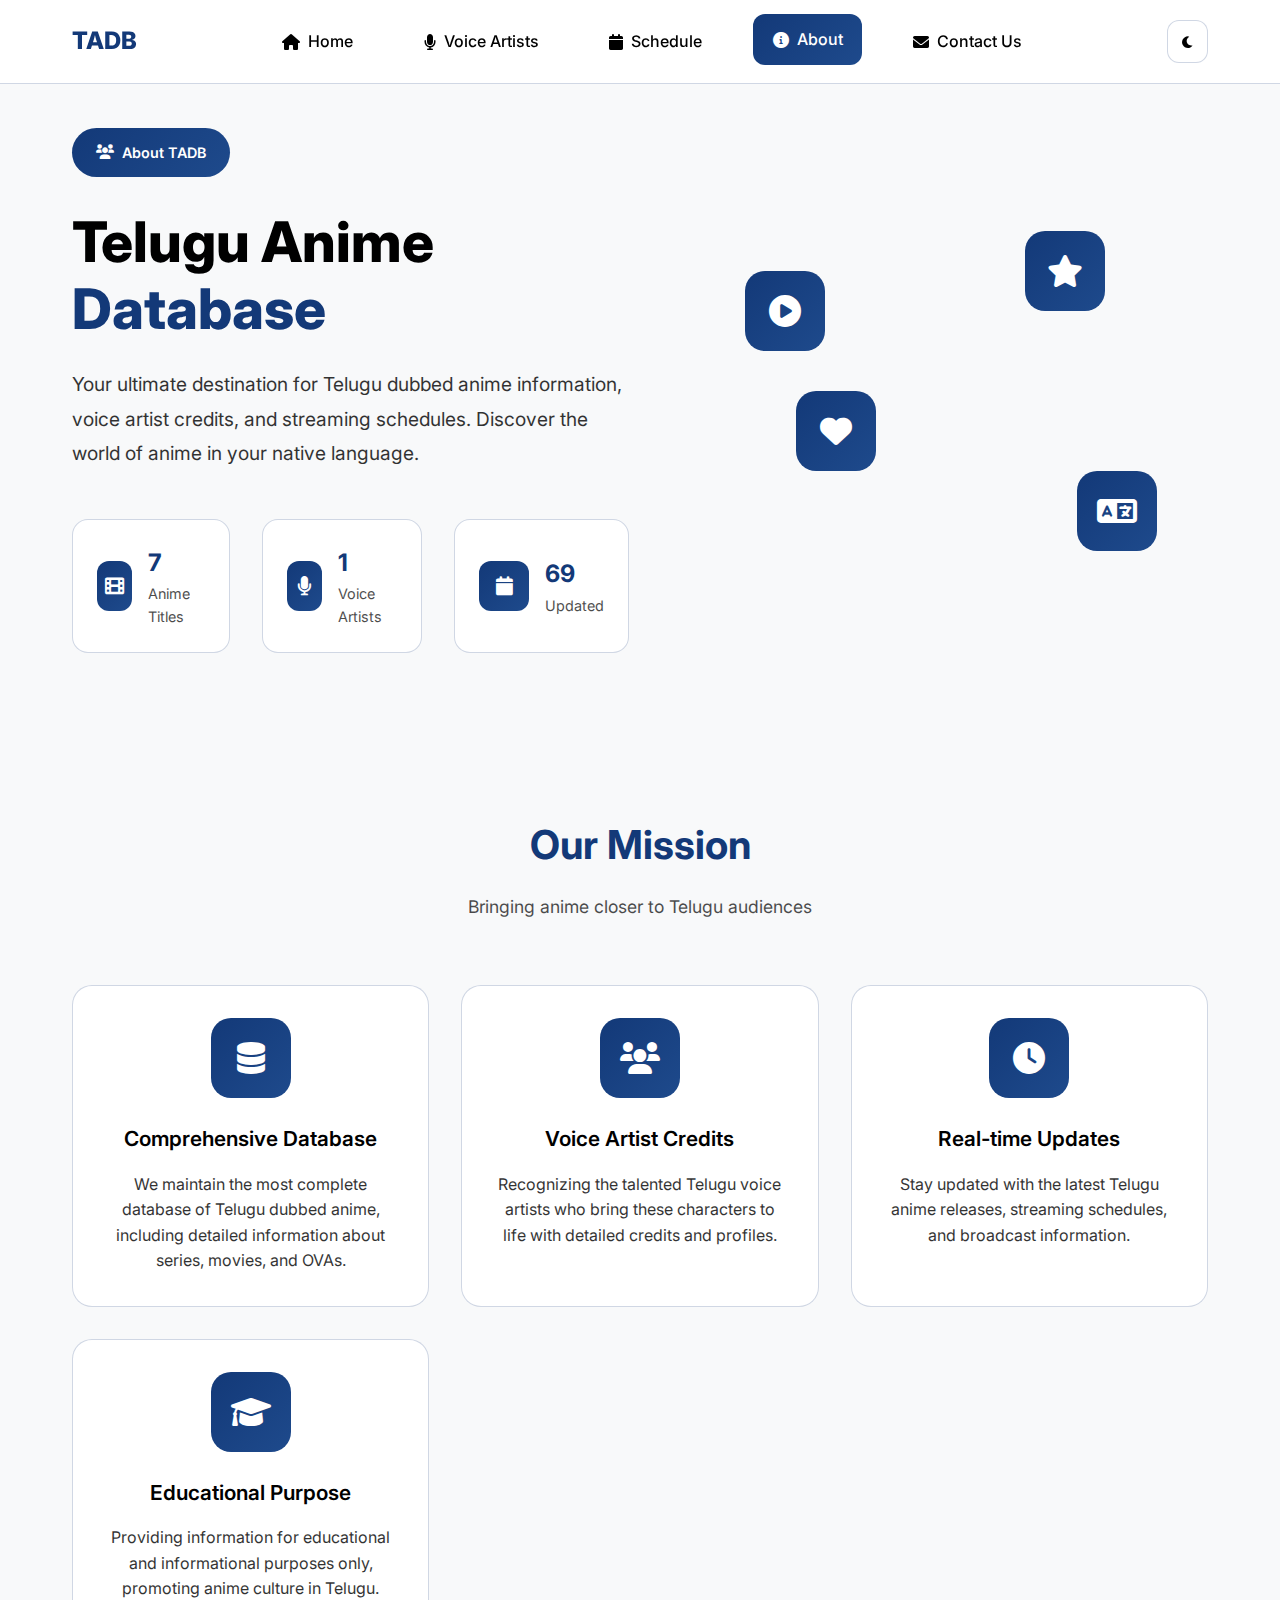
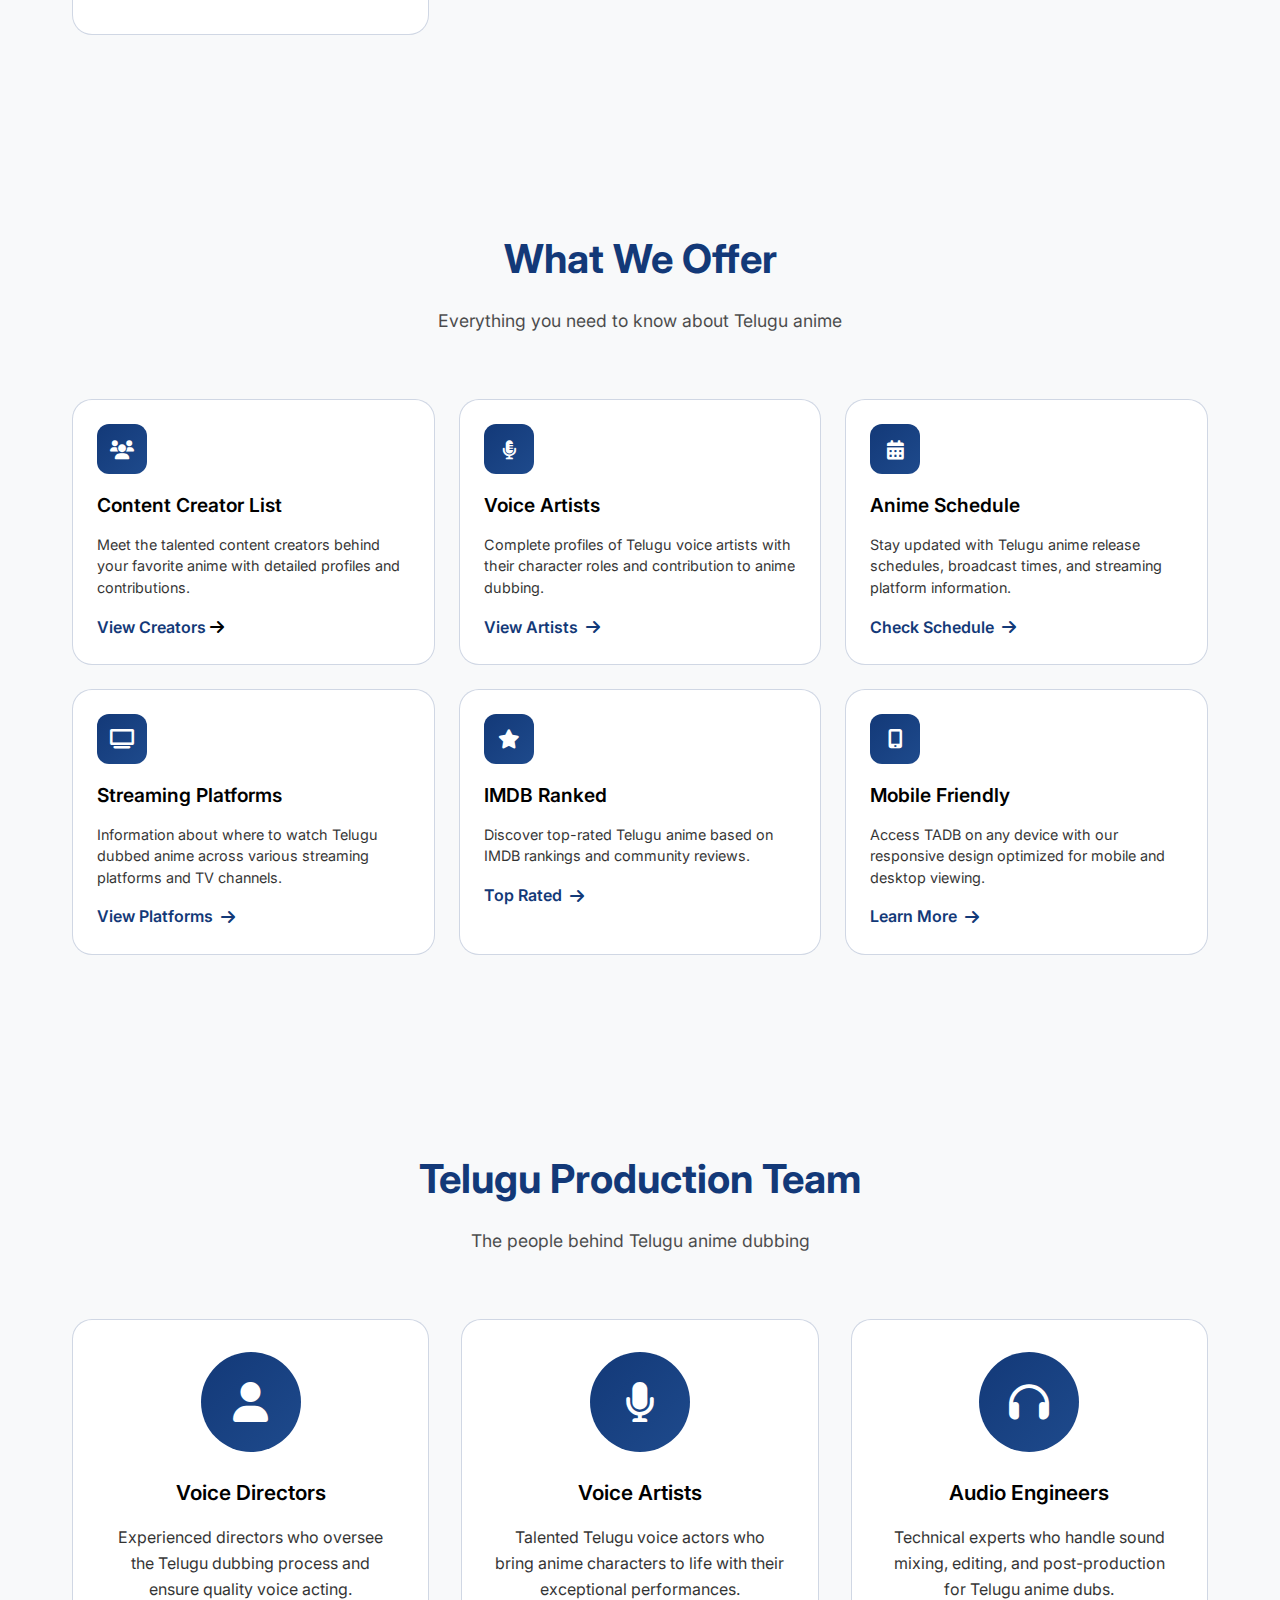
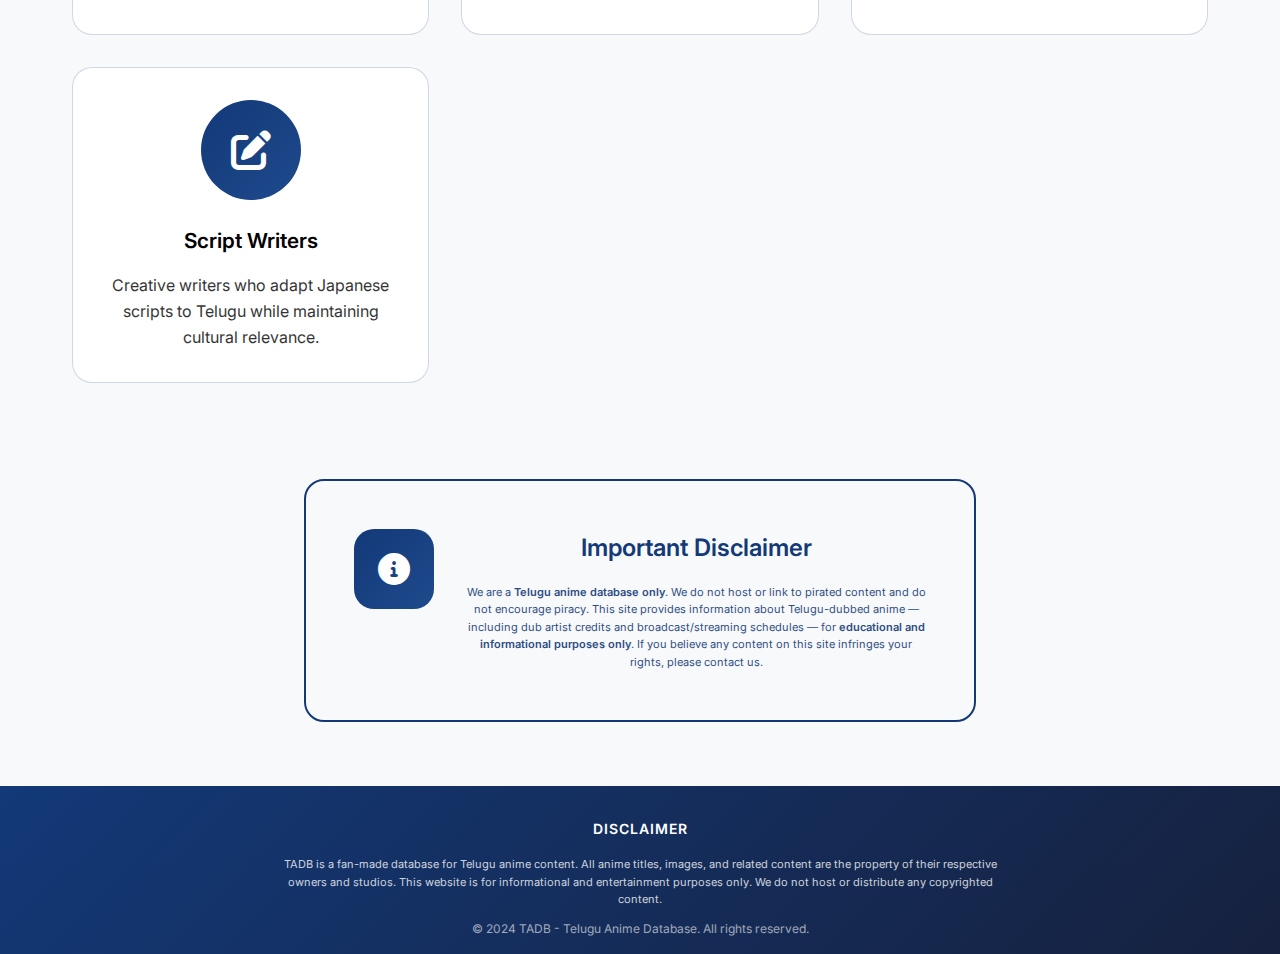
<file: about-us.html>
<!DOCTYPE html>
<html lang="en">

<head>
    <meta charset="UTF-8">
    <meta name="viewport" content="width=device-width, initial-scale=1.0">
    <title>About Us - TADB - Telugu Anime Database</title>
    <link rel="stylesheet" href="about-us-styles.css">
    <link href="https://cdnjs.cloudflare.com/ajax/libs/font-awesome/6.0.0/css/all.min.css" rel="stylesheet">
    <link rel="preconnect" href="https://fonts.googleapis.com">
    <link rel="preconnect" href="https://fonts.gstatic.com" crossorigin>
    <link href="https://fonts.googleapis.com/css2?family=Inter:wght@300;400;500;600;700;800&display=swap" rel="stylesheet">
    <style>
        /* Font loading optimization */
        @font-face {
            font-family: 'Inter';
            font-display: swap;
        }
    </style>
</head>

<body>
    <!-- Navigation -->
    <nav class="navbar">
        <div class="nav-container">
            <div class="nav-left">
                <button class="menu-toggle" id="menuToggle">
                    <i class="fas fa-bars"></i>
                </button>
                <a href="index.html" class="logo">TADB</a>
            </div>

            <div class="nav-center desktop-nav">
                <a href="index.html" class="nav-link">
                    <i class="fas fa-home nav-icon"></i>
                    <span>Home</span>
                </a>
                <a href="voice-artists-real.html" class="nav-link">
                    <i class="fas fa-microphone nav-icon"></i>
                    <span>Voice Artists</span>
                </a>
                <a href="anime-schedule.html" class="nav-link">
                    <i class="fas fa-calendar nav-icon"></i>
                    <span>Schedule</span>
                </a>
                <a href="about-us.html" class="nav-link active">
                    <i class="fas fa-info-circle nav-icon"></i>
                    <span>About</span>
                </a>
                <a href="contact-us.html" class="nav-link">
                    <i class="fas fa-envelope nav-icon"></i>
                    <span>Contact Us</span>
                </a>
            </div>

            <div class="nav-right">
                <button class="theme-toggle" id="themeToggle">
                    <i class="fas fa-moon"></i>
                </button>
            </div>
        </div>

        <!-- Mobile Menu -->
        <div class="mobile-menu" id="mobileMenu">
            <a href="index.html" class="mobile-nav-link">
                <i class="fas fa-home mobile-nav-icon"></i>
                <span>Home</span>
            </a>
            <a href="voice-artists-real.html" class="mobile-nav-link">
                <i class="fas fa-microphone mobile-nav-icon"></i>
                <span>Voice Artists</span>
            </a>
            <a href="anime-schedule.html" class="mobile-nav-link">
                <i class="fas fa-calendar mobile-nav-icon"></i>
                <span>Schedule</span>
            </a>
            <a href="about-us.html" class="mobile-nav-link active">
                <i class="fas fa-info-circle mobile-nav-icon"></i>
                <span>About</span>
            </a>
            <a href="contact-us.html" class="mobile-nav-link">
                <i class="fas fa-envelope mobile-nav-icon"></i>
                <span>Contact Us</span>
            </a>
        </div>
    </nav>

    <!-- Hero Section -->
    <section class="about-hero">
        <div class="hero-container">
            <div class="hero-content">
                <div class="hero-badge">
                    <i class="fas fa-users"></i>
                    <span>About TADB</span>
                </div>
                <h1 class="hero-title">
                    Telugu Anime
                    <span class="hero-highlight">Database</span>
                </h1>
                <p class="hero-description">
                    Your ultimate destination for Telugu dubbed anime information, voice artist credits, 
                    and streaming schedules. Discover the world of anime in your native language.
                </p>
                <div class="hero-stats">
                    <div class="stat-card">
                        <div class="stat-icon">
                            <i class="fas fa-film"></i>
                        </div>
                        <div class="stat-info">
                            <span class="stat-number" id="totalPosts">25</span>
                            <span class="stat-label">Anime Titles</span>
                        </div>
                    </div>
                    <div class="stat-card">
                        <div class="stat-icon">
                            <i class="fas fa-microphone"></i>
                        </div>
                        <div class="stat-info">
                            <span class="stat-number" id="totalArtists">5</span>
                            <span class="stat-label">Voice Artists</span>
                        </div>
                    </div>
                    <div class="stat-card">
                        <div class="stat-icon">
                            <i class="fas fa-calendar"></i>
                        </div>
                        <div class="stat-info">
                            <span class="stat-number">24/7</span>
                            <span class="stat-label">Updated</span>
                        </div>
                    </div>
                </div>
            </div>
            <div class="hero-visual">
                <div class="floating-elements">
                    <div class="float-element element-1">
                        <i class="fas fa-play-circle"></i>
                    </div>
                    <div class="float-element element-2">
                        <i class="fas fa-star"></i>
                    </div>
                    <div class="float-element element-3">
                        <i class="fas fa-heart"></i>
                    </div>
                    <div class="float-element element-4">
                        <i class="fas fa-language"></i>
                    </div>
                </div>
            </div>
        </div>
    </section>

    <!-- Mission Section -->
    <section class="mission-section">
        <div class="container">
            <div class="section-header">
                <h2 class="section-title">Our Mission</h2>
                <p class="section-subtitle">Bringing anime closer to Telugu audiences</p>
            </div>
            <div class="mission-grid">
                <div class="mission-card">
                    <div class="mission-icon">
                        <i class="fas fa-database"></i>
                    </div>
                    <h3>Comprehensive Database</h3>
                    <p>We maintain the most complete database of Telugu dubbed anime, including detailed information about series, movies, and OVAs.</p>
                </div>
                <div class="mission-card">
                    <div class="mission-icon">
                        <i class="fas fa-users"></i>
                    </div>
                    <h3>Voice Artist Credits</h3>
                    <p>Recognizing the talented Telugu voice artists who bring these characters to life with detailed credits and profiles.</p>
                </div>
                <div class="mission-card">
                    <div class="mission-icon">
                        <i class="fas fa-clock"></i>
                    </div>
                    <h3>Real-time Updates</h3>
                    <p>Stay updated with the latest Telugu anime releases, streaming schedules, and broadcast information.</p>
                </div>
                <div class="mission-card">
                    <div class="mission-icon">
                        <i class="fas fa-graduation-cap"></i>
                    </div>
                    <h3>Educational Purpose</h3>
                    <p>Providing information for educational and informational purposes only, promoting anime culture in Telugu.</p>
                </div>
            </div>
        </div>
    </section>

    <!-- Features Section -->
    <section class="features-section">
        <div class="container">
            <div class="section-header">
                <h2 class="section-title">What We Offer</h2>
                <p class="section-subtitle">Everything you need to know about Telugu anime</p>
            </div>
            <div class="features-grid">
                <div class="feature-item">
                    <div class="feature-content">
                        <div class="feature-icon">
                            <i class="fas fa-users"></i>
                        </div>
                        <h3>Content Creator List</h3>
                        <p>Meet the talented content creators behind your favorite anime with detailed profiles and contributions.</p>
                        <a href="content-creators.html" class="feature-link">
                            <span>View Creators</a><span>
                            <i class="fas fa-arrow-right"></i>
                        </a>
                    </div>
                </div>
                <div class="feature-item">
                    <div class="feature-content">
                        <div class="feature-icon">
                            <i class="fas fa-microphone-alt"></i>
                        </div>
                        <h3>Voice Artists</h3>
                        <p>Complete profiles of Telugu voice artists with their character roles and contribution to anime dubbing.</p>
                        <a href="voice-artists-real.html" class="feature-link">
                            <span>View Artists</span>
                            <i class="fas fa-arrow-right"></i>
                        </a>
                    </div>
                </div>
                <div class="feature-item">
                    <div class="feature-content">
                        <div class="feature-icon">
                            <i class="fas fa-calendar-alt"></i>
                        </div>
                        <h3>Anime Schedule</h3>
                        <p>Stay updated with Telugu anime release schedules, broadcast times, and streaming platform information.</p>
                        <a href="anime-schedule.html" class="feature-link">
                            <span>Check Schedule</span>
                            <i class="fas fa-arrow-right"></i>
                        </a>
                    </div>
                </div>
                <div class="feature-item">
                    <div class="feature-content">
                        <div class="feature-icon">
                            <i class="fas fa-tv"></i>
                        </div>
                        <h3>Streaming Platforms</h3>
                        <p>Information about where to watch Telugu dubbed anime across various streaming platforms and TV channels.</p>
                        <a href="#" class="feature-link">
                            <span>View Platforms</span>
                            <i class="fas fa-arrow-right"></i>
                        </a>
                    </div>
                </div>
                <div class="feature-item">
                    <div class="feature-content">
                        <div class="feature-icon">
                            <i class="fas fa-star"></i>
                        </div>
                        <h3>IMDB Ranked</h3>
                        <p>Discover top-rated Telugu anime based on IMDB rankings and community reviews.</p>
                        <a href="#" class="feature-link">
                            <span>Top Rated</span>
                            <i class="fas fa-arrow-right"></i>
                        </a>
                    </div>
                </div>
                <div class="feature-item">
                    <div class="feature-content">
                        <div class="feature-icon">
                            <i class="fas fa-mobile-alt"></i>
                        </div>
                        <h3>Mobile Friendly</h3>
                        <p>Access TADB on any device with our responsive design optimized for mobile and desktop viewing.</p>
                        <a href="#" class="feature-link">
                            <span>Learn More</span>
                            <i class="fas fa-arrow-right"></i>
                        </a>
                    </div>
                </div>
            </div>
        </div>
    </section>

    <!-- Team Section -->
    <section class="team-section">
        <div class="container">
            <div class="section-header">
                <h2 class="section-title">Telugu Production Team</h2>
                <p class="section-subtitle">The people behind Telugu anime dubbing</p>
            </div>
            <div class="team-grid">
                <div class="team-card">
                    <div class="team-avatar">
                        <i class="fas fa-user"></i>
                    </div>
                    <div class="team-info">
                        <h3>Voice Directors</h3>
                        <p>Experienced directors who oversee the Telugu dubbing process and ensure quality voice acting.</p>
                    </div>
                </div>
                <div class="team-card">
                    <div class="team-avatar">
                        <i class="fas fa-microphone"></i>
                    </div>
                    <div class="team-info">
                        <h3>Voice Artists</h3>
                        <p>Talented Telugu voice actors who bring anime characters to life with their exceptional performances.</p>
                    </div>
                </div>
                <div class="team-card">
                    <div class="team-avatar">
                        <i class="fas fa-headphones"></i>
                    </div>
                    <div class="team-info">
                        <h3>Audio Engineers</h3>
                        <p>Technical experts who handle sound mixing, editing, and post-production for Telugu anime dubs.</p>
                    </div>
                </div>
                <div class="team-card">
                    <div class="team-avatar">
                        <i class="fas fa-edit"></i>
                    </div>
                    <div class="team-info">
                        <h3>Script Writers</h3>
                        <p>Creative writers who adapt Japanese scripts to Telugu while maintaining cultural relevance.</p>
                    </div>
                </div>
            </div>
        </div>
    </section>

    <!-- Disclaimer Section -->
    <section class="disclaimer-section">
        <div class="container">
            <div class="disclaimer-card">
                <div class="disclaimer-icon">
                    <i class="fas fa-info-circle"></i>
                </div>
                <div class="disclaimer-content">
                    <h3>Important Disclaimer</h3>
                    <p>
                        We are a <span class="highlight">Telugu anime database only</span>. We do not host or link to 
                        pirated content and do not encourage piracy. This site provides information about Telugu-dubbed anime 
                        — including dub artist credits and broadcast/streaming schedules — for 
                        <span class="highlight">educational and informational purposes only</span>. 
                        If you believe any content on this site infringes your rights, please contact us.
                    </p>
                </div>
            </div>
        </div>
    </section>

    <!-- Footer -->
    <footer class="footer">
        <div class="disclaimer-section">
            <h4>Disclaimer</h4>
            <p>TADB is a fan-made database for Telugu anime content. All anime titles, images, and related content are
                the property of their respective owners and studios. This website is for informational and entertainment
                purposes only. We do not host or distribute any copyrighted content.</p>
        </div>
        <div class="footer-bottom">
            <p>&copy; 2024 TADB - Telugu Anime Database. All rights reserved.</p>
        </div>
    </footer>

    <script src="theme-manager.js"></script>
    <script src="about-us-script.js"></script>
</body>

</html>
</file>
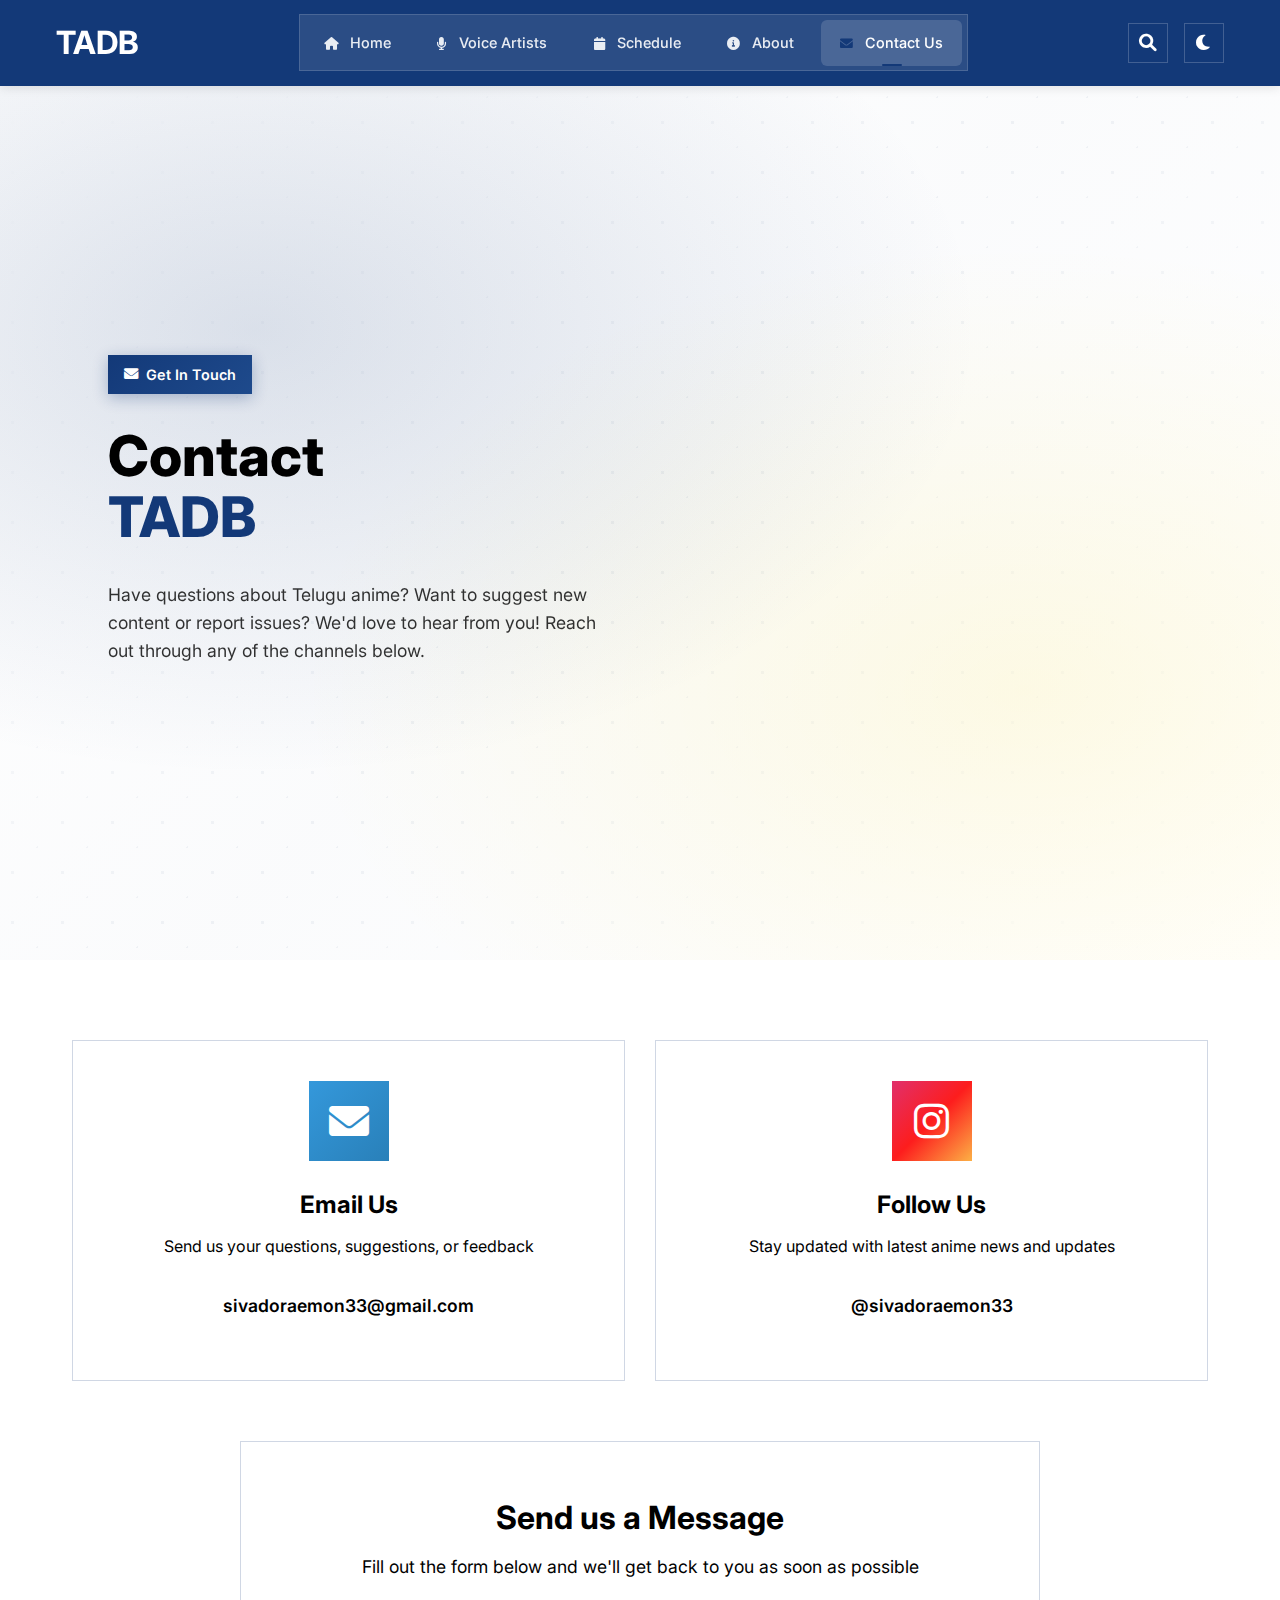
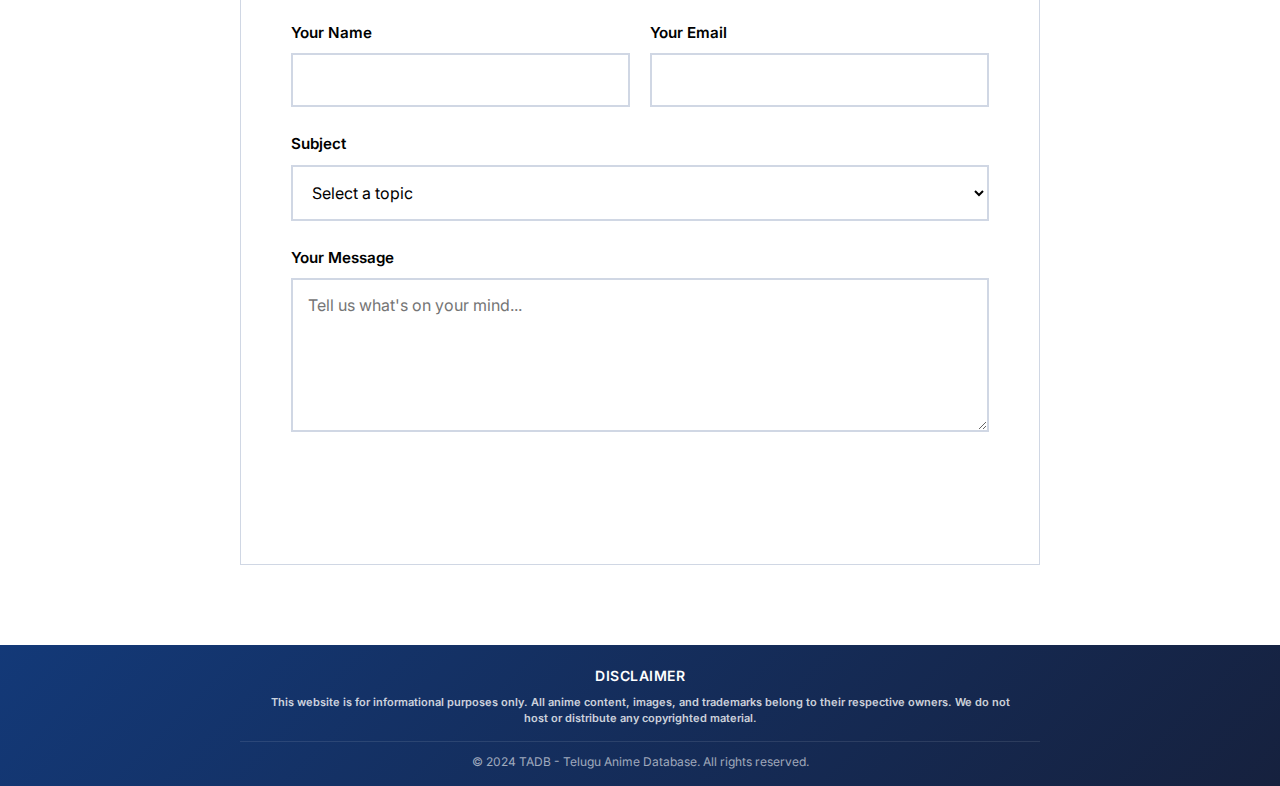
<file: contact-us.html>
<!DOCTYPE html>
<html lang="en">

<head>
    <meta charset="UTF-8">
    <meta name="viewport" content="width=device-width, initial-scale=1.0">
    <title>Contact Us - TADB</title>
    <link rel="preconnect" href="https://fonts.googleapis.com">
    <link rel="preconnect" href="https://fonts.gstatic.com" crossorigin>
    <link href="https://fonts.googleapis.com/css2?family=Inter:wght@300;400;500;600;700;800&display=swap" rel="stylesheet">
    <link rel="stylesheet" href="contact-us-styles.css">
    <link href="https://cdnjs.cloudflare.com/ajax/libs/font-awesome/6.0.0/css/all.min.css" rel="stylesheet">
</head>

<body>
    <!-- Navigation -->
    <nav class="navbar">
        <div class="nav-container">
            <div class="nav-left">
                <button class="menu-toggle" id="menuToggle">
                    <i class="fas fa-bars"></i>
                </button>
                <a href="index.html" class="logo">TADB</a>
            </div>

            <div class="nav-center desktop-nav">
                <a href="index.html" class="nav-link">
                    <i class="fas fa-home nav-icon"></i>
                    <span>Home</span>
                </a>
                <a href="voice-artists-real.html" class="nav-link">
                    <i class="fas fa-microphone nav-icon"></i>
                    <span>Voice Artists</span>
                </a>
                <a href="anime-schedule.html" class="nav-link">
                    <i class="fas fa-calendar nav-icon"></i>
                    <span>Schedule</span>
                </a>
                <a href="about-us.html" class="nav-link">
                    <i class="fas fa-info-circle nav-icon"></i>
                    <span>About</span>
                </a>
                <a href="contact-us.html" class="nav-link active">
                    <i class="fas fa-envelope nav-icon"></i>
                    <span>Contact Us</span>
                </a>
            </div>

            <div class="nav-right">
                <button class="search-toggle" id="searchToggle">
                    <i class="fas fa-search"></i>
                </button>
                <button class="theme-toggle" id="themeToggle">
                    <i class="fas fa-moon"></i>
                </button>
            </div>
        </div>

        <!-- Mobile Menu -->
        <div class="mobile-menu" id="mobileMenu">
            <a href="index.html" class="mobile-nav-link">
                <i class="fas fa-home mobile-nav-icon"></i>
                <span>Home</span>
            </a>
            <a href="voice-artists-real.html" class="mobile-nav-link">
                <i class="fas fa-microphone mobile-nav-icon"></i>
                <span>Voice Artists</span>
            </a>
            <a href="anime-schedule.html" class="mobile-nav-link">
                <i class="fas fa-calendar mobile-nav-icon"></i>
                <span>Schedule</span>
            </a>
            <a href="about-us.html" class="mobile-nav-link">
                <i class="fas fa-info-circle mobile-nav-icon"></i>
                <span>About</span>
            </a>
            <a href="contact-us.html" class="mobile-nav-link active">
                <i class="fas fa-envelope mobile-nav-icon"></i>
                <span>Contact Us</span>
            </a>
        </div>

        <!-- Search Box -->
        <div class="search-box" id="searchBox">
            <div class="search-container">
                <input type="text" placeholder="Search..." class="search-input">
                <i class="fas fa-search search-icon"></i>
                <button class="search-btn">
                    <i class="fas fa-search"></i>
                </button>
            </div>
        </div>
    </nav>

    <!-- Hero Section -->
    <section class="hero">
        <div class="hero-background">
            <div class="hero-pattern"></div>
            <div class="hero-gradient"></div>
        </div>
        <div class="hero-container">
            <div class="hero-content">
                <div class="hero-badge">
                    <i class="fas fa-envelope"></i>
                    <span>Get In Touch</span>
                </div>
                <h1 class="hero-title">
                    Contact
                    <span class="hero-highlight">TADB</span>
                </h1>
                <p class="hero-description">
                    Have questions about Telugu anime? Want to suggest new content or report issues? 
                    We'd love to hear from you! Reach out through any of the channels below.
                </p>
            </div>
        </div>
    </section>

    <!-- Contact Section -->
    <section class="contact-section">
        <div class="contact-container">
            <div class="contact-grid">
                <!-- Contact Cards -->
                <div class="contact-card email-card">
                    <div class="contact-icon">
                        <i class="fas fa-envelope"></i>
                    </div>
                    <div class="contact-info">
                        <h3>Email Us</h3>
                        <p>Send us your questions, suggestions, or feedback</p>
                        <a href="mailto:sivadoraemon33@gmail.com" class="contact-link">
                            sivadoraemon33@gmail.com
                        </a>
                    </div>
                </div>

                <div class="contact-card instagram-card">
                    <div class="contact-icon">
                        <i class="fab fa-instagram"></i>
                    </div>
                    <div class="contact-info">
                        <h3>Follow Us</h3>
                        <p>Stay updated with latest anime news and updates</p>
                        <a href="https://instagram.com/sivadoraemon33" target="_blank" class="contact-link">
                            @sivadoraemon33
                        </a>
                    </div>
                </div>
            </div>

            <!-- Contact Form -->
            <div class="contact-form-section">
                <div class="form-header">
                    <h2>Send us a Message</h2>
                    <p>Fill out the form below and we'll get back to you as soon as possible</p>
                </div>
                
                <form class="contact-form" id="contactForm">
                    <div class="form-row">
                        <div class="form-group">
                            <label for="name">Your Name</label>
                            <input type="text" id="name" name="name" required>
                        </div>
                        <div class="form-group">
                            <label for="email">Your Email</label>
                            <input type="email" id="email" name="email" required>
                        </div>
                    </div>
                    
                    <div class="form-group">
                        <label for="subject">Subject</label>
                        <select id="subject" name="subject" required>
                            <option value="">Select a topic</option>
                            <option value="general">General Inquiry</option>
                            <option value="suggestion">Content Suggestion</option>
                            <option value="bug">Report a Bug</option>
                            <option value="feedback">Feedback</option>
                            <option value="other">Other</option>
                        </select>
                    </div>
                    
                    <div class="form-group">
                        <label for="message">Your Message</label>
                        <textarea id="message" name="message" rows="6" required placeholder="Tell us what's on your mind..."></textarea>
                    </div>
                    
                    <button type="submit" class="submit-btn">
                        <i class="fas fa-paper-plane"></i>
                        Send Message
                    </button>
                </form>
            </div>
        </div>
    </section>

    <!-- Footer -->
    <footer class="footer">
        <div class="disclaimer-section">
            <h4>Disclaimer</h4>
            <p>This website is for informational purposes only. All anime content, images, and trademarks belong to their respective owners. We do not host or distribute any copyrighted material.</p>
        </div>
        <div class="footer-bottom">
            <p>&copy; 2024 TADB - Telugu Anime Database. All rights reserved.</p>
        </div>
    </footer>

    <script src="theme-manager.js"></script>
    <script src="contact-us-script.js"></script>
</body>

</html>
</file>
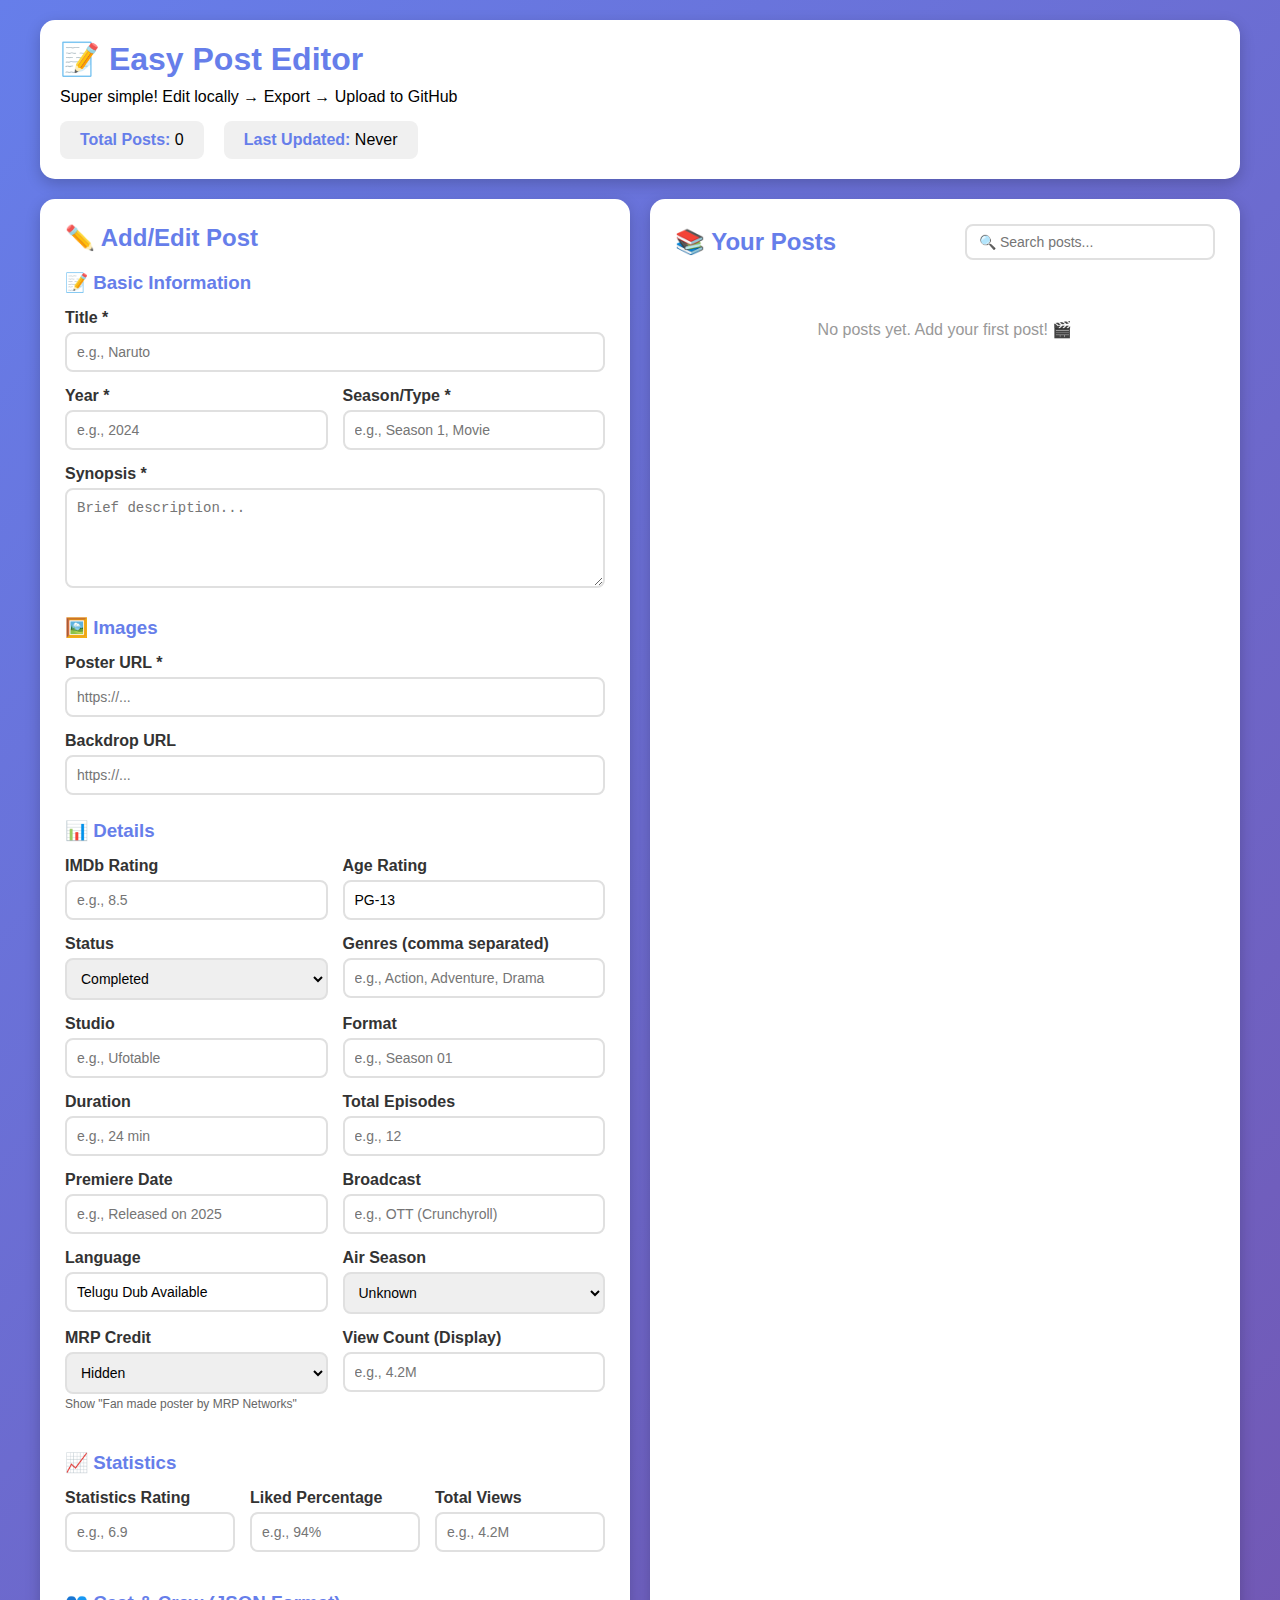
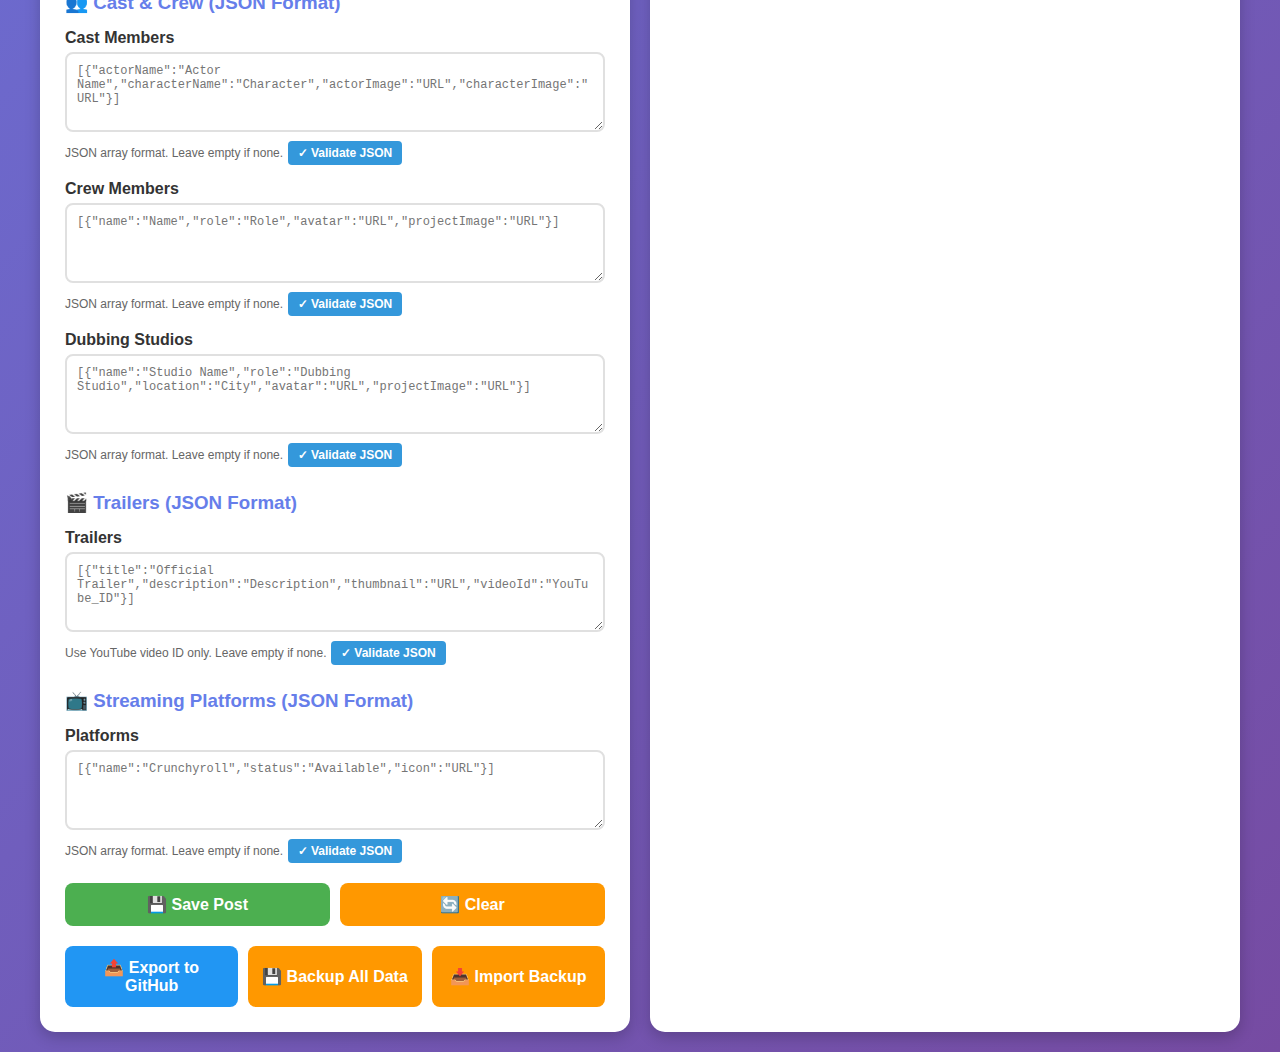
<file: easy-post-editor.html>
<!DOCTYPE html>
<html lang="en">
<head>
    <meta charset="UTF-8">
    <meta name="viewport" content="width=device-width, initial-scale=1.0">
    <title>📝 Easy Post Editor</title>
    <style>
        * {
            margin: 0;
            padding: 0;
            box-sizing: border-box;
        }

        body {
            font-family: 'Segoe UI', Tahoma, Geneva, Verdana, sans-serif;
            background: linear-gradient(135deg, #667eea 0%, #764ba2 100%);
            min-height: 100vh;
            padding: 20px;
        }

        .container {
            max-width: 1200px;
            margin: 0 auto;
        }

        .header {
            background: white;
            padding: 20px;
            border-radius: 15px;
            margin-bottom: 20px;
            box-shadow: 0 5px 15px rgba(0,0,0,0.2);
        }

        .header h1 {
            color: #667eea;
            margin-bottom: 10px;
        }

        .stats {
            display: flex;
            gap: 20px;
            margin-top: 15px;
        }

        .stat-box {
            background: #f0f0f0;
            padding: 10px 20px;
            border-radius: 8px;
        }

        .stat-box strong {
            color: #667eea;
        }

        .main-content {
            display: grid;
            grid-template-columns: 1fr 1fr;
            gap: 20px;
        }

        .editor-section, .posts-section {
            background: white;
            padding: 25px;
            border-radius: 15px;
            box-shadow: 0 5px 15px rgba(0,0,0,0.2);
        }

        h2 {
            color: #667eea;
            margin-bottom: 20px;
            display: flex;
            align-items: center;
            gap: 10px;
        }

        .form-group {
            margin-bottom: 15px;
        }

        label {
            display: block;
            margin-bottom: 5px;
            color: #333;
            font-weight: 600;
        }

        input, textarea, select {
            width: 100%;
            padding: 10px;
            border: 2px solid #e0e0e0;
            border-radius: 8px;
            font-size: 14px;
            transition: border 0.3s;
        }

        input:focus, textarea:focus, select:focus {
            outline: none;
            border-color: #667eea;
        }

        textarea {
            resize: vertical;
            min-height: 80px;
        }

        .button-group {
            display: flex;
            gap: 10px;
            margin-top: 20px;
        }

        button {
            flex: 1;
            padding: 12px;
            border: none;
            border-radius: 8px;
            font-size: 16px;
            font-weight: 600;
            cursor: pointer;
            transition: transform 0.2s, box-shadow 0.2s;
        }

        button:hover {
            transform: translateY(-2px);
            box-shadow: 0 5px 15px rgba(0,0,0,0.2);
        }

        .btn-save {
            background: #4CAF50;
            color: white;
        }

        .btn-export {
            background: #2196F3;
            color: white;
        }

        .btn-clear {
            background: #ff9800;
            color: white;
        }

        .post-item {
            background: #f9f9f9;
            padding: 15px;
            border-radius: 8px;
            margin-bottom: 15px;
            border-left: 4px solid #667eea;
        }

        .post-header {
            display: flex;
            justify-content: space-between;
            align-items: start;
            margin-bottom: 10px;
        }

        .post-title {
            font-weight: 600;
            color: #333;
            font-size: 16px;
        }

        .post-actions {
            display: flex;
            gap: 5px;
        }

        .btn-small {
            padding: 5px 10px;
            font-size: 12px;
            border-radius: 5px;
            border: none;
            cursor: pointer;
        }

        .btn-edit {
            background: #2196F3;
            color: white;
        }

        .btn-delete {
            background: #f44336;
            color: white;
        }

        .post-info {
            font-size: 13px;
            color: #666;
            margin-top: 5px;
        }

        .empty-state {
            text-align: center;
            padding: 40px;
            color: #999;
        }

        .success-message {
            background: #4CAF50;
            color: white;
            padding: 15px;
            border-radius: 8px;
            margin-bottom: 20px;
            display: none;
        }

        @media (max-width: 768px) {
            .main-content {
                grid-template-columns: 1fr;
            }
        }
    </style>
</head>
<body>
    <div class="container">
        <!-- Header -->
        <div class="header">
            <h1>📝 Easy Post Editor</h1>
            <p>Super simple! Edit locally → Export → Upload to GitHub</p>
            <div class="stats">
                <div class="stat-box">
                    <strong>Total Posts:</strong> <span id="totalPosts">0</span>
                </div>
                <div class="stat-box">
                    <strong>Last Updated:</strong> <span id="lastUpdated">Never</span>
                </div>
            </div>
        </div>

        <!-- Success Message -->
        <div class="success-message" id="successMessage"></div>

        <!-- Main Content -->
        <div class="main-content">
            <!-- Editor Section -->
            <div class="editor-section">
                <h2>✏️ Add/Edit Post</h2>
                
                <form id="postForm">
                    <input type="hidden" id="editingId">
                    
                    <!-- Basic Info -->
                    <h3 style="color: #667eea; margin-bottom: 15px;">📝 Basic Information</h3>
                    
                    <div class="form-group">
                        <label>Title *</label>
                        <input type="text" id="title" required placeholder="e.g., Naruto">
                    </div>

                    <div style="display: grid; grid-template-columns: 1fr 1fr; gap: 15px;">
                        <div class="form-group">
                            <label>Year *</label>
                            <input type="text" id="year" required placeholder="e.g., 2024">
                        </div>
                        
                        <div class="form-group">
                            <label>Season/Type *</label>
                            <input type="text" id="season" required placeholder="e.g., Season 1, Movie">
                        </div>
                    </div>

                    <div class="form-group">
                        <label>Synopsis *</label>
                        <textarea id="synopsis" required placeholder="Brief description..." style="min-height: 100px;"></textarea>
                    </div>

                    <!-- Images -->
                    <h3 style="color: #667eea; margin: 25px 0 15px;">🖼️ Images</h3>
                    
                    <div class="form-group">
                        <label>Poster URL *</label>
                        <input type="url" id="poster" required placeholder="https://...">
                    </div>

                    <div class="form-group">
                        <label>Backdrop URL</label>
                        <input type="url" id="backdrop" placeholder="https://...">
                    </div>

                    <!-- Details -->
                    <h3 style="color: #667eea; margin: 25px 0 15px;">📊 Details</h3>
                    
                    <div style="display: grid; grid-template-columns: 1fr 1fr; gap: 15px;">
                        <div class="form-group">
                            <label>IMDb Rating</label>
                            <input type="text" id="rating" placeholder="e.g., 8.5">
                        </div>
                        
                        <div class="form-group">
                            <label>Age Rating</label>
                            <input type="text" id="ageRating" placeholder="e.g., PG-13" value="PG-13">
                        </div>
                    </div>

                    <div style="display: grid; grid-template-columns: 1fr 1fr; gap: 15px;">
                        <div class="form-group">
                            <label>Status</label>
                            <select id="status">
                                <option value="Completed">Completed</option>
                                <option value="Ongoing">Ongoing</option>
                                <option value="Upcoming">Upcoming</option>
                                <option value="Cancelled">Cancelled</option>
                            </select>
                        </div>
                        
                        <div class="form-group">
                            <label>Genres (comma separated)</label>
                            <input type="text" id="genres" placeholder="e.g., Action, Adventure, Drama">
                        </div>
                    </div>

                    <div style="display: grid; grid-template-columns: 1fr 1fr; gap: 15px;">
                        <div class="form-group">
                            <label>Studio</label>
                            <input type="text" id="studio" placeholder="e.g., Ufotable">
                        </div>
                        
                        <div class="form-group">
                            <label>Format</label>
                            <input type="text" id="format" placeholder="e.g., Season 01">
                        </div>
                    </div>

                    <div style="display: grid; grid-template-columns: 1fr 1fr; gap: 15px;">
                        <div class="form-group">
                            <label>Duration</label>
                            <input type="text" id="duration" placeholder="e.g., 24 min">
                        </div>
                        
                        <div class="form-group">
                            <label>Total Episodes</label>
                            <input type="text" id="totalEpisodes" placeholder="e.g., 12">
                        </div>
                    </div>

                    <div style="display: grid; grid-template-columns: 1fr 1fr; gap: 15px;">
                        <div class="form-group">
                            <label>Premiere Date</label>
                            <input type="text" id="premiereDate" placeholder="e.g., Released on 2025">
                        </div>
                        
                        <div class="form-group">
                            <label>Broadcast</label>
                            <input type="text" id="broadcast" placeholder="e.g., OTT (Crunchyroll)">
                        </div>
                    </div>

                    <div style="display: grid; grid-template-columns: 1fr 1fr; gap: 15px;">
                        <div class="form-group">
                            <label>Language</label>
                            <input type="text" id="language" placeholder="e.g., Telugu Dub Available" value="Telugu Dub Available">
                        </div>
                        
                        <div class="form-group">
                            <label>Air Season</label>
                            <select id="airSeason">
                                <option value="Winter">Winter</option>
                                <option value="Spring">Spring</option>
                                <option value="Summer">Summer</option>
                                <option value="Fall">Fall</option>
                                <option value="Unknown" selected>Unknown</option>
                            </select>
                        </div>
                    </div>

                    <div style="display: grid; grid-template-columns: 1fr 1fr; gap: 15px;">
                        <div class="form-group">
                            <label>MRP Credit</label>
                            <select id="mrp">
                                <option value="none" selected>Hidden</option>
                                <option value="Visible">Visible</option>
                            </select>
                            <small style="color: #666; font-size: 12px;">Show "Fan made poster by MRP Networks"</small>
                        </div>
                        
                        <div class="form-group">
                            <label>View Count (Display)</label>
                            <input type="text" id="viewCount" placeholder="e.g., 4.2M">
                        </div>
                    </div>

                    <!-- Statistics -->
                    <h3 style="color: #667eea; margin: 25px 0 15px;">📈 Statistics</h3>
                    
                    <div style="display: grid; grid-template-columns: 1fr 1fr 1fr; gap: 15px;">
                        <div class="form-group">
                            <label>Statistics Rating</label>
                            <input type="text" id="statRating" placeholder="e.g., 6.9">
                        </div>
                        
                        <div class="form-group">
                            <label>Liked Percentage</label>
                            <input type="text" id="likedPercentage" placeholder="e.g., 94%">
                        </div>
                        
                        <div class="form-group">
                            <label>Total Views</label>
                            <input type="text" id="totalViews" placeholder="e.g., 4.2M">
                        </div>
                    </div>

                    <!-- Cast & Crew -->
                    <h3 style="color: #667eea; margin: 25px 0 15px;">👥 Cast & Crew (JSON Format)</h3>
                    
                    <div class="form-group">
                        <label>Cast Members</label>
                        <textarea id="castData" placeholder='[{"actorName":"Actor Name","characterName":"Character","actorImage":"URL","characterImage":"URL"}]' style="min-height: 80px; font-family: monospace; font-size: 12px;"></textarea>
                        <small style="color: #666; font-size: 12px;">JSON array format. Leave empty if none.</small>
                        <button type="button" onclick="validateJSON('castData')" style="margin-top: 5px; padding: 5px 10px; background: #3498db; color: white; border: none; border-radius: 4px; cursor: pointer; font-size: 12px;">✓ Validate JSON</button>
                    </div>

                    <div class="form-group">
                        <label>Crew Members</label>
                        <textarea id="crewData" placeholder='[{"name":"Name","role":"Role","avatar":"URL","projectImage":"URL"}]' style="min-height: 80px; font-family: monospace; font-size: 12px;"></textarea>
                        <small style="color: #666; font-size: 12px;">JSON array format. Leave empty if none.</small>
                        <button type="button" onclick="validateJSON('crewData')" style="margin-top: 5px; padding: 5px 10px; background: #3498db; color: white; border: none; border-radius: 4px; cursor: pointer; font-size: 12px;">✓ Validate JSON</button>
                    </div>

                    <div class="form-group">
                        <label>Dubbing Studios</label>
                        <textarea id="dubbingStudiosData" placeholder='[{"name":"Studio Name","role":"Dubbing Studio","location":"City","avatar":"URL","projectImage":"URL"}]' style="min-height: 80px; font-family: monospace; font-size: 12px;"></textarea>
                        <small style="color: #666; font-size: 12px;">JSON array format. Leave empty if none.</small>
                        <button type="button" onclick="validateJSON('dubbingStudiosData')" style="margin-top: 5px; padding: 5px 10px; background: #3498db; color: white; border: none; border-radius: 4px; cursor: pointer; font-size: 12px;">✓ Validate JSON</button>
                    </div>

                    <!-- Trailers -->
                    <h3 style="color: #667eea; margin: 25px 0 15px;">🎬 Trailers (JSON Format)</h3>
                    
                    <div class="form-group">
                        <label>Trailers</label>
                        <textarea id="trailersData" placeholder='[{"title":"Official Trailer","description":"Description","thumbnail":"URL","videoId":"YouTube_ID"}]' style="min-height: 80px; font-family: monospace; font-size: 12px;"></textarea>
                        <small style="color: #666; font-size: 12px;">Use YouTube video ID only. Leave empty if none.</small>
                        <button type="button" onclick="validateJSON('trailersData')" style="margin-top: 5px; padding: 5px 10px; background: #3498db; color: white; border: none; border-radius: 4px; cursor: pointer; font-size: 12px;">✓ Validate JSON</button>
                    </div>

                    <!-- Platforms -->
                    <h3 style="color: #667eea; margin: 25px 0 15px;">📺 Streaming Platforms (JSON Format)</h3>
                    
                    <div class="form-group">
                        <label>Platforms</label>
                        <textarea id="platformsData" placeholder='[{"name":"Crunchyroll","status":"Available","icon":"URL"}]' style="min-height: 80px; font-family: monospace; font-size: 12px;"></textarea>
                        <small style="color: #666; font-size: 12px;">JSON array format. Leave empty if none.</small>
                        <button type="button" onclick="validateJSON('platformsData')" style="margin-top: 5px; padding: 5px 10px; background: #3498db; color: white; border: none; border-radius: 4px; cursor: pointer; font-size: 12px;">✓ Validate JSON</button>
                    </div>

                    <div class="button-group">
                        <button type="submit" class="btn-save">💾 Save Post</button>
                        <button type="button" class="btn-clear" onclick="clearForm()">🔄 Clear</button>
                    </div>
                </form>

                <div class="button-group" style="margin-top: 20px;">
                    <button class="btn-export" onclick="exportPosts()">📤 Export to GitHub</button>
                    <button class="btn-clear" onclick="exportBackup()">💾 Backup All Data</button>
                    <button class="btn-clear" onclick="document.getElementById('importFile').click()">📥 Import Backup</button>
                </div>
                <input type="file" id="importFile" accept=".json" style="display: none;" onchange="importBackup(event)">
            </div>

            <!-- Posts List Section -->
            <div class="posts-section">
                <div style="display: flex; justify-content: space-between; align-items: center; margin-bottom: 20px; gap: 15px; flex-wrap: wrap;">
                    <h2 style="margin: 0;">📚 Your Posts</h2>
                    <input type="text" id="searchPosts" placeholder="🔍 Search posts..." style="padding: 8px 12px; border: 2px solid #e0e0e0; border-radius: 8px; width: 250px;">
                </div>
                <div id="postsCount" style="color: #666; font-size: 14px; margin-bottom: 15px;"></div>
                <div id="postsList"></div>
            </div>
        </div>
    </div>

    <script src="easy-posts-manager.js"></script>
    <script>
        // Load posts on page load
        window.addEventListener('DOMContentLoaded', () => {
            loadPosts();
            updateStats();
            
            // Setup search
            document.getElementById('searchPosts').addEventListener('input', (e) => {
                loadPosts(e.target.value);
            });
        });

        // Handle form submission
        document.getElementById('postForm').addEventListener('submit', (e) => {
            e.preventDefault();
            savePost();
        });

        function savePost() {
            const editingId = document.getElementById('editingId').value;
            
            // Helper function to parse JSON safely
            const parseJSON = (str) => {
                if (!str || str.trim() === '') return null;
                try {
                    return JSON.parse(str);
                } catch (e) {
                    return null;
                }
            };
            
            const post = {
                title: document.getElementById('title').value,
                year: document.getElementById('year').value,
                season: document.getElementById('season').value,
                synopsis: document.getElementById('synopsis').value,
                poster: document.getElementById('poster').value,
                backdrop: document.getElementById('backdrop').value || '',
                rating: document.getElementById('rating').value || '',
                ageRating: document.getElementById('ageRating').value || 'PG-13',
                status: document.getElementById('status').value || 'Completed',
                genres: document.getElementById('genres').value || '',
                studio: document.getElementById('studio').value || '',
                format: document.getElementById('format').value || '',
                duration: document.getElementById('duration').value || '',
                totalEpisodes: document.getElementById('totalEpisodes').value || '',
                premiereDate: document.getElementById('premiereDate').value || '',
                broadcast: document.getElementById('broadcast').value || '',
                language: document.getElementById('language').value || 'Telugu Dub Available',
                airSeason: document.getElementById('airSeason').value || 'Unknown',
                mrp: document.getElementById('mrp').value || 'none',
                viewCount: document.getElementById('viewCount').value || ''
            };

            // Add statistics if provided
            const statRating = document.getElementById('statRating').value;
            const likedPercentage = document.getElementById('likedPercentage').value;
            const totalViews = document.getElementById('totalViews').value;
            
            if (statRating || likedPercentage || totalViews) {
                post.statistics = {
                    rating: statRating || '',
                    likedPercentage: likedPercentage || '',
                    totalViews: totalViews || ''
                };
            }

            // Add cast, crew, dubbing studios, trailers, platforms
            const castData = parseJSON(document.getElementById('castData').value);
            const crewData = parseJSON(document.getElementById('crewData').value);
            const dubbingStudiosData = parseJSON(document.getElementById('dubbingStudiosData').value);
            const trailersData = parseJSON(document.getElementById('trailersData').value);
            const platformsData = parseJSON(document.getElementById('platformsData').value);
            
            if (castData) post.cast = castData;
            if (crewData) post.crew = crewData;
            if (dubbingStudiosData) post.dubbingStudios = dubbingStudiosData;
            if (trailersData) post.trailers = trailersData;
            if (platformsData) post.platforms = platformsData;

            if (editingId && editingId.trim() !== '') {
                // Update existing post
                console.log('Updating post with ID:', editingId);
                postsManager.updatePost(editingId, post);
                showMessage('✅ Post updated successfully!');
            } else {
                // Add new post
                console.log('Adding new post');
                postsManager.addPost(post);
                showMessage('✅ Post added successfully!');
            }

            clearForm();
            loadPosts();
            updateStats();
        }

        function loadPosts(searchQuery = '') {
            let posts = postsManager.getAllPosts();
            const container = document.getElementById('postsList');
            const countEl = document.getElementById('postsCount');
            
            const totalPosts = posts.length;

            if (totalPosts === 0) {
                container.innerHTML = '<div class="empty-state">No posts yet. Add your first post! 🎬</div>';
                countEl.textContent = '';
                return;
            }

            // Filter by search
            if (searchQuery.trim()) {
                const query = searchQuery.toLowerCase();
                posts = posts.filter(post => 
                    post.title.toLowerCase().includes(query) ||
                    (post.genres && post.genres.toLowerCase().includes(query)) ||
                    (post.year && post.year.toString().includes(query))
                );
            }

            // Update count
            if (searchQuery.trim()) {
                countEl.textContent = `Showing ${posts.length} of ${totalPosts} posts`;
            } else {
                countEl.textContent = `Total: ${totalPosts} posts`;
            }

            if (posts.length === 0) {
                container.innerHTML = '<div class="empty-state">🔍 No posts found matching your search.</div>';
                return;
            }

            container.innerHTML = posts.map(post => `
                <div class="post-item">
                    <div class="post-header">
                        <div class="post-title">${post.title}</div>
                        <div class="post-actions">
                            <button class="btn-small btn-edit" onclick="editPost('${post.id}')">✏️ Edit</button>
                            <button class="btn-small btn-delete" onclick="deletePost('${post.id}')">🗑️</button>
                        </div>
                    </div>
                    <div class="post-info">
                        ${post.year} • ${post.season} • ${post.genres || 'No genres'} ${post.rating ? '• ⭐ ' + post.rating : ''}
                    </div>
                </div>
            `).join('');
        }

        function editPost(id) {
            const posts = postsManager.getAllPosts();
            const post = posts.find(p => p.id === id);
            
            if (post) {
                // Set editing ID
                document.getElementById('editingId').value = post.id;
                
                // Update form title to show editing mode
                const editorSection = document.querySelector('.editor-section h2');
                editorSection.innerHTML = '✏️ Editing Post: ' + post.title;
                editorSection.style.color = '#f39c12';
                
                // Fill form
                document.getElementById('title').value = post.title || '';
                document.getElementById('year').value = post.year || '';
                document.getElementById('season').value = post.season || '';
                document.getElementById('synopsis').value = post.synopsis || '';
                document.getElementById('poster').value = post.poster || '';
                document.getElementById('backdrop').value = post.backdrop || '';
                document.getElementById('rating').value = post.rating || '';
                document.getElementById('ageRating').value = post.ageRating || 'PG-13';
                document.getElementById('status').value = post.status || 'Completed';
                document.getElementById('genres').value = post.genres || '';
                document.getElementById('studio').value = post.studio || '';
                document.getElementById('format').value = post.format || '';
                document.getElementById('duration').value = post.duration || '';
                document.getElementById('totalEpisodes').value = post.totalEpisodes || '';
                document.getElementById('premiereDate').value = post.premiereDate || '';
                document.getElementById('broadcast').value = post.broadcast || '';
                document.getElementById('language').value = post.language || 'Telugu Dub Available';
                document.getElementById('airSeason').value = post.airSeason || 'Unknown';
                document.getElementById('mrp').value = post.mrp || 'none';
                document.getElementById('viewCount').value = post.viewCount || '';
                
                // Statistics
                if (post.statistics) {
                    document.getElementById('statRating').value = post.statistics.rating || '';
                    document.getElementById('likedPercentage').value = post.statistics.likedPercentage || '';
                    document.getElementById('totalViews').value = post.statistics.totalViews || '';
                } else {
                    document.getElementById('statRating').value = '';
                    document.getElementById('likedPercentage').value = '';
                    document.getElementById('totalViews').value = '';
                }
                
                // Cast, crew, dubbing studios, trailers, platforms
                document.getElementById('castData').value = post.cast ? JSON.stringify(post.cast, null, 2) : '';
                document.getElementById('crewData').value = post.crew ? JSON.stringify(post.crew, null, 2) : '';
                document.getElementById('dubbingStudiosData').value = post.dubbingStudios ? JSON.stringify(post.dubbingStudios, null, 2) : '';
                document.getElementById('trailersData').value = post.trailers ? JSON.stringify(post.trailers, null, 2) : '';
                document.getElementById('platformsData').value = post.platforms ? JSON.stringify(post.platforms, null, 2) : '';
                
                window.scrollTo({ top: 0, behavior: 'smooth' });
                showMessage('✏️ Editing: ' + post.title);
            }
        }

        function deletePost(id) {
            if (confirm('Delete this post?')) {
                postsManager.deletePost(id);
                showMessage('🗑️ Post deleted!');
                loadPosts();
                updateStats();
            }
        }

        function clearForm() {
            document.getElementById('postForm').reset();
            document.getElementById('editingId').value = '';
            
            // Reset form title
            const editorSection = document.querySelector('.editor-section h2');
            editorSection.innerHTML = '✏️ Add/Edit Post';
            editorSection.style.color = '#667eea';
            
            // Clear all textareas
            document.getElementById('castData').value = '';
            document.getElementById('crewData').value = '';
            document.getElementById('dubbingStudiosData').value = '';
            document.getElementById('trailersData').value = '';
            document.getElementById('platformsData').value = '';
        }

        function exportPosts() {
            const count = postsManager.exportToFile();
            showMessage(`📤 Exported ${count} posts! Now upload posts-data.js to GitHub!`);
        }

        function exportBackup() {
            const posts = postsManager.getAllPosts();
            const backup = {
                exportDate: new Date().toISOString(),
                totalPosts: posts.length,
                posts: posts
            };
            
            const blob = new Blob([JSON.stringify(backup, null, 2)], { type: 'application/json' });
            const url = URL.createObjectURL(blob);
            const a = document.createElement('a');
            a.href = url;
            a.download = `posts-backup-${new Date().toISOString().split('T')[0]}.json`;
            a.click();
            URL.revokeObjectURL(url);
            
            showMessage(`💾 Backup created with ${posts.length} posts!`);
        }

        function importBackup(event) {
            const file = event.target.files[0];
            if (!file) return;
            
            const reader = new FileReader();
            reader.onload = (e) => {
                try {
                    const backup = JSON.parse(e.target.result);
                    const posts = backup.posts || backup; // Support both formats
                    
                    if (!Array.isArray(posts)) {
                        showMessage('❌ Invalid backup file format!');
                        return;
                    }
                    
                    // Confirm before importing
                    if (confirm(`Import ${posts.length} posts? This will replace all existing posts!`)) {
                        localStorage.setItem('anime_posts', JSON.stringify(posts));
                        loadPosts();
                        updateStats();
                        showMessage(`✅ Imported ${posts.length} posts successfully!`);
                    }
                } catch (error) {
                    showMessage('❌ Error reading backup file: ' + error.message);
                }
            };
            reader.readAsText(file);
            
            // Reset file input
            event.target.value = '';
        }

        function updateStats() {
            const stats = postsManager.getStats();
            document.getElementById('totalPosts').textContent = stats.total;
            document.getElementById('lastUpdated').textContent = 
                stats.lastUpdated === 'No posts yet' ? 'Never' : new Date(stats.lastUpdated).toLocaleString();
        }

        function showMessage(text) {
            const msg = document.getElementById('successMessage');
            msg.textContent = text;
            msg.style.display = 'block';
            setTimeout(() => {
                msg.style.display = 'none';
            }, 3000);
        }

        // JSON Validation
        function validateJSON(fieldId) {
            const field = document.getElementById(fieldId);
            const value = field.value.trim();
            
            if (!value) {
                showMessage('✅ Empty field is valid!');
                return;
            }
            
            try {
                const parsed = JSON.parse(value);
                // Format it nicely
                field.value = JSON.stringify(parsed, null, 2);
                showMessage('✅ JSON is valid and formatted!');
            } catch (e) {
                showMessage('❌ Invalid JSON: ' + e.message);
            }
        }
    </script>
</body>
</html>
</file>
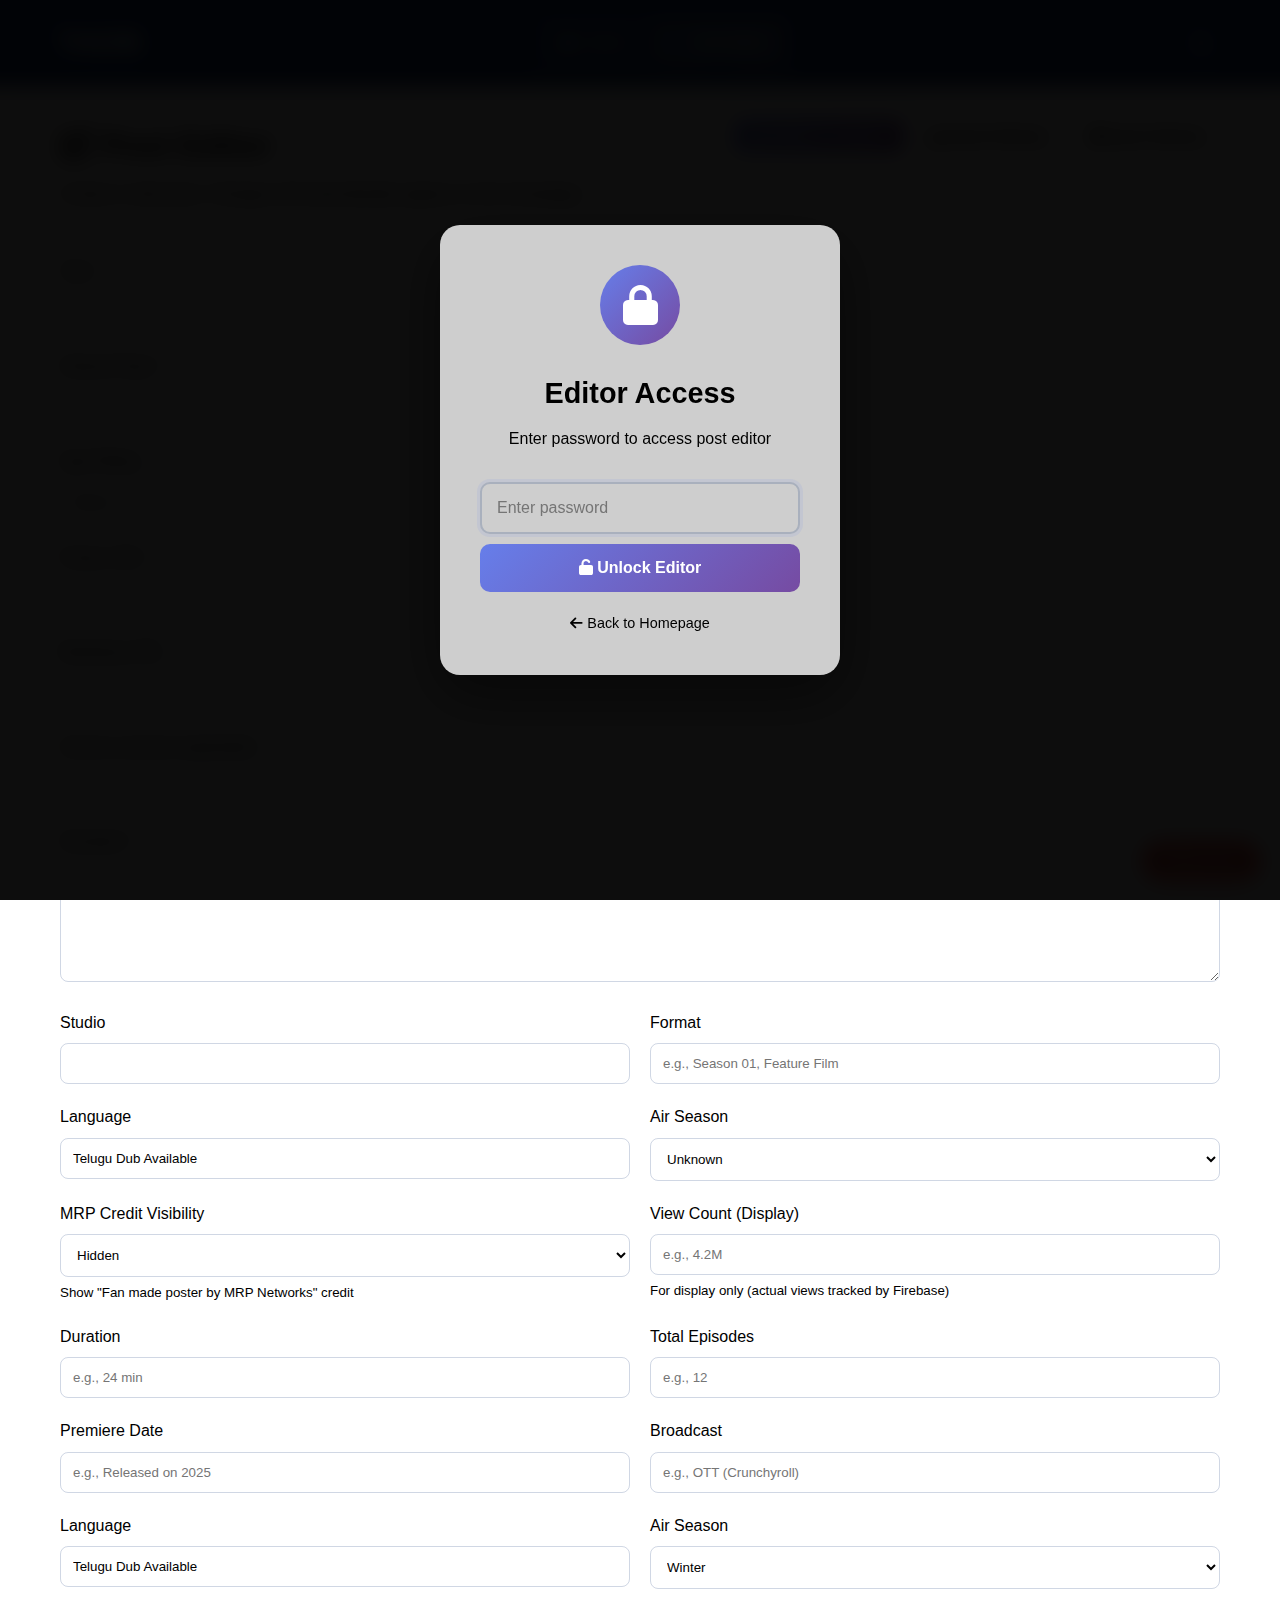
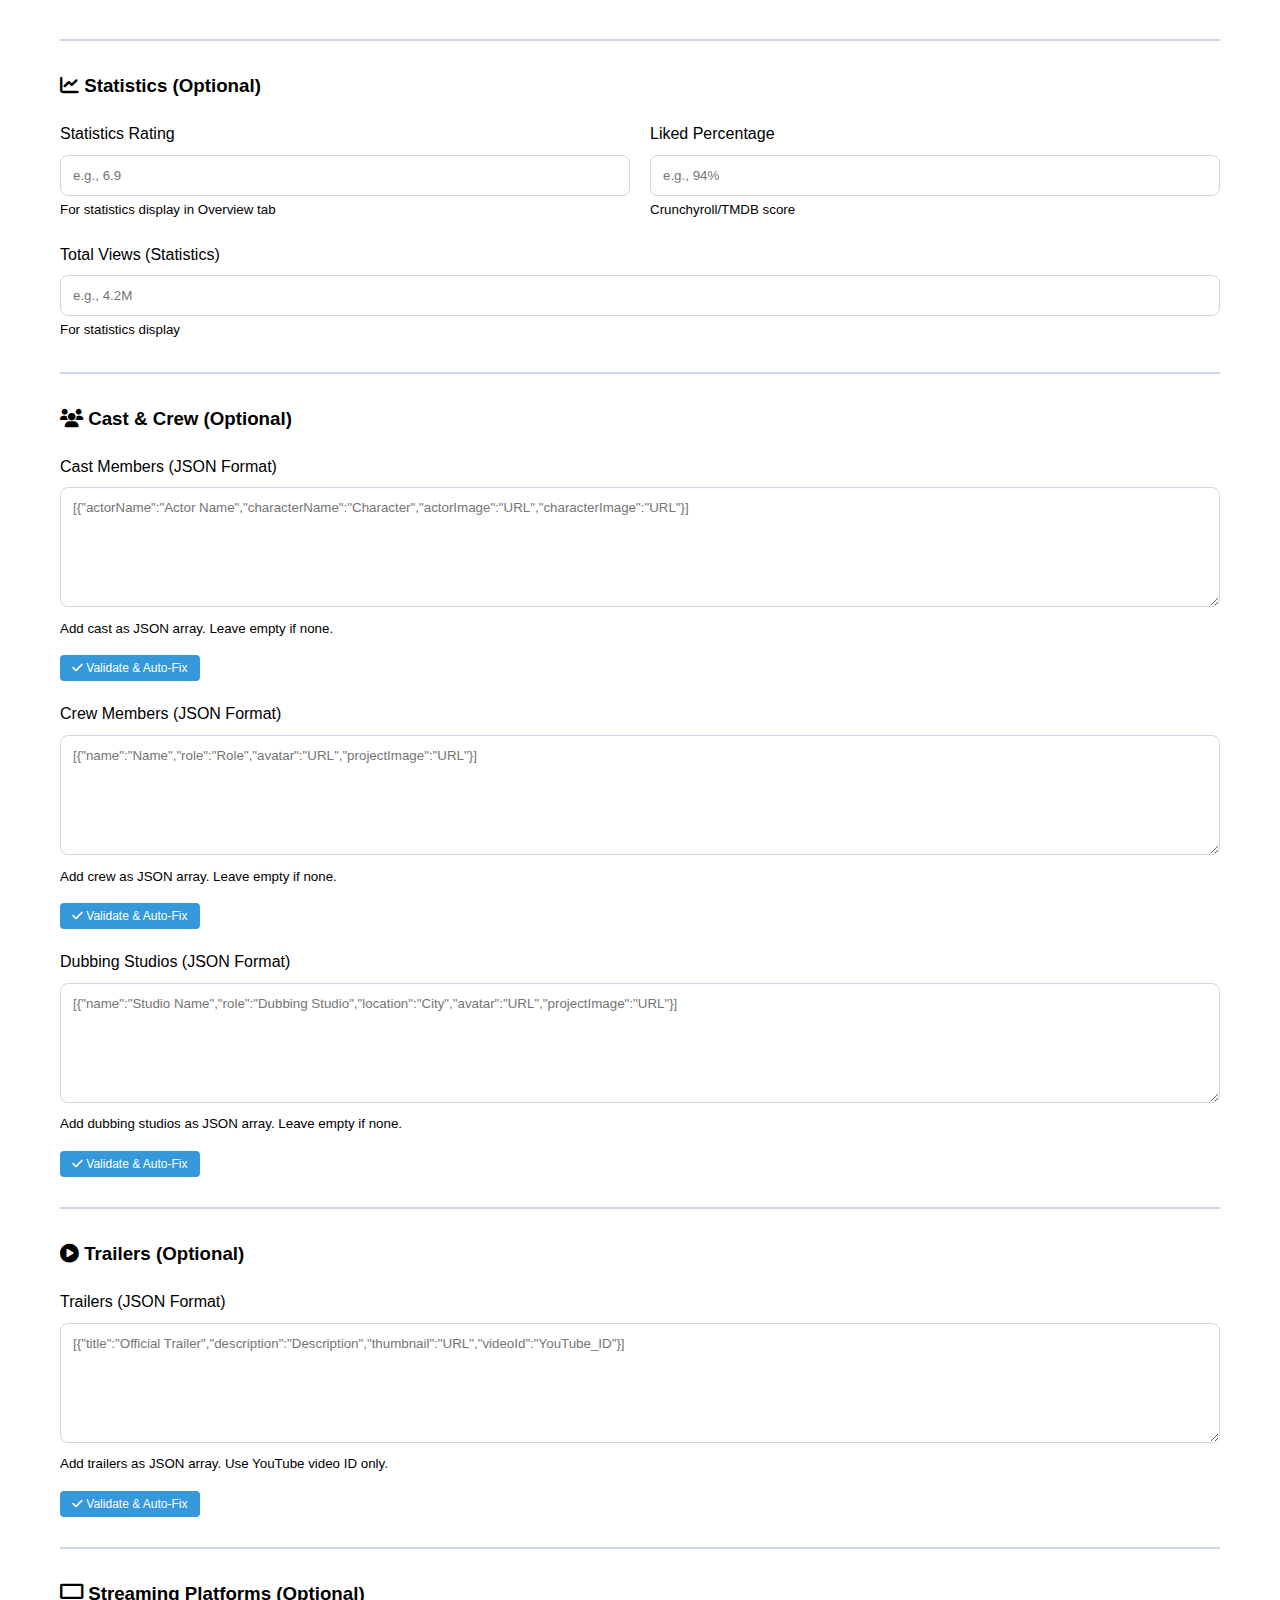
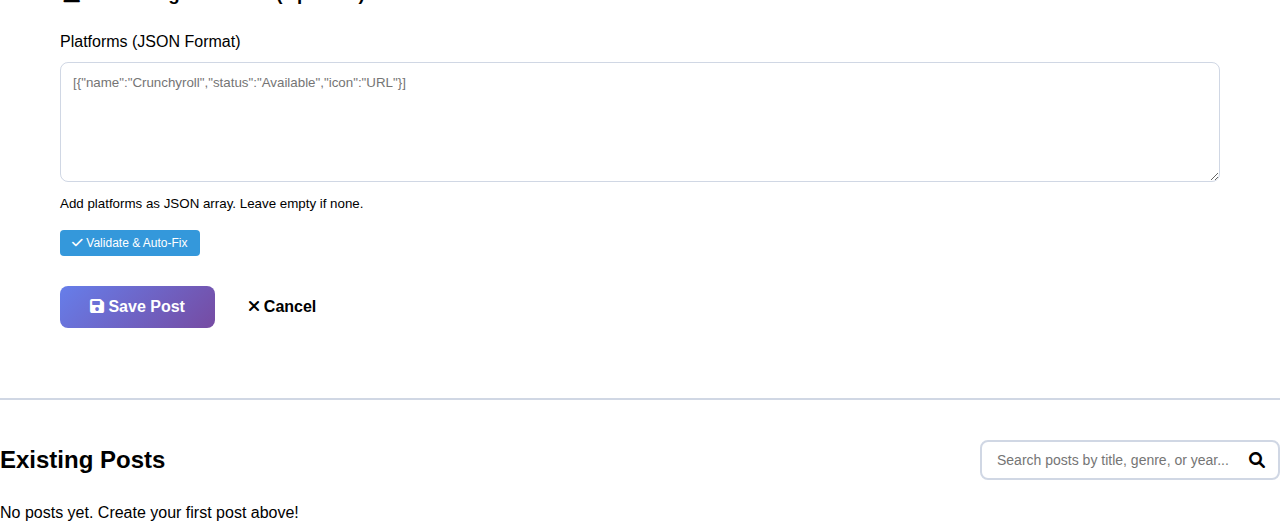
<file: post-editor.html>
<!DOCTYPE html>
<html lang="en">
<head>
    <meta charset="UTF-8">
    <meta name="viewport" content="width=device-width, initial-scale=1.0">
    <title>Post Editor - TADB</title>
    <link rel="stylesheet" href="styles.css">
    <link href="https://cdnjs.cloudflare.com/ajax/libs/font-awesome/6.0.0/css/all.min.css" rel="stylesheet">
    <style>
        .editor-container {
            max-width: 1200px;
            margin: 100px auto 50px;
            padding: 20px;
            background: var(--card-bg);
            border-radius: 12px;
        }
        
        .editor-header {
            margin-bottom: 30px;
            padding-bottom: 20px;
            border-bottom: 2px solid var(--border-color);
        }
        
        .editor-header h1 {
            color: var(--text-primary);
            margin-bottom: 10px;
        }
        
        .editor-header p {
            color: var(--text-muted);
        }
        
        .form-group {
            margin-bottom: 20px;
        }
        
        .form-group label {
            display: block;
            margin-bottom: 8px;
            color: var(--text-primary);
            font-weight: 500;
        }
        
        .form-group input,
        .form-group textarea,
        .form-group select {
            width: 100%;
            padding: 12px;
            background: var(--bg-primary);
            border: 1px solid var(--border-color);
            border-radius: 8px;
            color: var(--text-primary);
            font-family: inherit;
        }
        
        .form-group textarea {
            min-height: 120px;
            resize: vertical;
        }
        
        .form-row {
            display: grid;
            grid-template-columns: repeat(auto-fit, minmax(250px, 1fr));
            gap: 20px;
        }
        
        .btn-group {
            display: flex;
            gap: 15px;
            margin-top: 30px;
        }
        
        .btn {
            padding: 12px 30px;
            border: none;
            border-radius: 8px;
            font-size: 16px;
            font-weight: 600;
            cursor: pointer;
            transition: all 0.3s ease;
        }
        
        .btn-primary {
            background: linear-gradient(135deg, #667eea 0%, #764ba2 100%);
            color: white;
        }
        
        .btn-primary:hover {
            transform: translateY(-2px);
            box-shadow: 0 10px 20px rgba(102, 126, 234, 0.3);
        }
        
        .btn-secondary {
            background: var(--bg-secondary);
            color: var(--text-primary);
        }
        
        .btn-danger {
            background: #e74c3c;
            color: white;
        }
        
        .posts-list {
            margin-top: 40px;
            padding-top: 40px;
            border-top: 2px solid var(--border-color);
        }
        
        .post-item {
            display: flex;
            align-items: center;
            gap: 20px;
            padding: 15px;
            background: var(--bg-secondary);
            border-radius: 8px;
            margin-bottom: 15px;
        }
        
        .post-item img {
            width: 80px;
            height: 120px;
            object-fit: cover;
            border-radius: 6px;
        }
        
        .post-item-info {
            flex: 1;
        }
        
        .post-item-info h3 {
            color: var(--text-primary);
            margin-bottom: 5px;
        }
        
        .post-item-info p {
            color: var(--text-muted);
            font-size: 14px;
        }
        
        .post-item-actions {
            display: flex;
            gap: 10px;
        }
        
        .btn-small {
            padding: 8px 16px;
            font-size: 14px;
        }
        
        .success-message {
            padding: 15px;
            background: #27ae60;
            color: white;
            border-radius: 8px;
            margin-bottom: 20px;
            display: none;
        }
        
        .success-message.show {
            display: block;
        }
        
        .error-message {
            padding: 15px;
            background: #e74c3c;
            color: white;
            border-radius: 8px;
            margin-bottom: 20px;
            display: none;
        }
        
        .error-message.show {
            display: block;
        }
        
        .warning-message {
            padding: 15px;
            background: #f39c12;
            color: white;
            border-radius: 8px;
            margin-bottom: 20px;
            display: none;
        }
        
        .warning-message.show {
            display: block;
        }
        
        .json-validator {
            margin-top: 10px;
        }
        
        .validate-btn {
            padding: 6px 12px;
            background: #3498db;
            color: white;
            border: none;
            border-radius: 4px;
            cursor: pointer;
            font-size: 12px;
            margin-top: 5px;
        }
        
        .validate-btn:hover {
            background: #2980b9;
        }
        
        .json-status {
            display: inline-block;
            margin-left: 10px;
            font-size: 12px;
            padding: 4px 8px;
            border-radius: 4px;
        }
        
        .json-status.valid {
            background: #27ae60;
            color: white;
        }
        
        .json-status.invalid {
            background: #e74c3c;
            color: white;
        }
        
        .json-status.fixed {
            background: #f39c12;
            color: white;
        }
        
        /* Posts Search Styles */
        .posts-search-header {
            display: flex;
            justify-content: space-between;
            align-items: center;
            margin-bottom: 20px;
            gap: 20px;
        }
        
        .posts-search-header h2 {
            margin: 0;
        }
        
        .posts-search-box {
            position: relative;
            width: 300px;
        }
        
        .posts-search-box input {
            width: 100%;
            padding: 10px 40px 10px 15px;
            border: 2px solid var(--border-color);
            border-radius: 8px;
            background: var(--bg-primary);
            color: var(--text-primary);
            font-size: 14px;
            transition: all 0.3s ease;
        }
        
        .posts-search-box input:focus {
            outline: none;
            border-color: var(--accent-primary);
            box-shadow: 0 0 0 3px rgba(102, 126, 234, 0.1);
        }
        
        .posts-search-box i {
            position: absolute;
            right: 15px;
            top: 50%;
            transform: translateY(-50%);
            color: var(--text-muted);
        }
        
        /* Responsive */
        @media (max-width: 768px) {
            .posts-search-header {
                flex-direction: column;
                align-items: flex-start;
            }
            
            .posts-search-box {
                width: 100%;
            }
        }
    </style>
</head>
<body>
    <!-- Navigation -->
    <nav class="navbar">
        <div class="nav-container">
            <div class="nav-left">
                <a href="index.html" class="logo">TADB</a>
            </div>
            <div class="nav-center desktop-nav">
                <a href="index.html" class="nav-link">
                    <i class="fas fa-home nav-icon"></i>
                    <span>Home</span>
                </a>
                <a href="post-editor.html" class="nav-link active">
                    <i class="fas fa-edit nav-icon"></i>
                    <span>Post Editor</span>
                </a>
            </div>
            <div class="nav-right">
                <button class="theme-toggle" id="themeToggle">
                    <i class="fas fa-moon"></i>
                </button>
            </div>
        </div>
    </nav>

    <div class="editor-container">
        <div class="editor-header">
            <div style="display: flex; justify-content: space-between; align-items: start; gap: 20px; flex-wrap: wrap;">
                <div>
                    <h1><i class="fas fa-edit"></i> Post Editor</h1>
                    <p>Create or edit posts. Changes will automatically appear on the homepage.</p>
                </div>
                <div style="display: flex; gap: 10px; flex-wrap: wrap;">
                    <button onclick="publishToGitHub()" class="btn btn-primary btn-small" style="white-space: nowrap;">
                        <i class="fas fa-upload"></i> Publish to GitHub
                    </button>
                    <button onclick="exportAllData()" class="btn btn-secondary btn-small" style="white-space: nowrap;">
                        <i class="fas fa-download"></i> Export Backup
                    </button>
                    <button onclick="document.getElementById('importFile').click()" class="btn btn-secondary btn-small" style="white-space: nowrap;">
                        <i class="fas fa-file-import"></i> Import Backup
                    </button>
                    <input type="file" id="importFile" accept=".json" style="display: none;" onchange="importAllData(event)">
                </div>
            </div>
        </div>

        <div class="success-message" id="successMessage">
            <i class="fas fa-check-circle"></i> Post saved successfully!
        </div>

        <div class="error-message" id="errorMessage">
            <i class="fas fa-exclamation-circle"></i> <span id="errorText"></span>
        </div>

        <div class="warning-message" id="warningMessage">
            <i class="fas fa-exclamation-triangle"></i> <span id="warningText"></span>
        </div>

        <form id="postForm">
            <input type="hidden" id="postId" name="id">
            
            <div class="form-row">
                <div class="form-group">
                    <label for="title">Title *</label>
                    <input type="text" id="title" name="title" required>
                </div>
                
                <div class="form-group">
                    <label for="year">Year *</label>
                    <input type="text" id="year" name="year" required>
                </div>
            </div>

            <div class="form-row">
                <div class="form-group">
                    <label for="season">Season/Type *</label>
                    <input type="text" id="season" name="season" placeholder="e.g., Season 1, Movie" required>
                </div>
                
                <div class="form-group">
                    <label for="rating">IMDb Rating</label>
                    <input type="text" id="rating" name="rating" placeholder="e.g., 8.5">
                </div>
            </div>

            <div class="form-row">
                <div class="form-group">
                    <label for="ageRating">Age Rating</label>
                    <input type="text" id="ageRating" name="ageRating" placeholder="e.g., PG-13, PG-18" value="PG-13">
                </div>
                
                <div class="form-group">
                    <label for="status">Status</label>
                    <select id="status" name="status">
                        <option value="Completed">Completed</option>
                        <option value="Ongoing">Ongoing</option>
                        <option value="Upcoming">Upcoming</option>
                        <option value="Cancelled">Cancelled</option>
                    </select>
                </div>
            </div>

            <div class="form-group">
                <label for="poster">Poster URL *</label>
                <input type="url" id="poster" name="poster" required>
            </div>

            <div class="form-group">
                <label for="backdrop">Backdrop URL</label>
                <input type="url" id="backdrop" name="backdrop">
            </div>

            <div class="form-group">
                <label for="genres">Genres (comma separated)</label>
                <input type="text" id="genres" name="genres" placeholder="e.g., Action, Adventure, Drama">
            </div>

            <div class="form-group">
                <label for="synopsis">Synopsis *</label>
                <textarea id="synopsis" name="synopsis" required></textarea>
            </div>

            <div class="form-row">
                <div class="form-group">
                    <label for="studio">Studio</label>
                    <input type="text" id="studio" name="studio">
                </div>
                
                <div class="form-group">
                    <label for="format">Format</label>
                    <input type="text" id="format" name="format" placeholder="e.g., Season 01, Feature Film">
                </div>
            </div>

            <div class="form-row">
                <div class="form-group">
                    <label for="language">Language</label>
                    <input type="text" id="language" name="language" placeholder="e.g., Telugu Dub Available" value="Telugu Dub Available">
                </div>
                
                <div class="form-group">
                    <label for="airSeason">Air Season</label>
                    <select id="airSeason" name="airSeason">
                        <option value="Winter">Winter</option>
                        <option value="Spring">Spring</option>
                        <option value="Summer">Summer</option>
                        <option value="Fall">Fall</option>
                        <option value="Unknown" selected>Unknown</option>
                    </select>
                </div>
            </div>

            <div class="form-row">
                <div class="form-group">
                    <label for="mrp">MRP Credit Visibility</label>
                    <select id="mrp" name="mrp">
                        <option value="none" selected>Hidden</option>
                        <option value="Visible">Visible</option>
                    </select>
                    <small style="color: var(--text-muted); display: block; margin-top: 5px;">Show "Fan made poster by MRP Networks" credit</small>
                </div>
                
                <div class="form-group">
                    <label for="viewCount">View Count (Display)</label>
                    <input type="text" id="viewCount" name="viewCount" placeholder="e.g., 4.2M">
                    <small style="color: var(--text-muted); display: block; margin-top: 5px;">For display only (actual views tracked by Firebase)</small>
                </div>
            </div>

            <div class="form-row">
                <div class="form-group">
                    <label for="duration">Duration</label>
                    <input type="text" id="duration" name="duration" placeholder="e.g., 24 min">
                </div>
                
                <div class="form-group">
                    <label for="totalEpisodes">Total Episodes</label>
                    <input type="text" id="totalEpisodes" name="totalEpisodes" placeholder="e.g., 12">
                </div>
            </div>

            <div class="form-row">
                <div class="form-group">
                    <label for="premiereDate">Premiere Date</label>
                    <input type="text" id="premiereDate" name="premiereDate" placeholder="e.g., Released on 2025">
                </div>
                
                <div class="form-group">
                    <label for="broadcast">Broadcast</label>
                    <input type="text" id="broadcast" name="broadcast" placeholder="e.g., OTT (Crunchyroll)">
                </div>
            </div>

            <div class="form-row">
                <div class="form-group">
                    <label for="language">Language</label>
                    <input type="text" id="language" name="language" placeholder="e.g., Telugu Dub Available" value="Telugu Dub Available">
                </div>
                
                <div class="form-group">
                    <label for="airSeason">Air Season</label>
                    <select id="airSeason" name="airSeason">
                        <option value="Winter">Winter</option>
                        <option value="Spring">Spring</option>
                        <option value="Summer">Summer</option>
                        <option value="Fall">Fall</option>
                        <option value="Unknown">Unknown</option>
                    </select>
                </div>
            </div>

            <hr style="margin: 30px 0; border: 1px solid var(--border-color);">
            <h3 style="color: var(--text-primary); margin-bottom: 20px;">
                <i class="fas fa-chart-line"></i> Statistics (Optional)
            </h3>

            <div class="form-row">
                <div class="form-group">
                    <label for="statRating">Statistics Rating</label>
                    <input type="text" id="statRating" name="statRating" placeholder="e.g., 6.9">
                    <small style="color: var(--text-muted);">For statistics display in Overview tab</small>
                </div>
                
                <div class="form-group">
                    <label for="likedPercentage">Liked Percentage</label>
                    <input type="text" id="likedPercentage" name="likedPercentage" placeholder="e.g., 94%">
                    <small style="color: var(--text-muted);">Crunchyroll/TMDB score</small>
                </div>
            </div>

            <div class="form-group">
                <label for="totalViews">Total Views (Statistics)</label>
                <input type="text" id="totalViews" name="totalViews" placeholder="e.g., 4.2M">
                <small style="color: var(--text-muted);">For statistics display</small>
            </div>

            <hr style="margin: 30px 0; border: 1px solid var(--border-color);">
            <h3 style="color: var(--text-primary); margin-bottom: 20px;">
                <i class="fas fa-users"></i> Cast & Crew (Optional)
            </h3>

            <div class="form-group">
                <label for="castData">Cast Members (JSON Format)</label>
                <textarea id="castData" name="castData" placeholder='[{"actorName":"Actor Name","characterName":"Character","actorImage":"URL","characterImage":"URL"}]'></textarea>
                <small style="color: var(--text-muted);">Add cast as JSON array. Leave empty if none.</small>
                <div class="json-validator">
                    <button type="button" class="validate-btn" onclick="validateJSON('castData', 'Cast')">
                        <i class="fas fa-check"></i> Validate & Auto-Fix
                    </button>
                    <span id="castStatus" class="json-status" style="display: none;"></span>
                </div>
            </div>

            <div class="form-group">
                <label for="crewData">Crew Members (JSON Format)</label>
                <textarea id="crewData" name="crewData" placeholder='[{"name":"Name","role":"Role","avatar":"URL","projectImage":"URL"}]'></textarea>
                <small style="color: var(--text-muted);">Add crew as JSON array. Leave empty if none.</small>
                <div class="json-validator">
                    <button type="button" class="validate-btn" onclick="validateJSON('crewData', 'Crew')">
                        <i class="fas fa-check"></i> Validate & Auto-Fix
                    </button>
                    <span id="crewStatus" class="json-status" style="display: none;"></span>
                </div>
            </div>

            <div class="form-group">
                <label for="dubbingStudiosData">Dubbing Studios (JSON Format)</label>
                <textarea id="dubbingStudiosData" name="dubbingStudiosData" placeholder='[{"name":"Studio Name","role":"Dubbing Studio","location":"City","avatar":"URL","projectImage":"URL"}]'></textarea>
                <small style="color: var(--text-muted);">Add dubbing studios as JSON array. Leave empty if none.</small>
                <div class="json-validator">
                    <button type="button" class="validate-btn" onclick="validateJSON('dubbingStudiosData', 'Dubbing Studios')">
                        <i class="fas fa-check"></i> Validate & Auto-Fix
                    </button>
                    <span id="dubbingStudiosStatus" class="json-status" style="display: none;"></span>
                </div>
            </div>

            <hr style="margin: 30px 0; border: 1px solid var(--border-color);">
            <h3 style="color: var(--text-primary); margin-bottom: 20px;">
                <i class="fas fa-play-circle"></i> Trailers (Optional)
            </h3>

            <div class="form-group">
                <label for="trailersData">Trailers (JSON Format)</label>
                <textarea id="trailersData" name="trailersData" placeholder='[{"title":"Official Trailer","description":"Description","thumbnail":"URL","videoId":"YouTube_ID"}]'></textarea>
                <small style="color: var(--text-muted);">Add trailers as JSON array. Use YouTube video ID only.</small>
                <div class="json-validator">
                    <button type="button" class="validate-btn" onclick="validateJSON('trailersData', 'Trailers')">
                        <i class="fas fa-check"></i> Validate & Auto-Fix
                    </button>
                    <span id="trailersStatus" class="json-status" style="display: none;"></span>
                </div>
            </div>

            <hr style="margin: 30px 0; border: 1px solid var(--border-color);">
            <h3 style="color: var(--text-primary); margin-bottom: 20px;">
                <i class="fas fa-tv"></i> Streaming Platforms (Optional)
            </h3>

            <div class="form-group">
                <label for="platformsData">Platforms (JSON Format)</label>
                <textarea id="platformsData" name="platformsData" placeholder='[{"name":"Crunchyroll","status":"Available","icon":"URL"}]'></textarea>
                <small style="color: var(--text-muted);">Add platforms as JSON array. Leave empty if none.</small>
                <div class="json-validator">
                    <button type="button" class="validate-btn" onclick="validateJSON('platformsData', 'Platforms')">
                        <i class="fas fa-check"></i> Validate & Auto-Fix
                    </button>
                    <span id="platformsStatus" class="json-status" style="display: none;"></span>
                </div>
            </div>

            <div class="btn-group"></div>
                <button type="submit" class="btn btn-primary">
                    <i class="fas fa-save"></i> Save Post
                </button>
                <button type="button" class="btn btn-secondary" onclick="resetForm()">
                    <i class="fas fa-times"></i> Cancel
                </button>
            </div>
        </form>

        <div class="posts-list">
            <div class="posts-search-header">
                <h2>Existing Posts</h2>
                <div class="posts-search-box">
                    <input type="text" id="postsSearchInput" placeholder="Search posts by title, genre, or year...">
                    <i class="fas fa-search"></i>
                </div>
            </div>
            <div id="postsListCount" style="color: var(--text-muted); font-size: 14px; margin-bottom: 15px;"></div>
            <div id="postsList"></div>
        </div>
    </div>

    <script src="data-backup.js"></script>
    <script src="posts-data.js"></script>
    <script src="simple-manager.js"></script></script>
    <script src="theme-manager.js"></script>
    <script>
        // Load and display existing posts
        async function loadPostsList(searchQuery = '') {
            const postsList = document.getElementById('postsList');
            const postsListCount = document.getElementById('postsListCount');
            
            // Get posts from Firebase (async)
            let posts = await window.postsManager.getAllPosts();
            
            if (!posts || posts.length === 0) {
                postsList.innerHTML = '<p style="color: var(--text-muted);">No posts yet. Create your first post above!</p>';
                postsListCount.textContent = '';
                return;
            }
            
            // Filter posts by search query
            if (searchQuery.trim() !== '') {
                const query = searchQuery.toLowerCase();
                posts = posts.filter(post => 
                    post.title.toLowerCase().includes(query) ||
                    (post.genres && post.genres.toLowerCase().includes(query)) ||
                    post.year.toString().includes(query)
                );
            }
            
            // Update count
            const totalPosts = (await window.postsManager.getAllPosts()).length;
            if (searchQuery.trim() !== '') {
                postsListCount.textContent = `Showing ${posts.length} of ${totalPosts} posts`;
            } else {
                postsListCount.textContent = `Total: ${totalPosts} posts`;
            }
            
            // Display posts or no results message
            if (posts.length === 0) {
                postsList.innerHTML = '<p style="color: var(--text-muted);"><i class="fas fa-search"></i> No posts found matching your search.</p>';
                return;
            }
            
            postsList.innerHTML = posts.map(post => `
                <div class="post-item">
                    <img src="${post.poster}" alt="${post.title}" onerror="this.style.display='none'">
                    <div class="post-item-info">
                        <h3>${post.title}</h3>
                        <p>${post.year} • ${post.season} • ${post.genres || 'No genres'}</p>
                    </div>
                    <div class="post-item-actions">
                        <button class="btn btn-secondary btn-small" onclick="editPost(${post.id})">
                            <i class="fas fa-edit"></i> Edit
                        </button>
                        <button class="btn btn-danger btn-small" onclick="deletePost(${post.id})">
                            <i class="fas fa-trash"></i> Delete
                        </button>
                    </div>
                </div>
            `).join('');
        }
        
        // Setup search functionality
        function setupPostsSearch() {
            const searchInput = document.getElementById('postsSearchInput');
            if (searchInput) {
                searchInput.addEventListener('input', (e) => {
                    loadPostsList(e.target.value);
                });
            }
        }

        // Edit post
        async function editPost(id) {
            const post = await window.postsManager.getPostById(id);
            if (!post) return;
            
            document.getElementById('postId').value = post.id;
            document.getElementById('title').value = post.title;
            document.getElementById('year').value = post.year;
            document.getElementById('season').value = post.season;
            document.getElementById('rating').value = post.rating || '';
            document.getElementById('poster').value = post.poster;
            document.getElementById('backdrop').value = post.backdrop || '';
            document.getElementById('genres').value = post.genres || '';
            document.getElementById('synopsis').value = post.synopsis || '';
            document.getElementById('studio').value = post.studio || '';
            document.getElementById('format').value = post.format || '';
            document.getElementById('duration').value = post.duration || '';
            document.getElementById('totalEpisodes').value = post.totalEpisodes || '';
            document.getElementById('ageRating').value = post.ageRating || '';
            document.getElementById('status').value = post.status || 'Completed';
            document.getElementById('premiereDate').value = post.premiereDate || '';
            document.getElementById('broadcast').value = post.broadcast || '';
            document.getElementById('language').value = post.language || 'Telugu Dub Available';
            document.getElementById('airSeason').value = post.airSeason || 'Unknown';
            document.getElementById('mrp').value = post.mrp || 'none';
            document.getElementById('viewCount').value = post.viewCount || '';
            
            // Statistics
            if (post.statistics) {
                document.getElementById('statRating').value = post.statistics.rating || '';
                document.getElementById('likedPercentage').value = post.statistics.likedPercentage || '';
                document.getElementById('totalViews').value = post.statistics.totalViews || '';
            }
            
            // Load cast, crew, dubbing studios, trailers, platforms
            document.getElementById('castData').value = post.cast ? JSON.stringify(post.cast, null, 2) : '';
            document.getElementById('crewData').value = post.crew ? JSON.stringify(post.crew, null, 2) : '';
            document.getElementById('dubbingStudiosData').value = post.dubbingStudios ? JSON.stringify(post.dubbingStudios, null, 2) : '';
            document.getElementById('trailersData').value = post.trailers ? JSON.stringify(post.trailers, null, 2) : '';
            document.getElementById('platformsData').value = post.platforms ? JSON.stringify(post.platforms, null, 2) : '';
            
            window.scrollTo({ top: 0, behavior: 'smooth' });
        }

        // Delete post
        async function deletePost(id) {
            if (confirm('Are you sure you want to delete this post?')) {
                await window.postsManager.deletePost(id);
                await loadPostsList();
                showSuccessMessage('Post deleted successfully!');
            }
        }

        // Reset form
        function resetForm() {
            document.getElementById('postForm').reset();
            document.getElementById('postId').value = '';
        }

        // Show success message
        function showSuccessMessage(message) {
            const successMsg = document.getElementById('successMessage');
            successMsg.innerHTML = '<i class="fas fa-check-circle"></i> ' + message;
            successMsg.classList.add('show');
            setTimeout(() => {
                successMsg.classList.remove('show');
            }, 3000);
        }

        // Show error message
        function showErrorMessage(message) {
            const errorMsg = document.getElementById('errorMessage');
            const errorText = document.getElementById('errorText');
            errorText.textContent = message;
            errorMsg.classList.add('show');
            setTimeout(() => {
                errorMsg.classList.remove('show');
            }, 5000);
        }

        // Show warning message
        function showWarningMessage(message) {
            const warningMsg = document.getElementById('warningMessage');
            const warningText = document.getElementById('warningText');
            warningText.textContent = message;
            warningMsg.classList.add('show');
            setTimeout(() => {
                warningMsg.classList.remove('show');
            }, 5000);
        }

        // Validate JSON button handler
        function validateJSON(fieldId, fieldName) {
            const field = document.getElementById(fieldId);
            const statusSpan = document.getElementById(fieldId.replace('Data', 'Status'));
            const jsonString = field.value.trim();
            
            if (!jsonString) {
                statusSpan.style.display = 'none';
                return;
            }
            
            try {
                // Try parsing original
                JSON.parse(jsonString);
                statusSpan.textContent = '✓ Valid JSON';
                statusSpan.className = 'json-status valid';
                statusSpan.style.display = 'inline-block';
                showSuccessMessage(`${fieldName} JSON is valid!`);
            } catch (e) {
                // Try auto-fix
                try {
                    const fixed = autoFixJSON(jsonString);
                    const parsed = JSON.parse(fixed);
                    
                    // Update field with fixed JSON
                    field.value = JSON.stringify(parsed, null, 2);
                    
                    statusSpan.textContent = '✓ Auto-Fixed';
                    statusSpan.className = 'json-status fixed';
                    statusSpan.style.display = 'inline-block';
                    showWarningMessage(`${fieldName} JSON was auto-fixed! Please review.`);
                } catch (e2) {
                    statusSpan.textContent = '✗ Invalid';
                    statusSpan.className = 'json-status invalid';
                    statusSpan.style.display = 'inline-block';
                    showErrorMessage(`${fieldName} JSON Error: ${e2.message}`);
                }
            }
        }

        // JSON Auto-Fix Function
        function autoFixJSON(jsonString) {
            if (!jsonString || jsonString.trim() === '') return '';
            
            let fixed = jsonString.trim();
            
            // Fix single quotes to double quotes
            fixed = fixed.replace(/'/g, '"');
            
            // Fix missing quotes around keys
            fixed = fixed.replace(/(\{|,)\s*([a-zA-Z_][a-zA-Z0-9_]*)\s*:/g, '$1"$2":');
            
            // Remove trailing commas before closing brackets
            fixed = fixed.replace(/,(\s*[\]}])/g, '$1');
            
            // Add missing commas between objects
            fixed = fixed.replace(/\}(\s*)\{/g, '},$1{');
            
            // Fix common typos
            fixed = fixed.replace(/actorname/gi, 'actorName');
            fixed = fixed.replace(/charactername/gi, 'characterName');
            fixed = fixed.replace(/actorimage/gi, 'actorImage');
            fixed = fixed.replace(/characterimage/gi, 'characterImage');
            fixed = fixed.replace(/projectimage/gi, 'projectImage');
            fixed = fixed.replace(/videoid/gi, 'videoId');
            
            return fixed;
        }

        // Validate and Parse JSON with Auto-Fix
        function parseJSONWithFix(jsonString, fieldName) {
            if (!jsonString || jsonString.trim() === '') return [];
            
            try {
                // Try parsing original
                return JSON.parse(jsonString);
            } catch (e) {
                console.warn(`Invalid ${fieldName} JSON, attempting auto-fix...`);
                
                try {
                    // Try auto-fix
                    const fixed = autoFixJSON(jsonString);
                    const parsed = JSON.parse(fixed);
                    
                    // Show success message
                    showWarningMessage(`${fieldName} JSON was auto-fixed! Please review the data.`);
                    
                    return parsed;
                } catch (e2) {
                    // Show error with details
                    showErrorMessage(`${fieldName} JSON Error: ${e2.message}. Please check the format.`);
                    return [];
                }
            }
        }

        // Handle form submission
        document.getElementById('postForm').addEventListener('submit', async function(e) {
            e.preventDefault();
            
            const formData = new FormData(e.target);
            
            // Parse JSON fields with auto-fix
            const cast = parseJSONWithFix(formData.get('castData').trim(), 'Cast');
            const crew = parseJSONWithFix(formData.get('crewData').trim(), 'Crew');
            const dubbingStudios = parseJSONWithFix(formData.get('dubbingStudiosData').trim(), 'Dubbing Studios');
            const trailers = parseJSONWithFix(formData.get('trailersData').trim(), 'Trailers');
            const platforms = parseJSONWithFix(formData.get('platformsData').trim(), 'Platforms');
            
            const postData = {
                id: formData.get('id') ? parseInt(formData.get('id')) : undefined,
                title: formData.get('title'),
                year: formData.get('year'),
                season: formData.get('season'),
                rating: formData.get('rating'),
                ageRating: formData.get('ageRating') || 'PG-13',
                poster: formData.get('poster'),
                backdrop: formData.get('backdrop'),
                genres: formData.get('genres'),
                synopsis: formData.get('synopsis'),
                studio: formData.get('studio'),
                format: formData.get('format'),
                duration: formData.get('duration'),
                totalEpisodes: formData.get('totalEpisodes'),
                premiereDate: formData.get('premiereDate') || `Released on ${formData.get('year')}`,
                status: formData.get('status') || 'Completed',
                broadcast: formData.get('broadcast') || 'OTT',
                language: formData.get('language') || 'Telugu Dub Available',
                airSeason: formData.get('airSeason') || 'Unknown',
                mrp: formData.get('mrp') || 'none',
                viewCount: formData.get('viewCount') || '0',
                categories: formData.get('genres') ? formData.get('genres').split(',').map(g => g.trim()) : [],
                labels: ["Telugu Dub"],
                statistics: {
                    rating: formData.get('statRating') || formData.get('rating') || "N/A",
                    likedPercentage: formData.get('likedPercentage') || "N/A",
                    totalViews: formData.get('totalViews') || "0"
                },
                cast: cast,
                crew: crew,
                dubbingStudios: dubbingStudios,
                trailers: trailers,
                platforms: platforms
            };
            
            await window.postsManager.savePost(postData);
            showSuccessMessage(postData.id ? 'Post updated successfully!' : 'Post created successfully!');
            resetForm();
            await loadPostsList();
        });

        // Initialize
        loadPostsList();
        setupPostsSearch();
        
        // Publish to GitHub (Generate posts-data.js)
        function publishToGitHub() {
            const count = window.postsManager.generatePostsDataFile();
            
            showSuccessMessage(`✅ Generated posts-data.js with ${count} posts!`);
            
            setTimeout(() => {
                alert(`📁 File Downloaded: posts-data.js\n\n✅ ${count} posts included\n\nNext Steps:\n1. Replace old posts-data.js with this file\n2. Upload to GitHub:\n   - Go to github.com/your-repo\n   - Upload posts-data.js\n   - Commit changes\n\n🎉 Everyone will see your posts!`);
            }, 500);
        }
        
        // Export/Import Functions (for backup)
        function exportAllData() {
            const exportData = {
                posts: localStorage.getItem('tadb_posts'),
                scheduleData: localStorage.getItem('tadb_schedule'),
                contentCreators: localStorage.getItem('tadb_creators'),
                voiceArtists: localStorage.getItem('tadb_voice_artists'),
                exportDate: new Date().toISOString(),
                version: '1.0'
            };
            
            const dataStr = JSON.stringify(exportData, null, 2);
            const dataBlob = new Blob([dataStr], { type: 'application/json' });
            const url = URL.createObjectURL(dataBlob);
            const link = document.createElement('a');
            link.href = url;
            link.download = `tadb-backup-${new Date().toISOString().split('T')[0]}.json`;
            document.body.appendChild(link);
            link.click();
            document.body.removeChild(link);
            URL.revokeObjectURL(url);
            
            showSuccessMessage('Backup exported successfully!');
        }
        
        function importAllData(event) {
            const file = event.target.files[0];
            if (!file) return;
            
            const reader = new FileReader();
            reader.onload = function(e) {
                try {
                    const importData = JSON.parse(e.target.result);
                    
                    // Import all data
                    if (importData.posts) localStorage.setItem('tadb_posts', importData.posts);
                    if (importData.scheduleData) localStorage.setItem('tadb_schedule', importData.scheduleData);
                    if (importData.contentCreators) localStorage.setItem('tadb_creators', importData.contentCreators);
                    if (importData.voiceArtists) localStorage.setItem('tadb_voice_artists', importData.voiceArtists);
                    
                    showSuccessMessage('Data imported successfully! Reloading page...');
                    setTimeout(() => location.reload(), 1500);
                } catch (error) {
                    showErrorMessage('Failed to import data. Please check the file format.');
                    console.error('Import error:', error);
                }
            };
            reader.readAsText(file);
        }
    </script>

    <!-- Password Protection -->
    <div id="passwordModal" style="position: fixed; top: 0; left: 0; right: 0; bottom: 0; background: rgba(0, 0, 0, 0.95); display: flex; align-items: center; justify-content: center; z-index: 10000; backdrop-filter: blur(10px);">
        <div style="background: var(--card-bg); padding: 40px; border-radius: 20px; max-width: 400px; width: 90%; text-align: center; box-shadow: 0 20px 60px rgba(0, 0, 0, 0.5); animation: modalFadeIn 0.3s ease;">
            <div style="width: 80px; height: 80px; margin: 0 auto 25px; background: linear-gradient(135deg, #667eea 0%, #764ba2 100%); border-radius: 50%; display: flex; align-items: center; justify-content: center; font-size: 2.5rem; color: white;">
                <i class="fas fa-lock"></i>
            </div>
            <h2 style="color: var(--text-primary); margin-bottom: 10px; font-size: 1.8rem;">Editor Access</h2>
            <p style="color: var(--text-muted); margin-bottom: 30px;">Enter password to access post editor</p>
            <input type="password" id="passwordInput" placeholder="Enter password" style="width: 100%; padding: 15px; border: 2px solid var(--border-color); border-radius: 10px; background: var(--bg-primary); color: var(--text-primary); font-size: 1rem; margin-bottom: 10px; transition: all 0.3s ease;" onkeypress="if(event.key === 'Enter') checkPassword()"/>
            <div id="errorMessage" style="color: #e74c3c; margin-bottom: 20px; font-size: 0.9rem; min-height: 20px; display: none;"><i class="fas fa-exclamation-circle"></i> Incorrect password!</div>
            <button onclick="checkPassword()" style="width: 100%; padding: 15px; background: linear-gradient(135deg, #667eea 0%, #764ba2 100%); color: white; border: none; border-radius: 10px; font-size: 1rem; font-weight: 600; cursor: pointer; transition: all 0.3s ease;" onmouseover="this.style.transform='scale(1.05)'" onmouseout="this.style.transform='scale(1)'"><i class="fas fa-unlock"></i> Unlock Editor</button>
            <a href="index.html" style="display: block; margin-top: 20px; color: var(--text-muted); text-decoration: none; font-size: 0.9rem;"><i class="fas fa-arrow-left"></i> Back to Homepage</a>
        </div>
    </div>

    <style>
        @keyframes modalFadeIn { from { opacity: 0; transform: scale(0.9); } to { opacity: 1; transform: scale(1); } }
        @keyframes modalFadeOut { from { opacity: 1; transform: scale(1); } to { opacity: 0; transform: scale(0.9); } }
        #passwordInput:focus { outline: none; border-color: #667eea; box-shadow: 0 0 0 3px rgba(102, 126, 234, 0.1); }
        .shake { animation: shake 0.5s; }
        @keyframes shake { 0%, 100% { transform: translateX(0); } 10%, 30%, 50%, 70%, 90% { transform: translateX(-10px); } 20%, 40%, 60%, 80% { transform: translateX(10px); } }
    </style>

    <script src="auth-hash.js"></script>
    <script>
        async function checkPassword() {
            const input = document.getElementById('passwordInput');
            const errorMsg = document.getElementById('errorMessage');
            const modal = document.getElementById('passwordModal');
            const isValid = await window.AuthHash.verifyPassword(input.value);
            if (isValid) {
                window.AuthHash.setSession();
                modal.style.animation = 'modalFadeOut 0.3s ease';
                setTimeout(() => { modal.style.display = 'none'; document.body.style.overflow = 'auto'; }, 300);
            } else {
                errorMsg.style.display = 'block';
                input.value = '';
                input.style.borderColor = '#e74c3c';
                const modalContent = modal.querySelector('div > div');
                modalContent.classList.add('shake');
                setTimeout(() => { modalContent.classList.remove('shake'); input.style.borderColor = 'var(--border-color)'; }, 500);
                setTimeout(() => { errorMsg.style.display = 'none'; }, 3000);
            }
        }
        window.addEventListener('DOMContentLoaded', function() {
            if (window.AuthHash.isSessionValid()) {
                document.getElementById('passwordModal').style.display = 'none';
                document.body.style.overflow = 'auto';
            } else {
                document.body.style.overflow = 'hidden';
                document.getElementById('passwordInput').focus();
            }
        });
        function logout() { window.AuthHash.logout(); }
    </script>
</body>
</html>
</file>
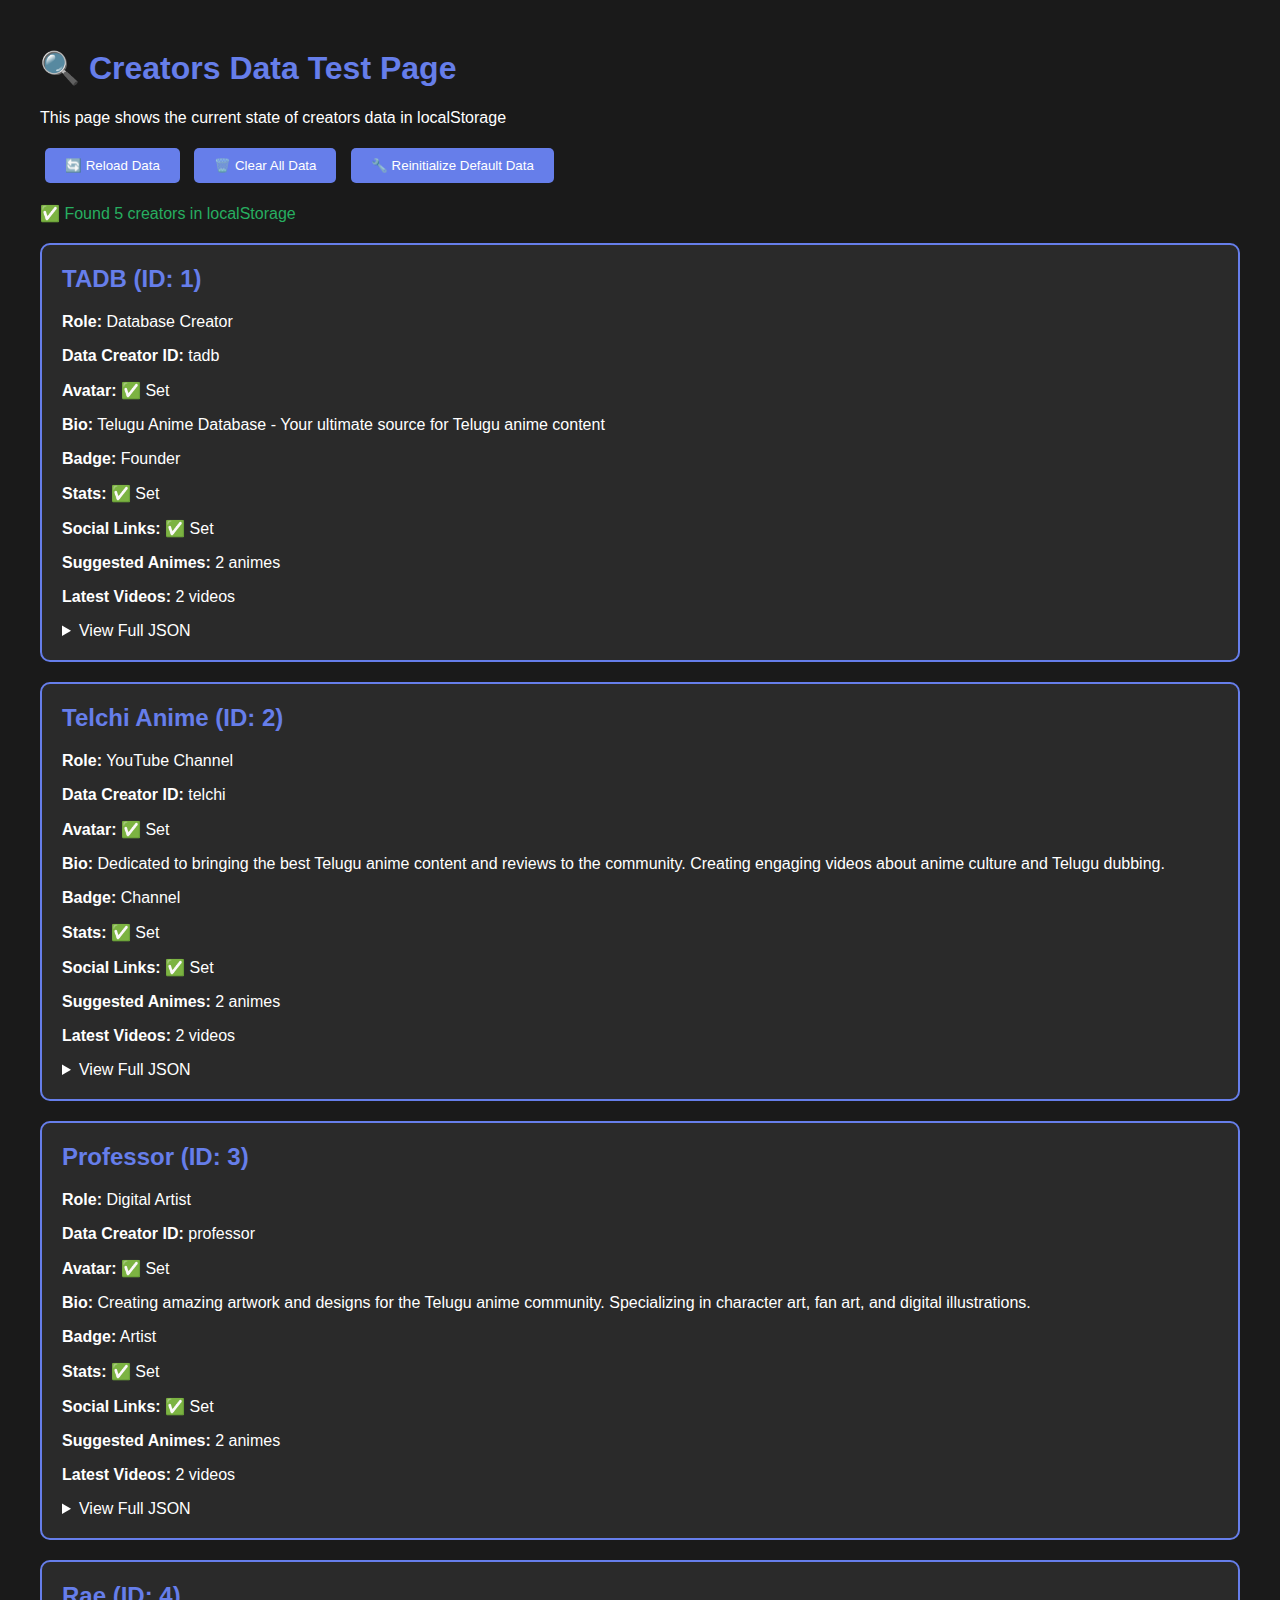
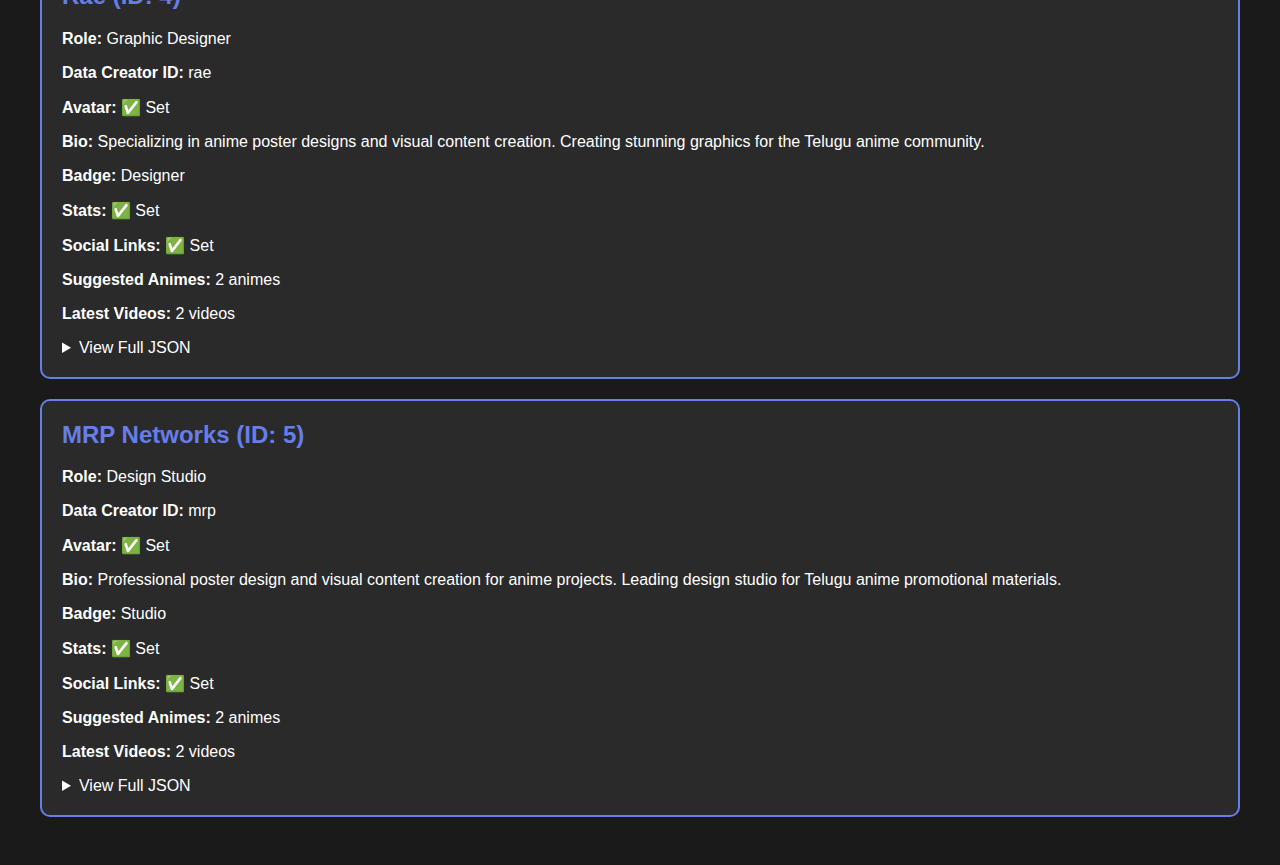
<file: test-creators-data.html>
<!DOCTYPE html>
<html lang="en">
<head>
    <meta charset="UTF-8">
    <meta name="viewport" content="width=device-width, initial-scale=1.0">
    <title>Test Creators Data</title>
    <style>
        body {
            font-family: Arial, sans-serif;
            padding: 20px;
            background: #1a1a1a;
            color: #fff;
        }
        .container {
            max-width: 1200px;
            margin: 0 auto;
        }
        h1 {
            color: #667eea;
        }
        .creator-card {
            background: #2a2a2a;
            padding: 20px;
            margin: 20px 0;
            border-radius: 10px;
            border: 2px solid #667eea;
        }
        .creator-card h2 {
            color: #667eea;
            margin-top: 0;
        }
        pre {
            background: #1a1a1a;
            padding: 15px;
            border-radius: 5px;
            overflow-x: auto;
        }
        .btn {
            background: #667eea;
            color: white;
            border: none;
            padding: 10px 20px;
            border-radius: 5px;
            cursor: pointer;
            margin: 5px;
        }
        .btn:hover {
            background: #764ba2;
        }
        .success {
            color: #27ae60;
        }
        .error {
            color: #e74c3c;
        }
    </style>
</head>
<body>
    <div class="container">
        <h1>🔍 Creators Data Test Page</h1>
        <p>This page shows the current state of creators data in localStorage</p>
        
        <div>
            <button class="btn" onclick="loadData()">🔄 Reload Data</button>
            <button class="btn" onclick="clearData()">🗑️ Clear All Data</button>
            <button class="btn" onclick="reinitialize()">🔧 Reinitialize Default Data</button>
        </div>
        
        <div id="status"></div>
        <div id="creatorsContainer"></div>
    </div>

    <script src="creators-manager.js"></script>
    <script>
        function loadData() {
            const statusDiv = document.getElementById('status');
            const container = document.getElementById('creatorsContainer');
            
            if (!window.creatorsManager) {
                statusDiv.innerHTML = '<p class="error">❌ creators-manager.js not loaded!</p>';
                return;
            }
            
            const creators = window.creatorsManager.getAllCreators();
            
            if (!creators || creators.length === 0) {
                statusDiv.innerHTML = '<p class="error">❌ No creators found in localStorage</p>';
                container.innerHTML = '';
                return;
            }
            
            statusDiv.innerHTML = `<p class="success">✅ Found ${creators.length} creators in localStorage</p>`;
            
            container.innerHTML = creators.map(creator => `
                <div class="creator-card">
                    <h2>${creator.name} (ID: ${creator.id})</h2>
                    <p><strong>Role:</strong> ${creator.role}</p>
                    <p><strong>Data Creator ID:</strong> ${creator.dataCreator || 'NOT SET'}</p>
                    <p><strong>Avatar:</strong> ${creator.avatar ? '✅ Set' : '❌ Not set'}</p>
                    <p><strong>Bio:</strong> ${creator.bio || 'Not set'}</p>
                    <p><strong>Badge:</strong> ${creator.badge || 'Not set'}</p>
                    <p><strong>Stats:</strong> ${creator.stats ? '✅ Set' : '❌ Not set'}</p>
                    <p><strong>Social Links:</strong> ${creator.social ? '✅ Set' : '❌ Not set'}</p>
                    <p><strong>Suggested Animes:</strong> ${creator.suggestedAnimes ? creator.suggestedAnimes.length + ' animes' : '❌ Not set'}</p>
                    <p><strong>Latest Videos:</strong> ${creator.latestVideos ? creator.latestVideos.length + ' videos' : '❌ Not set'}</p>
                    <details>
                        <summary>View Full JSON</summary>
                        <pre>${JSON.stringify(creator, null, 2)}</pre>
                    </details>
                </div>
            `).join('');
        }
        
        function clearData() {
            if (confirm('Are you sure you want to clear all creators data?')) {
                localStorage.removeItem('tadb_creators');
                loadData();
                alert('Data cleared! Refresh the page to reinitialize.');
            }
        }
        
        function reinitialize() {
            if (confirm('This will reset all creators to default data. Continue?')) {
                localStorage.removeItem('tadb_creators');
                window.creatorsManager.init();
                loadData();
                alert('Data reinitialized with defaults!');
            }
        }
        
        // Load data on page load
        window.addEventListener('DOMContentLoaded', loadData);
    </script>
</body>
</html>
</file>
<file: about-us-styles.css>
/* CSS Variables for Theme Colors */
:root {
    /* Dark Theme */
    --primary-color: #133978;
    --secondary-color: #000000;
    --accent-color: #FFD700;
    --text-color: #ffffff;
    --bg-color: #000000;
    --card-bg: #1a1a1a;
    --border-color: #333;
    --hover-color: #1e4a8c;
    --gradient-primary: linear-gradient(135deg, #133978, #1e4a8c);
    --gradient-accent: linear-gradient(135deg, #FFD700, #FFA500);
}

[data-theme="light"] {
    /* Light Theme */
    --primary-color: #133978;
    --secondary-color: #ffffff;
    --accent-color: #133978;
    --text-color: #000000;
    --bg-color: #ffffff;
    --card-bg: rgba(255, 255, 255, 0.9);
    --border-color: rgba(19, 57, 120, 0.2);
    --hover-color: #1e4a8c;
    --gradient-primary: linear-gradient(135deg, #133978, #1e4a8c);
    --gradient-accent: linear-gradient(135deg, #133978, #1e4a8c);
}

/* Reset and Base Styles */
* {
    margin: 0;
    padding: 0;
    box-sizing: border-box;
}

body {
    font-family: 'Inter', -apple-system, BlinkMacSystemFont, 'Segoe UI', Roboto, Oxygen, Ubuntu, Cantarell, sans-serif;
    background: var(--bg-color);
    color: var(--text-color);
    line-height: 1.6;
    overflow-x: hidden;
    transition: background-color 0.3s ease, color 0.3s ease;
}

* {
    transition: background-color 0.3s ease, color 0.3s ease, border-color 0.3s ease;
}

/* Ensure consistent font across all elements */
h1, h2, h3, h4, h5, h6, p, span, div, a, button, input {
    font-family: 'Inter', -apple-system, BlinkMacSystemFont, 'Segoe UI', Roboto, Oxygen, Ubuntu, Cantarell, sans-serif;
}

.container {
    max-width: 1200px;
    margin: 0 auto;
    padding: 0 2rem;
}

/* Navigation Styles */
.navbar {
    position: fixed;
    top: 0;
    left: 0;
    right: 0;
    background: var(--card-bg);
    backdrop-filter: blur(10px);
    border-bottom: 1px solid var(--border-color);
    z-index: 1000;
    transition: all 0.3s ease;
}

.nav-container {
    display: flex;
    align-items: center;
    justify-content: space-between;
    padding: 1rem 2rem;
    max-width: 1200px;
    margin: 0 auto;
}

.nav-left {
    display: flex;
    align-items: center;
    gap: 1rem;
}

.menu-toggle {
    display: none;
    background: none;
    border: none;
    color: var(--text-color);
    font-size: 1.2rem;
    cursor: pointer;
    padding: 0.5rem;
    border-radius: 8px;
    transition: all 0.3s ease;
}

.menu-toggle:hover {
    background: var(--border-color);
}

.logo {
    font-size: 1.5rem;
    font-weight: 800;
    color: var(--accent-color);
    text-decoration: none;
    cursor: pointer;
}

.logo:hover {
    color: var(--accent-color);
    text-decoration: none;
    opacity: 0.8;
}

.desktop-nav {
    display: flex;
    gap: 2rem;
}

.nav-link {
    display: flex;
    align-items: center;
    gap: 0.5rem;
    padding: 0.8rem 1.2rem;
    color: var(--text-color);
    text-decoration: none;
    border-radius: 12px;
    transition: all 0.3s ease;
    font-weight: 500;
    position: relative;
}

.nav-link:hover,
.nav-link.active {
    background: var(--gradient-primary);
    color: white;
    transform: translateY(-2px);
}

.nav-icon {
    font-size: 1rem;
}

.theme-toggle {
    background: var(--card-bg);
    border: 1px solid var(--border-color);
    color: var(--text-color);
    padding: 0.8rem;
    border-radius: 12px;
    cursor: pointer;
    transition: all 0.3s ease;
}

.theme-toggle:hover {
    background: var(--gradient-primary);
    color: white;
    transform: translateY(-2px);
}

.mobile-menu {
    display: none;
    position: absolute;
    top: 100%;
    left: 0;
    right: 0;
    background: var(--card-bg);
    border-bottom: 1px solid var(--border-color);
    padding: 1rem;
    transform: translateY(-100%);
    opacity: 0;
    transition: all 0.3s ease;
    z-index: 999;
    backdrop-filter: blur(10px);
}

.mobile-menu.show {
    display: block;
    transform: translateY(0);
    opacity: 1;
}

.mobile-nav-link {
    display: flex;
    align-items: center;
    gap: 1rem;
    padding: 1rem;
    color: var(--text-color);
    text-decoration: none;
    border-radius: 12px;
    transition: all 0.3s ease;
    margin-bottom: 0.5rem;
}

.mobile-nav-link:hover,
.mobile-nav-link.active {
    background: var(--gradient-primary);
    color: white;
}

/* Hero Section */
.about-hero {
    padding: 8rem 0 4rem;
    background: var(--bg-color);
    position: relative;
    overflow: hidden;
}

.hero-container {
    max-width: 1200px;
    margin: 0 auto;
    padding: 0 2rem;
    display: grid;
    grid-template-columns: 1fr 1fr;
    gap: 4rem;
    align-items: center;
}

.hero-content {
    animation: slideInLeft 0.8s ease-out;
}

.hero-badge {
    display: inline-flex;
    align-items: center;
    gap: 0.5rem;
    background: var(--gradient-accent);
    color: var(--bg-color);
    padding: 0.8rem 1.5rem;
    border-radius: 25px;
    font-size: 0.9rem;
    font-weight: 600;
    margin-bottom: 2rem;
    animation: fadeInUp 0.8s ease-out 0.2s both;
}

.hero-title {
    font-size: 3.5rem;
    font-weight: 800;
    line-height: 1.2;
    margin-bottom: 1.5rem;
    animation: fadeInUp 0.8s ease-out 0.4s both;
}

.hero-highlight {
    color: var(--accent-color);
}

.hero-description {
    font-size: 1.2rem;
    opacity: 0.8;
    margin-bottom: 3rem;
    line-height: 1.8;
    animation: fadeInUp 0.8s ease-out 0.6s both;
}

.hero-stats {
    display: flex;
    gap: 2rem;
    animation: fadeInUp 0.8s ease-out 0.8s both;
}

.stat-card {
    display: flex;
    align-items: center;
    gap: 1rem;
    background: var(--card-bg);
    padding: 1.5rem;
    border-radius: 16px;
    border: 1px solid var(--border-color);
    transition: all 0.3s ease;
}

.stat-card:hover {
    transform: translateY(-5px);
    border-color: var(--accent-color);
}

.stat-icon {
    width: 50px;
    height: 50px;
    background: var(--gradient-primary);
    border-radius: 12px;
    display: flex;
    align-items: center;
    justify-content: center;
    color: white;
    font-size: 1.2rem;
}

.stat-info {
    display: flex;
    flex-direction: column;
}

.stat-number {
    font-size: 1.5rem;
    font-weight: 700;
    color: var(--accent-color);
}

.stat-label {
    font-size: 0.9rem;
    opacity: 0.7;
}

.hero-visual {
    position: relative;
    height: 400px;
    animation: slideInRight 0.8s ease-out;
}

.floating-elements {
    position: relative;
    width: 100%;
    height: 100%;
}

.float-element {
    position: absolute;
    width: 80px;
    height: 80px;
    background: var(--gradient-primary);
    border-radius: 20px;
    display: flex;
    align-items: center;
    justify-content: center;
    color: white;
    font-size: 2rem;
    animation: float 3s ease-in-out infinite;
}

.element-1 {
    top: 20%;
    left: 10%;
    animation-delay: 0s;
}

.element-2 {
    top: 10%;
    right: 20%;
    animation-delay: 0.5s;
}

.element-3 {
    bottom: 30%;
    left: 20%;
    animation-delay: 1s;
}

.element-4 {
    bottom: 10%;
    right: 10%;
    animation-delay: 1.5s;
}

/* Section Styles */
.section-header {
    text-align: center;
    margin-bottom: 4rem;
}

.section-title {
    font-size: 2.5rem;
    font-weight: 700;
    margin-bottom: 1rem;
    color: var(--accent-color);
}

.section-subtitle {
    font-size: 1.1rem;
    opacity: 0.7;
    max-width: 600px;
    margin: 0 auto;
}

/* Mission Section */
.mission-section {
    padding: 6rem 0;
    background: var(--bg-color);
}

.mission-grid {
    display: grid;
    grid-template-columns: repeat(auto-fit, minmax(280px, 1fr));
    gap: 2rem;
}

.mission-card {
    background: var(--card-bg);
    padding: 2rem;
    border-radius: 20px;
    border: 1px solid var(--border-color);
    text-align: center;
    transition: all 0.3s ease;
    animation: fadeInUp 0.6s ease-out;
}

.mission-card:hover {
    transform: translateY(-10px);
    border-color: var(--accent-color);
}

.mission-icon {
    width: 80px;
    height: 80px;
    background: var(--gradient-primary);
    border-radius: 20px;
    display: flex;
    align-items: center;
    justify-content: center;
    color: white;
    font-size: 2rem;
    margin: 0 auto 1.5rem;
    transition: all 0.3s ease;
}

.mission-card:hover .mission-icon {
    transform: scale(1.1) rotate(5deg);
}

.mission-card h3 {
    font-size: 1.3rem;
    font-weight: 600;
    margin-bottom: 1rem;
    color: var(--text-color);
}

.mission-card p {
    opacity: 0.8;
    line-height: 1.6;
}

/* Features Section */
.features-section {
    padding: 6rem 0;
    background: var(--bg-color);
}

.features-grid {
    display: grid;
    grid-template-columns: repeat(auto-fit, minmax(280px, 1fr));
    gap: 1.5rem;
}

.feature-item {
    background: var(--card-bg);
    border-radius: 20px;
    border: 1px solid var(--border-color);
    overflow: hidden;
    transition: all 0.3s ease;
    animation: fadeInUp 0.6s ease-out;
}

.feature-item:hover {
    transform: translateY(-5px);
    border-color: var(--accent-color);
}

.feature-content {
    padding: 1.5rem;
}

.feature-icon {
    width: 50px;
    height: 50px;
    background: var(--gradient-primary);
    border-radius: 12px;
    display: flex;
    align-items: center;
    justify-content: center;
    color: white;
    font-size: 1.2rem;
    margin-bottom: 1rem;
    transition: all 0.3s ease;
}

.feature-item:hover .feature-icon {
    transform: scale(1.1) rotate(-5deg);
}

.feature-content h3 {
    font-size: 1.2rem;
    font-weight: 600;
    margin-bottom: 0.8rem;
    color: var(--text-color);
}

.feature-content p {
    opacity: 0.8;
    line-height: 1.5;
    margin-bottom: 1rem;
    font-size: 0.9rem;
}

.feature-link {
    display: inline-flex;
    align-items: center;
    gap: 0.5rem;
    color: var(--accent-color);
    text-decoration: none;
    font-weight: 600;
    transition: all 0.3s ease;
}

.feature-link:hover {
    gap: 1rem;
}

/* Team Section */
.team-section {
    padding: 6rem 0;
    background: var(--bg-color);
}

.team-grid {
    display: grid;
    grid-template-columns: repeat(auto-fit, minmax(280px, 1fr));
    gap: 2rem;
}

.team-card {
    background: var(--card-bg);
    padding: 2rem;
    border-radius: 20px;
    border: 1px solid var(--border-color);
    text-align: center;
    transition: all 0.3s ease;
    animation: fadeInUp 0.6s ease-out;
}

.team-card:hover {
    transform: translateY(-10px);
    border-color: var(--accent-color);
}

.team-avatar {
    width: 100px;
    height: 100px;
    background: var(--gradient-primary);
    border-radius: 50%;
    display: flex;
    align-items: center;
    justify-content: center;
    color: white;
    font-size: 2.5rem;
    margin: 0 auto 1.5rem;
    transition: all 0.3s ease;
}

.team-card:hover .team-avatar {
    transform: scale(1.1);
}

.team-info h3 {
    font-size: 1.3rem;
    font-weight: 600;
    margin-bottom: 1rem;
    color: var(--text-color);
}

.team-info p {
    opacity: 0.8;
    line-height: 1.6;
}

/* Disclaimer Section */
.disclaimer-section {
    padding: 4rem 0;
    background: transparent;
}

.disclaimer-card {
    background: transparent;
    border: 2px solid var(--accent-color);
    border-radius: 20px;
    padding: 3rem;
    display: flex;
    align-items: flex-start;
    gap: 2rem;
    animation: fadeInUp 0.6s ease-out;
}

.disclaimer-icon {
    width: 80px;
    height: 80px;
    background: var(--gradient-accent);
    border-radius: 20px;
    display: flex;
    align-items: center;
    justify-content: center;
    color: var(--bg-color);
    font-size: 2rem;
    flex-shrink: 0;
}

.disclaimer-content h3 {
    font-size: 1.5rem;
    font-weight: 600;
    margin-bottom: 1rem;
    color: var(--text-color);
}

.disclaimer-content p {
    line-height: 1.8;
    opacity: 0.9;
}

.highlight {
    color: var(--accent-color);
    font-weight: 600;
}

/* Footer */
.footer {
    background: linear-gradient(135deg, var(--primary-color) 0%, #16213e 100%);
    color: white;
    padding: 2rem 0 1rem;
    margin-top: 4rem;
}

.disclaimer-section {
    max-width: 800px;
    margin: 0 auto;
    padding: 0 2rem;
    text-align: center;
}

.disclaimer-section h4 {
    color: white;
    font-size: 14px;
    font-weight: 600;
    margin-bottom: 1rem;
    text-transform: uppercase;
    letter-spacing: 1px;
}

.disclaimer-section p {
    color: rgba(255, 255, 255, 0.8);
    font-size: 11px;
    line-height: 1.6;
    margin: 0;
}

.footer-bottom {
    text-align: center;
    padding: 10px 20px 0;
}

.footer-bottom p {
    color: rgba(255, 255, 255, 0.6);
    font-size: 12px;
    margin: 0;
}

/* Animations */
@keyframes fadeInUp {
    from {
        opacity: 0;
        transform: translateY(30px);
    }
    to {
        opacity: 1;
        transform: translateY(0);
    }
}

@keyframes slideInLeft {
    from {
        opacity: 0;
        transform: translateX(-50px);
    }
    to {
        opacity: 1;
        transform: translateX(0);
    }
}

@keyframes slideInRight {
    from {
        opacity: 0;
        transform: translateX(50px);
    }
    to {
        opacity: 1;
        transform: translateX(0);
    }
}

@keyframes float {
    0%, 100% {
        transform: translateY(0px);
    }
    50% {
        transform: translateY(-20px);
    }
}

/* Large Indian Phones - iPhone Pro Max, OnePlus Pro, Samsung Galaxy S-series (430px-768px) */
@media (min-width: 431px) and (max-width: 768px) {
    .hero-title {
        font-size: 2.5rem;
    }
    
    .hero-subtitle {
        font-size: 1.1rem;
    }
    
    .mission-card {
        padding: 1.5rem;
    }
    
    .feature-card {
        padding: 1.5rem;
    }
    
    .team-member {
        padding: 1.5rem;
    }
}

/* Responsive Design */
@media (max-width: 768px) {
    .menu-toggle {
        display: block !important;
    }
    
    .desktop-nav {
        display: none !important;
    }
    
    .mobile-menu {
        display: none;
    }
    
    .mobile-menu.show {
        display: block !important;
    }
    
    .hero-container {
        grid-template-columns: 1fr;
        gap: 2rem;
        text-align: center;
    }
    
    .hero-title {
        font-size: 2.5rem;
    }
    
    .hero-stats {
        flex-direction: column;
        gap: 1rem;
    }
    
    .stat-card {
        justify-content: center;
    }
    
    .hero-visual {
        height: 300px;
    }
    
    .float-element {
        width: 60px;
        height: 60px;
        font-size: 1.5rem;
    }
    
    .section-title {
        font-size: 2rem;
    }
    
    .mission-grid {
        grid-template-columns: repeat(2, 1fr);
        gap: 1rem;
    }
    
    .mission-card {
        border-radius: 12px;
        padding: 1rem;
    }
    
    .mission-icon {
        width: 50px;
        height: 50px;
        font-size: 1.2rem;
        border-radius: 12px;
        margin-bottom: 1rem;
    }
    
    .mission-card h3 {
        font-size: 1rem;
        margin-bottom: 0.5rem;
    }
    
    .mission-card p {
        font-size: 0.8rem;
        line-height: 1.4;
    }
    
    .features-grid {
        grid-template-columns: repeat(2, 1fr);
        gap: 1rem;
    }
    
    .feature-item {
        border-radius: 12px;
    }
    
    .feature-content {
        padding: 1rem;
    }
    
    .feature-icon {
        width: 35px;
        height: 35px;
        font-size: 1rem;
        border-radius: 8px;
        margin-bottom: 0.8rem;
    }
    
    .feature-content h3 {
        font-size: 1rem;
        margin-bottom: 0.5rem;
    }
    
    .feature-content p {
        font-size: 0.8rem;
        line-height: 1.4;
        margin-bottom: 0.8rem;
    }
    
    .feature-link {
        font-size: 0.8rem;
    }
    
    .team-grid {
        grid-template-columns: repeat(2, 1fr);
        gap: 1rem;
    }
    
    .team-card {
        border-radius: 12px;
        padding: 1rem;
    }
    
    .team-avatar {
        width: 60px;
        height: 60px;
        font-size: 1.5rem;
        margin-bottom: 1rem;
    }
    
    .team-info h3 {
        font-size: 1rem;
        margin-bottom: 0.5rem;
    }
    
    .team-info p {
        font-size: 0.8rem;
        line-height: 1.4;
    }
    
    .disclaimer-card {
        flex-direction: column;
        text-align: center;
        padding: 2rem;
    }
    
    .container {
        padding: 0 1rem;
    }
}

/* Indian Phone Optimizations */
/* Samsung Galaxy A-series, Vivo Y-series, Oppo A-series, Realme budget phones (360px-390px) */
@media (min-width: 360px) and (max-width: 390px) {
    .hero-title {
        font-size: 2.2rem;
    }
    
    .hero-subtitle {
        font-size: 0.95rem;
    }
    
    .mission-card {
        padding: 1rem;
    }
    
    .feature-card {
        padding: 1rem;
    }
    
    .team-member {
        padding: 1rem;
    }
}

/* iPhone 12/13/14, OnePlus Nord, Realme flagship phones (390px-430px) */
@media (min-width: 391px) and (max-width: 430px) {
    .hero-title {
        font-size: 2.3rem;
    }
    
    .hero-subtitle {
        font-size: 1rem;
    }
    
    .mission-card {
        padding: 1.2rem;
    }
    
    .feature-card {
        padding: 1.2rem;
    }
    
    .team-member {
        padding: 1.2rem;
    }
}

@media (max-width: 480px) {
    .hero-title {
        font-size: 2rem;
    }
    
    .hero-description {
        font-size: 1rem;
    }
    
    .section-title {
        font-size: 1.8rem;
    }
    
    .nav-container {
        padding: 1rem;
    }
    
    .menu-toggle {
        display: block !important;
        z-index: 1001;
    }
    
    .desktop-nav {
        display: none !important;
    }
    
    .mobile-menu {
        width: 100%;
        left: 0;
        right: 0;
    }
}

/* Light Mode Specific Adjustments */
[data-theme="light"] {
    --primary-color: #133978;
    --secondary-color: #ffffff;
    --accent-color: #133978;
    --text-color: #000000;
    --bg-color: #f8f9fa;
    --card-bg: rgba(255, 255, 255, 0.9);
    --border-color: rgba(19, 57, 120, 0.2);
    --hover-color: #1e4a8c;
    --gradient-primary: linear-gradient(135deg, #133978, #1e4a8c);
    --gradient-accent: linear-gradient(135deg, #133978, #1e4a8c);
}

[data-theme="light"] .navbar {
    background: rgba(255, 255, 255, 0.95);
    backdrop-filter: blur(10px);
}

[data-theme="light"] .hero-badge {
    background: var(--gradient-primary);
    color: white;
}

[data-theme="light"] .about-hero {
    background: var(--bg-color);
}

[data-theme="light"] .mission-section,
[data-theme="light"] .features-section,
[data-theme="light"] .team-section {
    background: var(--bg-color);
}

[data-theme="light"] .disclaimer-section {
    background: transparent;
}

[data-theme="light"] .disclaimer-card {
    background: transparent;
    border-color: var(--primary-color);
}

[data-theme="light"] .disclaimer-content h3 {
    color: #133978 !important;
}

[data-theme="light"] .disclaimer-content p {
    color: #133978 !important;
}

[data-theme="light"] .disclaimer-icon {
    background: var(--gradient-primary);
    color: white;
}

[data-theme="light"] .mobile-menu {
    background: rgba(255, 255, 255, 0.95);
    backdrop-filter: blur(10px);
}

[data-theme="light"] .stat-card,
[data-theme="light"] .mission-card,
[data-theme="light"] .feature-item,
[data-theme="light"] .team-card {
    background: var(--card-bg);
    border-color: var(--border-color);
}

[data-theme="light"] .stat-card:hover,
[data-theme="light"] .mission-card:hover,
[data-theme="light"] .feature-item:hover,
[data-theme="light"] .team-card:hover {
    border-color: var(--primary-color);
}

[data-theme="light"] .footer {
    background: linear-gradient(135deg, var(--primary-color) 0%, #16213e 100%);
}

[data-theme="light"] .hero-highlight {
    color: var(--primary-color);
    background: none;
    -webkit-background-clip: unset;
    -webkit-text-fill-color: unset;
    background-clip: unset;
}

[data-theme="light"] .section-title {
    color: var(--primary-color);
    background: none;
    -webkit-background-clip: unset;
    -webkit-text-fill-color: unset;
    background-clip: unset;
}

[data-theme="light"] .stat-number {
    color: var(--primary-color) !important;
}

[data-theme="light"] .feature-link {
    color: var(--primary-color) !important;
}

[data-theme="light"] .highlight {
    color: var(--primary-color) !important;
}

[data-theme="light"] .hero-title,
[data-theme="light"] .section-title,
[data-theme="light"] .hero-highlight {
    color: var(--text-color) !important;
}

[data-theme="light"] .hero-highlight {
    color: var(--primary-color) !important;
}

[data-theme="light"] .section-title {
    color: var(--primary-color) !important;
}

/* Ensure proper contrast in light mode */
[data-theme="light"] .nav-link:hover,
[data-theme="light"] .nav-link.active,
[data-theme="light"] .mobile-nav-link:hover,
[data-theme="light"] .mobile-nav-link.active {
    background: var(--gradient-primary);
    color: white;
}

[data-theme="light"] .theme-toggle:hover {
    background: var(--gradient-primary);
    color: white;
}/*
 Ultra Small Budget Phones (320px and below) */
@media (max-width: 320px) {
    .hero-title {
        font-size: 1.8rem;
    }
    
    .hero-subtitle {
        font-size: 0.85rem;
    }
    
    .mission-card {
        padding: 0.75rem;
        margin-bottom: 0.75rem;
    }
    
    .feature-card {
        padding: 0.75rem;
        margin-bottom: 0.75rem;
    }
    
    .team-member {
        padding: 0.75rem;
        margin-bottom: 0.75rem;
    }
    
    .mission-grid {
        gap: 0.75rem;
    }
    
    .features-grid {
        gap: 0.75rem;
    }
    
    .team-grid {
        gap: 0.75rem;
    }
    
    .section-title {
        font-size: 1.6rem;
    }
    
    .section-subtitle {
        font-size: 0.8rem;
    }
}
</file>
<file: contact-us-styles.css>
/* Import base styles */
@import url('styles.css');

/* Ensure consistent Inter font */
body, h1, h2, h3, h4, h5, h6, p, span, div, a, button, input, textarea, select, label {
    font-family: 'Inter', -apple-system, BlinkMacSystemFont, 'Segoe UI', Roboto, Oxygen, Ubuntu, Cantarell, sans-serif;
}

/* Contact Section */
.contact-section {
    background: var(--background-color);
    color: var(--text-color);
    padding: 80px 0;
    min-height: 100vh;
}

.contact-container {
    max-width: 1200px;
    margin: 0 auto;
    padding: 0 2rem;
}

/* Contact Grid */
.contact-grid {
    display: grid;
    grid-template-columns: repeat(auto-fit, minmax(300px, 1fr));
    gap: 30px;
    margin-bottom: 60px;
}

/* Contact Cards */
.contact-card {
    background: var(--card-bg);
    border: 1px solid var(--border-color);
    padding: 40px 30px;
    text-align: center;
    transition: all 0.3s ease;
    position: relative;
    overflow: hidden;
}

.contact-card::before {
    content: '';
    position: absolute;
    top: 0;
    left: -100%;
    width: 100%;
    height: 100%;
    background: linear-gradient(90deg, transparent, rgba(255, 255, 255, 0.1), transparent);
    transition: left 0.6s ease;
}

.contact-card:hover::before {
    left: 100%;
}

.contact-card:hover {
    transform: translateY(-8px);
    box-shadow: 0 20px 40px rgba(0, 0, 0, 0.2);
}

.contact-icon {
    width: 80px;
    height: 80px;
    margin: 0 auto 25px;
    display: flex;
    align-items: center;
    justify-content: center;
    font-size: 2.5rem;
    transition: all 0.3s ease;
}

.email-card .contact-icon {
    background: linear-gradient(135deg, #3498db, #2980b9);
    color: white;
}

.instagram-card .contact-icon {
    background: linear-gradient(135deg, #e1306c, #fd1d1d, #fcb045);
    color: white;
}

.contact-card:hover .contact-icon {
    transform: scale(1.1) rotate(5deg);
}

.contact-info h3 {
    font-size: 1.5rem;
    font-weight: 700;
    color: var(--text-primary);
    margin-bottom: 10px;
}

.contact-info p {
    color: var(--text-secondary);
    margin-bottom: 20px;
    line-height: 1.6;
}

.contact-link {
    display: inline-block;
    color: var(--accent-primary);
    text-decoration: none;
    font-weight: 600;
    font-size: 1.1rem;
    padding: 12px 24px;
    border: 2px solid var(--accent-primary);
    transition: all 0.3s ease;
    position: relative;
    overflow: hidden;
}

.contact-link::before {
    content: '';
    position: absolute;
    top: 0;
    left: -100%;
    width: 100%;
    height: 100%;
    background: var(--accent-primary);
    transition: left 0.3s ease;
    z-index: -1;
}

.contact-link:hover::before {
    left: 0;
}

.contact-link:hover {
    color: white;
    transform: translateY(-2px);
}

/* Contact Form Section */
.contact-form-section {
    background: var(--card-bg);
    border: 1px solid var(--border-color);
    padding: 50px;
    max-width: 800px;
    margin: 0 auto;
}

.form-header {
    text-align: center;
    margin-bottom: 40px;
}

.form-header h2 {
    font-size: 2rem;
    font-weight: 700;
    color: var(--text-primary);
    margin-bottom: 10px;
}

.form-header p {
    color: var(--text-secondary);
    font-size: 1.1rem;
}

/* Form Styles */
.contact-form {
    display: flex;
    flex-direction: column;
    gap: 25px;
}

.form-row {
    display: grid;
    grid-template-columns: 1fr 1fr;
    gap: 20px;
}

.form-group {
    display: flex;
    flex-direction: column;
}

.form-group label {
    font-weight: 600;
    color: var(--text-primary);
    margin-bottom: 8px;
    font-size: 0.95rem;
}

.form-group input,
.form-group select,
.form-group textarea {
    padding: 15px;
    border: 2px solid var(--border-color);
    background: var(--input-bg);
    color: var(--text-primary);
    font-size: 1rem;
    transition: all 0.3s ease;
    font-family: inherit;
}

.form-group input:focus,
.form-group select:focus,
.form-group textarea:focus {
    outline: none;
    border-color: var(--accent-primary);
    box-shadow: 0 0 0 3px rgba(19, 57, 120, 0.1);
}

.form-group textarea {
    resize: vertical;
    min-height: 120px;
}

.submit-btn {
    background: linear-gradient(135deg, var(--accent-primary), var(--accent-secondary));
    color: white;
    border: none;
    padding: 18px 40px;
    font-size: 1.1rem;
    font-weight: 700;
    cursor: pointer;
    transition: all 0.3s ease;
    display: flex;
    align-items: center;
    justify-content: center;
    gap: 10px;
    align-self: flex-start;
    position: relative;
    overflow: hidden;
}

.submit-btn::before {
    content: '';
    position: absolute;
    top: 0;
    left: -100%;
    width: 100%;
    height: 100%;
    background: linear-gradient(90deg, transparent, rgba(255, 255, 255, 0.2), transparent);
    transition: left 0.6s ease;
}

.submit-btn:hover::before {
    left: 100%;
}

.submit-btn:hover {
    transform: translateY(-3px);
    box-shadow: 0 10px 25px rgba(19, 57, 120, 0.3);
}

.submit-btn:active {
    transform: translateY(-1px);
}

/* Success Message */
.success-message {
    background: linear-gradient(135deg, #27ae60, #2ecc71);
    color: white;
    padding: 20px;
    text-align: center;
    font-weight: 600;
    display: none;
    animation: slideDown 0.5s ease;
}

.success-message.show {
    display: block;
}

@keyframes slideDown {
    from {
        opacity: 0;
        transform: translateY(-20px);
    }
    to {
        opacity: 1;
        transform: translateY(0);
    }
}

/* Mobile Responsive */
@media (max-width: 768px) {
    .contact-section {
        padding: 60px 0;
    }
    
    .contact-container {
        padding: 0 1rem;
    }
    
    .contact-grid {
        grid-template-columns: 1fr;
        gap: 20px;
        margin-bottom: 40px;
    }
    
    .contact-card {
        padding: 30px 20px;
    }
    
    .contact-icon {
        width: 60px;
        height: 60px;
        font-size: 2rem;
        margin-bottom: 20px;
    }
    
    .contact-info h3 {
        font-size: 1.3rem;
    }
    
    .contact-link {
        font-size: 1rem;
        padding: 10px 20px;
    }
    
    .contact-form-section {
        padding: 30px 20px;
    }
    
    .form-header h2 {
        font-size: 1.6rem;
    }
    
    .form-header p {
        font-size: 1rem;
    }
    
    .form-row {
        grid-template-columns: 1fr;
        gap: 15px;
    }
    
    .form-group input,
    .form-group select,
    .form-group textarea {
        padding: 12px;
    }
    
    .submit-btn {
        padding: 15px 30px;
        font-size: 1rem;
        align-self: stretch;
    }
}

@media (max-width: 480px) {
    .contact-section {
        padding: 40px 0;
    }
    
    .contact-container {
        padding: 0 0.8rem;
    }
    
    .contact-card {
        padding: 25px 15px;
    }
    
    .contact-icon {
        width: 50px;
        height: 50px;
        font-size: 1.8rem;
    }
    
    .contact-info h3 {
        font-size: 1.2rem;
    }
    
    .contact-form-section {
        padding: 25px 15px;
    }
    
    .form-header h2 {
        font-size: 1.4rem;
    }
    
    .submit-btn {
        padding: 12px 25px;
        font-size: 0.95rem;
    }
}
</file>
<file: styles.css>
/* CSS Variables for Theme Colors */
:root {
    /* Light Theme (Default) */
    --primary-color: #133978;
    --secondary-color: #ffffff;
    --accent-color: #133978;
    --text-color: #000000;
    --bg-color: #ffffff;
    --card-bg: rgba(255, 255, 255, 0.8);
    --border-color: rgba(19, 57, 120, 0.2);
    --hover-color: #1e4a8c;
    --nav-text: #ffffff;
    --nav-bg: #133978;
}

[data-theme="dark"] {
    /* Dark Theme */
    --primary-color: #133978;
    --secondary-color: #000000;
    --accent-color: #FFD700;
    --text-color: #ffffff;
    --bg-color: #000000;
    --card-bg: #1a1a1a;
    --border-color: #333;
    --hover-color: #1e4a8c;
    --nav-text: #ffffff;
    --nav-bg: #133978;
}

/* Light mode specific overrides */
html:not([data-theme="dark"]) .logo {
    color: var(--nav-text) !important;
}

html:not([data-theme="dark"]) .nav-container::after {
    color: var(--nav-text) !important;
}

[data-theme="light"] .logo {
    color: var(--nav-text) !important;
}

[data-theme="light"] .nav-container::after {
    color: var(--nav-text) !important;
}

[data-theme="dark"] .logo {
    color: var(--nav-text) !important;
}

[data-theme="dark"] .nav-container::after {
    color: var(--nav-text) !important;
}

/* Ensure logo is always white regardless of theme */
.navbar .logo {
    color: #ffffff !important;
}

.navbar .nav-container::after {
    color: #ffffff !important;
}

/* Light mode badge overrides - default light mode (no data-theme attribute) */
html:not([data-theme="dark"]) .season-badge {
    background: #000000 !important;
    color: #ffffff !important;
}

html:not([data-theme="dark"]) .year-badge {
    background: #133978 !important;
    color: #ffffff !important;
}

html:not([data-theme="dark"]) .season-badge.movie-badge {
    background: #000000 !important;
    color: #ffffff !important;
}

/* More specific selectors for movie cards in light mode */
html:not([data-theme="dark"]) .movie-card .season-badge {
    background: #000000 !important;
    color: #ffffff !important;
}

html:not([data-theme="dark"]) .movie-card .year-badge {
    background: #133978 !important;
    color: #ffffff !important;
}

html:not([data-theme="dark"]) .movie-card .season-badge.movie-badge {
    background: #000000 !important;
    color: #ffffff !important;
}

/* Additional overrides for movie meta in light mode */
html:not([data-theme="dark"]) .movie-meta .season-badge {
    background: #000000 !important;
    color: #ffffff !important;
}

html:not([data-theme="dark"]) .movie-meta .year-badge {
    background: #133978 !important;
    color: #ffffff !important;
}

html:not([data-theme="dark"]) .movie-meta .season-badge.movie-badge {
    background: #000000 !important;
    color: #ffffff !important;
}

/* Explicit light mode overrides (if data-theme="light" is ever set) */
[data-theme="light"] .season-badge {
    background: #000000 !important;
    color: #ffffff !important;
}

[data-theme="light"] .year-badge {
    background: #133978 !important;
    color: #ffffff !important;
}

[data-theme="light"] .season-badge.movie-badge {
    background: #000000 !important;
    color: #ffffff !important;
}

/* Dark mode hero section - enhanced visibility */
:root .hero-pattern {
    background-image: 
        radial-gradient(circle at 25% 25%, rgba(255, 215, 0, 0.5) 2px, transparent 2px),
        radial-gradient(circle at 75% 75%, rgba(19, 57, 120, 0.7) 1px, transparent 1px);
    opacity: 0.4;
}

:root .hero-gradient {
    background: linear-gradient(135deg, 
        var(--bg-color) 0%, 
        rgba(19, 57, 120, 0.12) 30%,
        rgba(255, 215, 0, 0.08) 50%, 
        rgba(19, 57, 120, 0.12) 70%,
        var(--bg-color) 100%);
}

/* Dark mode hero background enhancement */
:root .hero-background::before {
    content: '';
    position: absolute;
    top: 0;
    left: 0;
    right: 0;
    bottom: 0;
    background: 
        radial-gradient(ellipse at 20% 30%, rgba(19, 57, 120, 0.15) 0%, transparent 50%),
        radial-gradient(ellipse at 80% 70%, rgba(255, 215, 0, 0.1) 0%, transparent 50%);
    z-index: 1;
}

/* Light mode hero section */
[data-theme="light"] .hero-pattern {
    background-image: 
        radial-gradient(circle at 25% 25%, var(--primary-color) 2px, transparent 2px),
        radial-gradient(circle at 75% 75%, var(--primary-color) 1px, transparent 1px);
    opacity: 0.05;
}

[data-theme="light"] .hero-gradient {
    background: linear-gradient(135deg, 
        var(--bg-color) 0%, 
        rgba(19, 57, 120, 0.02) 50%, 
        var(--bg-color) 100%);
}

[data-theme="light"] .floating-card {
    box-shadow: 0 10px 30px rgba(19, 57, 120, 0.15);
}

[data-theme="light"] .decoration-circle {
    border-color: var(--primary-color);
    opacity: 0.08;
}

/* Light mode menu and search styling */
[data-theme="light"] .mobile-menu {
    background: linear-gradient(135deg, var(--primary-color), var(--hover-color));
    box-shadow: 0 8px 32px rgba(19, 57, 120, 0.3);
}

[data-theme="light"] .search-box {
    background: linear-gradient(135deg, rgba(255, 255, 255, 0.98), rgba(248, 250, 252, 0.95));
    box-shadow: 0 8px 32px rgba(19, 57, 120, 0.2);
}

[data-theme="light"] .search-input {
    background: rgba(255, 255, 255, 0.95);
    color: #333;
    border-color: rgba(19, 57, 120, 0.2);
}

[data-theme="light"] .search-input:focus {
    background: white;
    border-color: var(--primary-color);
    box-shadow: 0 8px 30px rgba(19, 57, 120, 0.25);
}

[data-theme="light"] .search-icon {
    color: var(--primary-color);
}

/* Light mode Browse Library button for large screens only */
@media (min-width: 769px) {
    [data-theme="light"] .hero-actions .cta-secondary {
        background: white !important;
        color: var(--primary-color) !important;
        border: 2px solid var(--primary-color) !important;
    }
    
    [data-theme="light"] .hero-actions .cta-secondary:hover {
        background: var(--primary-color) !important;
        color: white !important;
    }
}

/* Menu toggle animation */
.menu-toggle,
.search-toggle {
    transition: all 0.3s ease;
}

.menu-toggle:hover,
.search-toggle:hover {
    transform: scale(1.1);
}

.menu-toggle:active,
.search-toggle:active {
    transform: scale(0.95);
}

/* Navbar scroll effect */
.navbar.scrolled {
    background-color: rgba(19, 57, 120, 0.95);
    backdrop-filter: blur(10px);
    box-shadow: 0 4px 20px rgba(0, 0, 0, 0.2);
}

/* Mobile menu item animations */
.mobile-nav-link {
    opacity: 1;
    transform: translateX(0);
    transition: all 0.3s ease;
}

/* Search input focus ring */
.search-input:focus {
    outline: none;
    box-shadow: 0 0 0 3px rgba(19, 57, 120, 0.1), 0 8px 30px rgba(19, 57, 120, 0.2);
}

/* Mobile search box adjustments */
@media (max-width: 768px) {
    .search-box {
        padding: 0.8rem 1rem;
    }
    
    .search-container {
        max-width: 100%;
    }
    
    .search-input {
        padding: 0.8rem 1.2rem 0.8rem 2.5rem;
        font-size: 0.9rem;
    }
    
    .search-icon {
        left: 0.8rem;
        font-size: 1rem;
    }
    
    .search-btn {
        width: 2.5rem;
        height: 2.5rem;
        right: 0.4rem;
    }
}

@media (max-width: 480px) {
    .search-box {
        padding: 0.6rem 0.8rem;
    }
    
    .search-input {
        padding: 0.7rem 1rem 0.7rem 2.2rem;
        font-size: 0.85rem;
    }
    
    .search-icon {
        left: 0.7rem;
        font-size: 0.9rem;
    }
    
    .search-btn {
        width: 2.2rem;
        height: 2.2rem;
        right: 0.3rem;
    }
}

@media (max-width: 390px) {
    .search-box {
        padding: 0.5rem 0.6rem;
    }
    
    .search-input {
        padding: 0.6rem 0.8rem 0.6rem 2rem;
        font-size: 0.8rem;
    }
    
    .search-icon {
        left: 0.6rem;
        font-size: 0.8rem;
    }
    
    .search-btn {
        width: 2rem;
        height: 2rem;
        right: 0.2rem;
    }
}

/* Search Results */
.search-results {
    display: none;
    padding: 4rem 0 2rem 0;
    background: var(--bg-color);
    margin-top: 2rem;
    min-height: 400px;
}

.search-results.active {
    display: block !important;
    visibility: visible !important;
    opacity: 1 !important;
}

.search-results .movie-grid {
    display: grid !important;
    grid-template-columns: repeat(6, 1fr);
    gap: 1rem;
    margin-bottom: 3rem;
    justify-items: center;
    min-height: 200px;
}

#searchMovieGrid {
    display: grid !important;
    grid-template-columns: repeat(6, 1fr);
    gap: 1rem;
    margin-bottom: 3rem;
    justify-items: center;
}

/* Search Results Responsive */
@media (max-width: 768px) {
    .search-results {
        padding: 4rem 0 1.5rem 0;
        margin-top: 2rem;
    }
    
    .search-results .movie-grid {
        grid-template-columns: repeat(3, 1fr);
        gap: 0.5rem;
    }
    
    .search-results-header {
        flex-direction: column;
        text-align: center;
    }
    
    .search-results-info {
        text-align: center;
    }
    
    /* Make search results season calendar and content sections smaller */
    .search-results .season-grid {
        grid-template-columns: repeat(2, 1fr);
        gap: 1rem;
    }
    
    .search-results .content-grid {
        grid-template-columns: repeat(2, 1fr);
        gap: 1rem;
    }
    
    .search-results .season-card,
    .search-results .content-card {
        padding: 1.5rem 1rem;
    }
    
    .search-results .season-svg,
    .search-results .content-svg {
        width: 40px;
        height: 40px;
    }
}

@media (max-width: 480px) {
    .search-results {
        padding: 5rem 0 1rem 0;
        margin-top: 2.5rem;
    }
    
    .search-results .movie-grid {
        grid-template-columns: repeat(2, 1fr);
        gap: 0.4rem;
    }
    
    .search-results .season-card,
    .search-results .content-card {
        padding: 1.2rem 0.8rem;
    }
    
    .search-results .season-svg,
    .search-results .content-svg {
        width: 35px;
        height: 35px;
    }
    
    .search-results .season-card h3,
    .search-results .content-card h3 {
        font-size: 1rem;
    }
    
    .search-results .season-card p,
    .search-results .content-card p {
        font-size: 0.75rem;
    }
}

@media (max-width: 390px) {
    .search-results {
        padding: 6rem 0 0.8rem 0;
        margin-top: 3rem;
    }
    
    .search-results .movie-grid {
        gap: 0.3rem;
    }
    
    .search-results .season-card,
    .search-results .content-card {
        padding: 1rem 0.6rem;
    }
    
    .search-results .season-svg,
    .search-results .content-svg {
        width: 30px;
        height: 30px;
    }
    
    .search-results .season-card h3,
    .search-results .content-card h3 {
        font-size: 0.9rem;
    }
    
    .search-results .season-card p,
    .search-results .content-card p {
        font-size: 0.7rem;
    }
}

.search-results-header {
    display: flex;
    justify-content: space-between;
    align-items: center;
    margin-bottom: 2rem;
    flex-wrap: wrap;
    gap: 1rem;
}

.search-results-info {
    text-align: left;
}

.search-results-title {
    font-size: 1.5rem;
    color: var(--text-color);
    margin-bottom: 0.5rem;
}

.search-results-count {
    color: var(--text-color);
    opacity: 0.7;
    font-size: 0.9rem;
}

.clear-search-btn {
    background: linear-gradient(135deg, var(--primary-color), var(--hover-color));
    color: white;
    border: none;
    padding: 0.6rem 1.2rem;
    border-radius: 20px;
    font-size: 0.8rem;
    font-weight: 600;
    cursor: pointer;
    transition: all 0.3s ease;
    display: flex;
    align-items: center;
    gap: 0.4rem;
    box-shadow: 0 3px 10px rgba(19, 57, 120, 0.2);
}

.clear-search-btn:hover {
    transform: translateY(-2px);
    box-shadow: 0 5px 15px rgba(19, 57, 120, 0.3);
}

.clear-search-btn:active {
    transform: translateY(0px);
}

.no-results {
    text-align: center;
    padding: 3rem 0;
    color: var(--text-color);
    opacity: 0.7;
}

.no-results h3 {
    font-size: 1.2rem;
    margin-bottom: 0.5rem;
}

.no-results p {
    font-size: 0.9rem;
}

/* Hide sections during search */
.searching .hero,
.searching .featured-section,
.searching .season-calendar,
.searching .content-section,
.searching .disclaimer {
    display: none;
}

/* Backdrop blur support check */
@supports not (backdrop-filter: blur(10px)) {
    .mobile-menu {
        background: var(--primary-color);
    }
    
    .search-box {
        background: rgba(255, 255, 255, 0.98);
    }
}

* {
    margin: 0;
    padding: 0;
    box-sizing: border-box;
}

body {
    font-family: 'Inter', -apple-system, BlinkMacSystemFont, 'Segoe UI', Roboto, Oxygen, Ubuntu, Cantarell, sans-serif;
    background-color: var(--bg-color);
    color: var(--text-color);
    line-height: 1.6;
    transition: all 0.3s ease;
}

/* Ensure consistent font across all elements */
h1, h2, h3, h4, h5, h6, p, span, div, a, button, input {
    font-family: 'Inter', -apple-system, BlinkMacSystemFont, 'Segoe UI', Roboto, Oxygen, Ubuntu, Cantarell, sans-serif;
}

.container {
    max-width: 1200px;
    margin: 0 auto;
    padding: 0 20px;
}

/* Navigation */
.navbar {
    background-color: var(--nav-bg);
    padding: 0.8rem 0;
    position: fixed;
    top: 0;
    width: 100%;
    z-index: 1000;
    box-shadow: 0 2px 10px rgba(0,0,0,0.1);
    transition: all 0.3s ease;
}

.nav-container {
    max-width: 1200px;
    margin: 0 auto;
    padding: 0 1rem;
    display: flex;
    justify-content: space-between;
    align-items: center;
    height: 60px;
}

.nav-left {
    display: flex;
    align-items: center;
    gap: 1rem;
}

.nav-center {
    display: flex;
    gap: 0.5rem;
    align-items: center;
    background: rgba(255, 255, 255, 0.1);
    padding: 0.3rem;
    backdrop-filter: blur(10px);
    border: 1px solid rgba(255, 255, 255, 0.15);
}

.nav-right {
    display: flex;
    align-items: center;
    gap: 0.5rem;
}

.menu-toggle {
    display: none;
    background: none;
    border: 1px solid rgba(255, 255, 255, 0.2);
    color: white;
    font-size: 1.1rem;
    cursor: pointer;
    padding: 0.4rem;
    transition: all 0.3s ease;
    width: 40px;
    height: 40px;
    align-items: center;
    justify-content: center;
}

.menu-toggle:hover {
    background-color: rgba(255, 255, 255, 0.1);
    border-color: rgba(255, 255, 255, 0.3);
}

.logo {
    font-size: 2rem;
    font-weight: bold;
    color: var(--nav-text);
    transition: all 0.3s ease;
    text-decoration: none;
    cursor: pointer;
}

.logo:hover {
    color: var(--nav-text);
    text-decoration: none;
    opacity: 0.8;
}



.nav-link {
    color: rgba(255, 255, 255, 0.9);
    text-decoration: none;
    padding: 0.7rem 1.2rem;
    font-size: 0.9rem;
    font-weight: 500;
    position: relative;
    transition: all 0.2s ease;
    border-radius: 6px;
}

.nav-link:hover {
    color: white;
    background: rgba(255, 255, 255, 0.1);
}

.nav-link.active {
    color: white;
    background: rgba(255, 255, 255, 0.15);
}

.nav-link.active::after {
    content: '';
    position: absolute;
    bottom: 0;
    left: 50%;
    transform: translateX(-50%);
    width: 20px;
    height: 2px;
    background: var(--accent-color);
    border-radius: 1px;
}

.nav-icon {
    font-size: 0.8rem;
    margin-right: 0.5rem;
    transition: color 0.2s ease;
}

.nav-link:hover .nav-icon {
    color: var(--accent-color);
}

.nav-link.active .nav-icon {
    color: var(--accent-color);
}

.nav-right {
    display: flex;
    gap: 1rem;
    align-items: center;
}



.search-toggle,
.theme-toggle {
    background: none;
    border: 1px solid rgba(255, 255, 255, 0.2);
    color: white;
    font-size: 1.1rem;
    cursor: pointer;
    padding: 0.4rem;
    transition: all 0.3s ease;
    width: 40px;
    height: 40px;
    display: flex;
    align-items: center;
    justify-content: center;
}

.search-toggle:hover,
.theme-toggle:hover {
    background-color: rgba(255, 255, 255, 0.1);
    border-color: rgba(255, 255, 255, 0.3);
}

.mobile-menu {
    position: absolute;
    top: 100%;
    left: 0;
    right: 0;
    background: linear-gradient(135deg, var(--primary-color) 0%, rgba(19, 57, 120, 0.95) 100%);
    backdrop-filter: blur(20px);
    border: 1px solid rgba(255, 255, 255, 0.15);
    border-top: none;
    border-radius: 0 0 20px 20px;
    box-shadow: 0 8px 32px rgba(0, 0, 0, 0.4), 0 0 0 1px rgba(255, 255, 255, 0.05);
    opacity: 0;
    visibility: hidden;
    transform: translateY(-30px) scale(0.95);
    transition: all 0.5s cubic-bezier(0.25, 0.46, 0.45, 0.94);
    z-index: 1000;
    overflow: hidden;
}

.mobile-menu.show {
    opacity: 1;
    visibility: visible;
    transform: translateY(0) scale(1);
}

.mobile-nav-link {
    display: flex;
    align-items: center;
    color: rgba(255, 255, 255, 0.9);
    text-decoration: none;
    padding: 1.4rem 2rem;
    position: relative;
    transition: all 0.3s cubic-bezier(0.25, 0.46, 0.45, 0.94);
    border-bottom: 1px solid rgba(255, 255, 255, 0.1);
    font-weight: 500;
    font-size: 1rem;
    backdrop-filter: blur(10px);
}

.mobile-nav-link:last-child {
    border-bottom: none;
}

.mobile-nav-link::before {
    content: '';
    position: absolute;
    left: 0;
    top: 0;
    height: 100%;
    width: 5px;
    background: linear-gradient(180deg, var(--accent-color) 0%, rgba(255, 215, 0, 0.8) 50%, var(--accent-color) 100%);
    transform: scaleY(0);
    transition: all 0.3s cubic-bezier(0.25, 0.46, 0.45, 0.94);
    transform-origin: bottom;
    border-radius: 0 3px 3px 0;
    box-shadow: 0 0 10px rgba(255, 215, 0, 0.3);
}

.mobile-nav-link::after {
    content: '';
    position: absolute;
    right: 2rem;
    top: 50%;
    transform: translateY(-50%);
    width: 8px;
    height: 8px;
    background: radial-gradient(circle, var(--accent-color) 0%, rgba(255, 215, 0, 0.8) 100%);
    border-radius: 50%;
    opacity: 0;
    transition: all 0.3s cubic-bezier(0.25, 0.46, 0.45, 0.94);
    box-shadow: 0 0 8px rgba(255, 215, 0, 0.4);
}

.mobile-nav-link:hover::before,
.mobile-nav-link.active::before {
    transform: scaleY(1);
    transform-origin: top;
}

.mobile-nav-link:hover::after,
.mobile-nav-link.active::after {
    opacity: 1;
    transform: translateY(-50%) scale(1.2);
}

.mobile-nav-link:hover,
.mobile-nav-link.active {
    background: linear-gradient(90deg, rgba(255, 255, 255, 0.15) 0%, rgba(255, 215, 0, 0.1) 50%, rgba(255, 255, 255, 0.08) 100%);
    padding-left: 2.8rem;
    color: white;
    transform: translateX(10px);
    box-shadow: inset 0 1px 0 rgba(255, 255, 255, 0.2), inset 0 -1px 0 rgba(0, 0, 0, 0.1);
}

.mobile-nav-link:active {
    transform: translateX(6px) scale(0.97);
    background: linear-gradient(90deg, rgba(255, 255, 255, 0.2) 0%, rgba(255, 215, 0, 0.15) 50%, rgba(255, 255, 255, 0.1) 100%);
}

.mobile-nav-icon {
    font-size: 1rem;
    margin-right: 1rem;
    transition: all 0.3s ease;
    width: 20px;
    text-align: center;
}

.mobile-nav-link:hover .mobile-nav-icon,
.mobile-nav-link.active .mobile-nav-icon {
    color: var(--accent-color);
    transform: scale(1.1);
}

.search-box {
    position: absolute;
    top: 100%;
    left: 0;
    right: 0;
    background: rgba(255, 255, 255, 0.95);
    border: 1px solid rgba(0, 0, 0, 0.1);
    border-top: none;
    padding: 1rem 1.5rem;
    box-shadow: 0 4px 20px rgba(0, 0, 0, 0.2);
    opacity: 0;
    visibility: hidden;
    transform: translateY(-30px);
    transition: all 0.4s cubic-bezier(0.4, 0, 0.2, 1);
    z-index: 1000;
}

.search-box.show {
    opacity: 1;
    visibility: visible;
    transform: translateY(0);
}

.search-container {
    position: relative;
    max-width: 500px;
    margin: 0 auto;
}

.search-input {
    width: 100%;
    padding: 1rem 1.5rem 1rem 3rem;
    border: 1px solid rgba(0, 0, 0, 0.2);
    background: white;
    color: #333333;
    font-size: 1rem;
    outline: none;
    transition: all 0.3s ease;
    box-shadow: 0 2px 10px rgba(0, 0, 0, 0.1);
}

.search-input:focus {
    border-color: var(--primary-color);
    box-shadow: 0 4px 15px rgba(19, 57, 120, 0.2);
}

.search-input::placeholder {
    color: #666666;
}

.search-input::placeholder {
    color: rgba(0, 0, 0, 0.5);
    transition: opacity 0.3s ease;
}

.search-input:focus::placeholder {
    opacity: 0.7;
}

.search-icon {
    position: absolute;
    left: 1rem;
    top: 50%;
    transform: translateY(-50%);
    color: var(--primary-color);
    font-size: 1.2rem;
    pointer-events: none;
    transition: all 0.3s ease;
}

.search-input:focus + .search-icon {
    color: var(--accent-color);
    transform: translateY(-50%) scale(1.1);
}

.search-btn {
    position: absolute;
    right: 0.5rem;
    top: 50%;
    transform: translateY(-50%);
    background: var(--primary-color);
    border: 1px solid var(--primary-color);
    color: white;
    width: 3rem;
    height: 3rem;
    cursor: pointer;
    transition: all 0.3s ease;
    display: flex;
    align-items: center;
    justify-content: center;
}

.search-btn:hover {
    background: var(--hover-color);
    border-color: var(--hover-color);
}

.search-btn:active {
    transform: translateY(-50%) scale(0.95);
}

/* Hero Section */
.hero {
    position: relative;
    min-height: 100vh;
    margin-top: 60px;
    overflow: hidden;
    display: flex;
    align-items: center;
}

.hero-background {
    position: absolute;
    top: 0;
    left: 0;
    right: 0;
    bottom: 0;
    z-index: 1;
}

.hero-pattern {
    position: absolute;
    top: 0;
    left: 0;
    right: 0;
    bottom: 0;
    background: var(--bg-color);
    opacity: 0.25;
    background-image: 
        radial-gradient(circle at 25% 25%, var(--primary-color) 2px, transparent 2px),
        radial-gradient(circle at 75% 75%, var(--accent-color) 1px, transparent 1px);
    background-size: 50px 50px;
}

.hero-gradient {
    position: absolute;
    top: 0;
    left: 0;
    right: 0;
    bottom: 0;
    background: linear-gradient(135deg, 
        var(--bg-color) 0%, 
        rgba(19, 57, 120, 0.05) 50%, 
        var(--bg-color) 100%);
}

.hero-container {
    position: relative;
    z-index: 2;
    max-width: 1200px;
    margin: 0 auto;
    padding: 0 2rem;
    display: grid;
    grid-template-columns: 1fr 1fr;
    gap: 4rem;
    align-items: center;
    min-height: 80vh;
}

.hero-content {
    display: flex;
    flex-direction: column;
    gap: 2rem;
}

.hero-badge {
    display: inline-flex;
    align-items: center;
    gap: 0.5rem;
    background: linear-gradient(135deg, var(--primary-color), var(--hover-color));
    color: white;
    padding: 0.5rem 1rem;
    font-size: 0.9rem;
    font-weight: 600;
    width: fit-content;
    box-shadow: 0 4px 15px rgba(19, 57, 120, 0.3);
}

.hero-title {
    font-size: 3.5rem;
    font-weight: 800;
    line-height: 1.1;
    color: var(--text-color);
    margin: 0;
}

.hero-highlight {
    background: linear-gradient(135deg, var(--primary-color), var(--accent-color));
    -webkit-background-clip: text;
    -webkit-text-fill-color: transparent;
    background-clip: text;
    display: block;
}

.hero-description {
    font-size: 1.1rem;
    line-height: 1.6;
    color: var(--text-color);
    opacity: 0.8;
    max-width: 500px;
    margin: 0;
}

.hero-stats {
    display: flex;
    gap: 2rem;
    margin: 1rem 0;
}

.stat-item {
    text-align: center;
}

.stat-number {
    display: block;
    font-size: 2.5rem;
    font-weight: 800;
    color: var(--primary-color);
    line-height: 1;
}

.stat-label {
    font-size: 1rem;
    color: var(--text-color);
    opacity: 0.7;
    font-weight: 500;
    margin-top: 0.5rem;
}

.hero-actions {
    display: flex;
    gap: 1rem;
    flex-wrap: wrap;
}

.cta-primary,
.cta-secondary {
    display: inline-flex;
    align-items: center;
    gap: 0.5rem;
    padding: 1rem 2rem;
    font-size: 1rem;
    font-weight: 600;
    border: none;
    cursor: pointer;
    transition: all 0.3s ease;
    text-decoration: none;
}

.cta-primary {
    background: linear-gradient(135deg, var(--primary-color), var(--hover-color));
    color: white;
    box-shadow: 0 4px 15px rgba(19, 57, 120, 0.3);
}

.cta-primary:hover {
    transform: translateY(-2px);
    box-shadow: 0 8px 25px rgba(19, 57, 120, 0.4);
}

.cta-secondary {
    background: transparent;
    color: var(--text-color);
    border: 2px solid var(--primary-color);
}

.cta-secondary:hover {
    background: var(--primary-color);
    color: white;
    transform: translateY(-2px);
}

/* Hero Visual */
.hero-visual {
    position: relative;
    height: 500px;
    display: flex;
    align-items: center;
    justify-content: center;
}

.hero-cards {
    position: relative;
    width: 100%;
    height: 100%;
}

/* 3D Carousel Slider Styling */
.carousel-slider {
    position: relative;
    width: 100%;
    height: 350px;
    margin: 0 auto;
    perspective: 800px;
    display: flex;
    align-items: center;
    justify-content: center;
}

.carousel-container {
    position: relative;
    width: 100%;
    height: 100%;
    display: flex;
    align-items: center;
    justify-content: center;
}

.carousel-track {
    position: relative;
    width: 100%;
    height: 100%;
    display: flex;
    align-items: center;
    justify-content: center;
}

.carousel-slide {
    position: absolute;
    transition: all 1s cubic-bezier(0.25, 0.46, 0.45, 0.94);
    cursor: pointer;
    will-change: transform, opacity;
}

.carousel-slide img {
    width: 100%;
    height: 100%;
    object-fit: cover;
    border-radius: 12px;
    box-shadow: 0 10px 30px rgba(0, 0, 0, 0.3);
    transition: all 0.3s ease;
    image-rendering: -webkit-optimize-contrast;
    image-rendering: crisp-edges;
}

/* Center slide - largest */
.carousel-slide.center {
    width: 200px;
    height: 300px;
    z-index: 3;
    transform: translateX(0) translateZ(0);
    opacity: 1;
    top: 50%;
    left: 50%;
    margin-top: -150px;
    margin-left: -100px;
}

/* Left slide - smaller */
.carousel-slide.left {
    width: 140px;
    height: 210px;
    z-index: 2;
    transform: translateX(-120px) translateZ(-50px);
    opacity: 0.7;
    top: 50%;
    left: 50%;
    margin-top: -105px;
    margin-left: -70px;
}

/* Right slide - smaller */
.carousel-slide.right {
    width: 140px;
    height: 210px;
    z-index: 2;
    transform: translateX(120px) translateZ(-50px);
    opacity: 0.7;
    top: 50%;
    left: 50%;
    margin-top: -105px;
    margin-left: -70px;
}

/* Hidden slides */
.carousel-slide.hidden {
    opacity: 0;
    transform: translateZ(-100px);
    z-index: 1;
    top: 50%;
    left: 50%;
    margin-top: -150px;
    margin-left: -100px;
}

/* Position-based slide animations - no zoom */
.carousel-slide.slide-out-back {
    transform: translateZ(-200px);
    opacity: 0;
}

.carousel-slide.slide-in-front {
    transform: translateZ(0);
    opacity: 1;
}

/* Hover effects */
.carousel-slide:hover img {
    transform: scale(1.05);
    box-shadow: 0 15px 40px rgba(0, 0, 0, 0.4);
}

.carousel-slide.center:hover img {
    transform: scale(1.02);
}

/* Navigation Arrows */
.carousel-arrow {
    position: absolute;
    top: 50%;
    transform: translateY(-50%);
    background: linear-gradient(135deg, rgba(19, 57, 120, 0.9), rgba(30, 74, 140, 0.9));
    backdrop-filter: blur(10px);
    border: 1px solid rgba(255, 255, 255, 0.2);
    color: white;
    width: 50px;
    height: 50px;
    border-radius: 50%;
    cursor: pointer;
    z-index: 10;
    display: flex;
    align-items: center;
    justify-content: center;
    font-size: 1.2rem;
    transition: all 0.3s cubic-bezier(0.23, 1, 0.32, 1);
    box-shadow: 0 8px 25px rgba(0, 0, 0, 0.2);
    opacity: 0.8;
}

.carousel-arrow:hover {
    background: linear-gradient(135deg, var(--primary-color), var(--hover-color));
    transform: translateY(-50%) scale(1.1);
    box-shadow: 0 12px 35px rgba(19, 57, 120, 0.4);
    opacity: 1;
}

.carousel-arrow:active {
    transform: translateY(-50%) scale(0.95);
}

.carousel-arrow-left {
    left: -25px;
}

.carousel-arrow-right {
    right: -25px;
}

.carousel-arrow i {
    transition: transform 0.2s ease;
}

.carousel-arrow:hover i {
    transform: scale(1.1);
}

.hero-decoration {
    position: absolute;
    top: 0;
    left: 0;
    right: 0;
    bottom: 0;
    pointer-events: none;
}

.decoration-circle {
    position: absolute;
    border: 2px solid var(--primary-color);
    opacity: 0.1;
    animation: rotate 20s linear infinite;
}

.circle-1 {
    width: 200px;
    height: 200px;
    top: 10%;
    right: 20%;
}

.circle-2 {
    width: 150px;
    height: 150px;
    bottom: 20%;
    left: 10%;
    animation-direction: reverse;
}

.circle-3 {
    width: 100px;
    height: 100px;
    top: 60%;
    right: 10%;
    animation-duration: 15s;
}

@keyframes float {
    0%, 100% { transform: translateY(0px) rotate(0deg); }
    50% { transform: translateY(-20px) rotate(2deg); }
}

@keyframes rotate {
    from { transform: rotate(0deg); }
    to { transform: rotate(360deg); }
}

/* Sections */
.featured-section,
.season-calendar,
.content-section,
.categories {
    padding: 5rem 0;
    position: relative;
}

.section-header {
    text-align: center;
    margin-bottom: 4rem;
}

.section-title {
    font-size: 2.8rem;
    font-weight: 800;
    margin-bottom: 1rem;
    color: var(--text-color);
    background: linear-gradient(135deg, var(--text-color), var(--primary-color));
    -webkit-background-clip: text;
    -webkit-text-fill-color: transparent;
    background-clip: text;
}

/* Featured Posts Header */
.featured-header {
    display: flex;
    align-items: center;
    justify-content: center;
    gap: 2rem;
    margin-bottom: 3rem;
}

.featured-title {
    font-family: 'Inter', -apple-system, BlinkMacSystemFont, 'Segoe UI', Roboto, Oxygen, Ubuntu, Cantarell, sans-serif;
    font-size: 2rem;
    font-weight: 600;
    color: var(--text-color);
    margin: 0;
    text-align: center;
    letter-spacing: 0.5px;
}

.featured-icon-left,
.featured-icon-right {
    width: 40px;
    height: 40px;
    color: var(--primary-color);
    opacity: 0.7;
    transition: all 0.3s ease;
}

.featured-icon-left:hover,
.featured-icon-right:hover {
    opacity: 1;
    transform: scale(1.1);
}

.featured-icon-left svg,
.featured-icon-right svg {
    width: 100%;
    height: 100%;
}

.section-subtitle {
    font-size: 1.1rem;
    color: var(--text-color);
    opacity: 0.7;
    max-width: 600px;
    margin: 0 auto;
    line-height: 1.6;
}

/* Movie Grid */
.movie-grid {
    display: grid;
    grid-template-columns: repeat(6, 1fr);
    gap: 1rem;
    margin-bottom: 3rem;
    justify-items: center;
}

.movie-card {
    width: 180px;
    margin-bottom: 2rem;
    transition: all 0.3s ease;
    cursor: pointer;
    /* Better touch targets for mobile */
    min-height: 44px;
    position: relative;
}

.movie-card:hover {
    transform: translateY(-5px);
}

.movie-poster {
    width: 100%;
    height: 270px;
    position: relative;
    border-radius: 8px;
    overflow: hidden;
    margin-bottom: 12px;
    object-fit: cover;
    transition: all 0.3s ease;
}

.movie-card:hover .movie-poster {
    transform: scale(1.05);
}

.movie-info {
    text-align: left;
    padding: 0 8px;
}

.movie-title {
    font-size: 1.1rem;
    font-weight: 700;
    color: var(--text-color);
    margin: 0 0 8px 0;
    line-height: 1.3;
    white-space: nowrap;
    overflow: hidden;
    text-overflow: ellipsis;
    width: 100%;
}

.movie-meta {
    display: flex;
    justify-content: flex-start;
    align-items: center;
    gap: 8px;
    flex-wrap: wrap;
}

.year-badge {
    background: rgba(19, 57, 120, 0.8);
    color: #fff;
    padding: 4px 8px;
    border-radius: 4px;
    font-size: 0.85rem;
    font-weight: 600;
}

.season-badge {
    padding: 4px 8px;
    border-radius: 4px;
    font-size: 0.85rem;
    font-weight: 600;
    background: rgba(247, 239, 71, 0.9);
    color: #333;
}

/* Movie badge styling */
.season-badge.movie-badge {
    background: linear-gradient(135deg, #ff6b6b, #ee5a52);
    color: #fff;
    box-shadow: 0 2px 4px rgba(255, 107, 107, 0.3);
}

/* Season Grid */
.season-grid {
    display: grid;
    grid-template-columns: repeat(4, 1fr);
    gap: 2rem;
    max-width: 1000px;
    margin: 0 auto;
}

.season-card {
    background: var(--card-bg);
    padding: 2.5rem 2rem;
    border-radius: 15px;
    text-align: center;
    box-shadow: 0 4px 15px rgba(0,0,0,0.08);
    transition: all 0.3s ease;
    cursor: pointer;
    position: relative;
    border: 1px solid rgba(255, 255, 255, 0.05);
}

.season-card:hover {
    transform: translateY(-5px);
    box-shadow: 0 8px 25px rgba(0,0,0,0.12);
}

.season-icon-container {
    margin-bottom: 1.5rem;
}

.season-svg {
    width: 60px;
    height: 60px;
    transition: transform 0.3s ease;
}

.season-card:hover .season-svg {
    transform: scale(1.05);
}

.season-card h3 {
    font-size: 1.4rem;
    font-weight: 700;
    color: var(--text-color);
    margin-bottom: 0.5rem;
}

.season-card p {
    font-size: 0.9rem;
    color: var(--text-color);
    opacity: 0.7;
    line-height: 1.4;
}

/* Season specific colors */
.summer-card:hover {
    background: var(--card-bg);
}

.winter-card:hover {
    background: var(--card-bg);
}

.fall-card:hover {
    background: var(--card-bg);
}

.spring-card:hover {
    background: var(--card-bg);
}

/* Content Grid */
.content-grid {
    display: grid;
    grid-template-columns: repeat(4, 1fr);
    gap: 2rem;
    max-width: 1000px;
    margin: 0 auto;
}

.content-card {
    background: var(--card-bg);
    padding: 2.5rem 2rem;
    border-radius: 15px;
    text-align: center;
    box-shadow: 0 4px 15px rgba(0,0,0,0.08);
    transition: all 0.3s ease;
    cursor: pointer;
    position: relative;
    border: 1px solid rgba(255, 255, 255, 0.05);
}

.content-card:hover {
    transform: translateY(-5px);
    box-shadow: 0 8px 25px rgba(0,0,0,0.12);
}

.content-icon-container {
    margin-bottom: 1.5rem;
}

.content-svg {
    width: 60px;
    height: 60px;
    transition: transform 0.3s ease;
}

.content-card:hover .content-svg {
    transform: scale(1.05);
}

.content-card h3 {
    font-size: 1.3rem;
    font-weight: 700;
    color: var(--text-color);
    margin-bottom: 0.5rem;
}

.content-card p {
    font-size: 0.9rem;
    color: var(--text-color);
    opacity: 0.7;
    line-height: 1.4;
}

/* Content specific hover effects */
.creators-card:hover {
    background: var(--card-bg);
}

.production-card:hover {
    background: var(--card-bg);
}

.schedule-card:hover {
    background: var(--card-bg);
}

.dubs-card:hover {
    background: var(--card-bg);
}



/* Pagination */
.pagination {
    display: flex;
    justify-content: center;
    gap: 0.5rem;
}

.page-btn {
    background-color: var(--card-bg);
    color: var(--text-color);
    border: 1px solid var(--border-color);
    padding: 0.5rem 1rem;
    border-radius: 5px;
    cursor: pointer;
    transition: all 0.3s ease;
}

.page-btn:hover,
.page-btn.active {
    background-color: var(--primary-color);
    color: white;
}

/* Disclaimer */
.disclaimer {
    background-color: var(--card-bg);
    padding: 2rem 0;
    text-align: center;
}

.disclaimer p {
    color: var(--text-color);
    opacity: 0.8;
    font-size: 0.9rem;
    line-height: 1.5;
}

/* Footer */
.footer {
    background: linear-gradient(135deg, var(--primary-color) 0%, #16213e 100%);
    color: white;
    padding: 20px 0 15px;
    margin-top: 0;
}

.disclaimer-section {
    max-width: 800px;
    margin: 0 auto;
    padding: 0 20px 15px;
    text-align: center;
    border-bottom: 1px solid rgba(255, 255, 255, 0.1);
}

.disclaimer-section h4 {
    color: white;
    font-size: 14px;
    font-weight: 600;
    margin-bottom: 8px;
    text-transform: uppercase;
    letter-spacing: 0.5px;
}

.disclaimer-section p {
    color: rgba(255, 255, 255, 0.8);
    font-size: 11px;
    line-height: 1.4;
    margin: 0;
    font-weight: 600;
}

.footer-bottom {
    text-align: center;
    padding: 10px 20px 0;
}

.footer-bottom p {
    color: rgba(255, 255, 255, 0.6);
    font-size: 12px;
    margin: 0;
    font-weight: 400;
}



/* Large Indian Phones - iPhone Pro Max, OnePlus Pro, Samsung Galaxy S-series (430px-768px) */
@media (min-width: 431px) and (max-width: 768px) {
    .movie-card {
        width: 180px;
        margin-bottom: 1.5rem;
    }
    
    .movie-poster {
        height: 270px;
        margin-bottom: 10px;
    }
    
    .movie-title {
        font-size: 0.95rem;
        margin-bottom: 8px;
        line-height: 1.3;
    }
    
    .movie-grid {
        grid-template-columns: repeat(3, 1fr);
        gap: 1rem;
    }
    
    .year-badge,
    .season-badge {
        padding: 4px 8px;
        font-size: 0.75rem;
    }
    
    /* Better spacing for larger phones */
    .featured-section,
    .season-calendar,
    .content-section {
        padding: 4rem 0;
    }
    
    .container {
        padding: 0 1.5rem;
    }
}

/* Mobile Responsive */
@media (max-width: 768px) {
    .navbar {
        padding: 0.6rem 0;
    }
    
    .nav-container {
        padding: 0 1rem;
        height: 50px;
        position: relative;
        display: flex;
        justify-content: space-between;
        align-items: center;
    }
    
    .nav-left {
        position: absolute;
        left: 1rem;
        z-index: 10;
    }
    
    .nav-container {
        position: relative !important;
    }
    
    .nav-left .logo {
        display: block !important;
        position: fixed !important;
        left: 50% !important;
        top: 10px !important;
        transform: translateX(-50%) !important;
        font-size: 1.8rem !important;
        z-index: 1001 !important;
        pointer-events: auto !important;
        margin: 0 !important;
    }
    
    .nav-container::after {
        content: "";
        display: none;
    }
    
    .nav-right {
        position: absolute;
        right: 1rem;
        z-index: 10;
    }
    

    
    .menu-toggle {
        display: flex;
    }
    
    .desktop-nav {
        display: none;
    }
    
    .mobile-menu {
        backdrop-filter: blur(20px);
        border-radius: 0 0 16px 16px;
        box-shadow: 0 6px 24px rgba(0, 0, 0, 0.35), 0 0 0 1px rgba(255, 255, 255, 0.08);
    }
    
    .mobile-nav-link {
        padding: 1.2rem 1.5rem;
        font-size: 0.95rem;
    }
    
    .mobile-nav-link::after {
        right: 1.5rem;
        width: 6px;
        height: 6px;
    }
    
    .mobile-nav-link:hover,
    .mobile-nav-link.active {
        padding-left: 2.2rem;
        transform: translateX(8px);
    }
    
    .search-toggle,
    .theme-toggle {
        font-size: 1rem;
        width: 36px;
        height: 36px;
        padding: 0.3rem;
    }
    
    .hero {
        margin-top: 50px;
        min-height: 70vh;
    }
    
    .hero-container {
        grid-template-columns: 1fr;
        gap: 2rem;
        padding: 1.5rem 1rem;
        text-align: center;
    }
    
    .hero-title {
        font-size: 2rem;
    }
    
    .hero-description {
        font-size: 0.95rem;
        max-width: 400px;
    }
    
    .hero-stats {
        justify-content: center;
        margin: 0.8rem 0;
    }
    
    .hero-visual {
        height: 250px;
        order: -1;
    }
    
    .carousel-slider {
        height: 280px;
    }
    
    .carousel-slide.center {
        width: 160px;
        height: 240px;
        margin-top: -120px;
        margin-left: -80px;
    }
    
    .carousel-slide.left,
    .carousel-slide.right {
        width: 112px;
        height: 168px;
        margin-top: -84px;
        margin-left: -56px;
    }
    
    .carousel-slide.left {
        transform: translateX(-96px) translateZ(-40px);
    }
    
    .carousel-slide.right {
        transform: translateX(96px) translateZ(-40px);
    }
    
    .carousel-slide.hidden {
        margin-top: -120px;
        margin-left: -80px;
    }
    
    .carousel-slide img {
        border-radius: 10px;
    }
    
    .carousel-arrow {
        width: 40px;
        height: 40px;
        font-size: 1rem;
    }
    
    .carousel-arrow-left {
        left: -20px;
    }
    
    .carousel-arrow-right {
        right: -20px;
    }
    
    .movie-grid {
        grid-template-columns: repeat(3, 1fr);
        gap: 0.5rem;
    }
    
    .movie-card {
        width: 160px;
        margin-bottom: 1.5rem;
    }
    
    .movie-poster {
        height: 240px;
        margin-bottom: 8px;
    }
    
    .movie-title {
        font-size: 0.8rem;
        margin-bottom: 6px;
    }
    
    .year-badge,
    .season-badge {
        padding: 3px 6px;
        font-size: 0.7rem;
    }
    
    .season-grid {
        grid-template-columns: repeat(2, 1fr);
        gap: 1rem;
    }
    
    .content-grid {
        grid-template-columns: repeat(2, 1fr);
        gap: 1rem;
    }
    
    .featured-section,
    .season-calendar,
    .content-section,
    .categories {
        padding: 2.5rem 0;
    }
    
    .section-header {
        margin-bottom: 2rem;
    }
    
    .section-title {
        font-size: 1.8rem;
    }
    
    .section-subtitle {
        font-size: 0.9rem;
    }
    
    .featured-header {
        gap: 1.2rem;
        margin-bottom: 2rem;
    }
    
    .featured-title {
        font-size: 1.4rem;
        font-family: 'Inter', -apple-system, BlinkMacSystemFont, 'Segoe UI', Roboto, Oxygen, Ubuntu, Cantarell, sans-serif;
    }
    
    .featured-icon-left,
    .featured-icon-right {
        width: 28px;
        height: 28px;
    }
    
    .disclaimer p {
        font-size: 0.8rem;
    }
    

    
    .season-card,
    .content-card {
        padding: 1.5rem 1rem;
    }
    
    .season-svg,
    .content-svg {
        width: 40px;
        height: 40px;
    }
    
    .season-card h3,
    .content-card h3 {
        font-size: 1.1rem;
        margin-bottom: 0.3rem;
    }
    
    .season-card p,
    .content-card p {
        font-size: 0.8rem;
    }
}

@media (max-width: 480px) {
    .navbar {
        padding: 0.5rem 0;
    }
    
    .nav-container {
        padding: 0 0.8rem;
        height: 45px;
    }
    
    .nav-left {
        left: 0.8rem;
    }
    
    .nav-right {
        right: 0.8rem;
    }
    
    .nav-container::after {
        font-size: 2rem;
    }
    
    .search-toggle,
    .theme-toggle,
    .menu-toggle {
        font-size: 0.9rem;
        width: 32px;
        height: 32px;
        padding: 0.2rem;
    }
    
    .hero {
        margin-top: 45px;
        min-height: 60vh;
    }
    
    .hero-container {
        padding: 1rem 0.8rem;
        gap: 1.5rem;
    }
    
    .hero-title {
        font-size: 1.7rem;
    }
    
    .hero-description {
        font-size: 0.9rem;
        max-width: 350px;
    }
    
    .hero-badge {
        font-size: 0.8rem;
        padding: 0.4rem 0.8rem;
        margin: 0 auto;
    }
    
    .hero-stats {
        gap: 0.8rem;
        margin: 0.5rem 0;
    }
    
    .stat-number {
        font-size: 1.3rem;
    }
    
    .stat-label {
        font-size: 0.8rem;
    }
    
    .hero-actions {
        flex-direction: row;
        justify-content: center;
        gap: 0.8rem;
        flex-wrap: wrap;
    }
    
    .cta-primary,
    .cta-secondary {
        flex: 1;
        max-width: 180px;
        justify-content: center;
        padding: 0.8rem 1rem;
        font-size: 0.85rem;
    }
    
    .hero-visual {
        height: 200px;
    }
    
    .carousel-slider {
        height: 210px;
    }
    
    .carousel-slide.center {
        width: 120px;
        height: 180px;
        margin-top: -90px;
        margin-left: -60px;
    }
    
    .carousel-slide.left,
    .carousel-slide.right {
        width: 84px;
        height: 126px;
        margin-top: -63px;
        margin-left: -42px;
    }
    
    .carousel-slide.left {
        transform: translateX(-72px) translateZ(-30px);
    }
    
    .carousel-slide.right {
        transform: translateX(72px) translateZ(-30px);
    }
    
    .carousel-slide.hidden {
        margin-top: -90px;
        margin-left: -60px;
    }
    
    .carousel-slide img {
        border-radius: 8px;
    }
    
    .carousel-arrow {
        width: 35px;
        height: 35px;
        font-size: 0.9rem;
    }
    
    .carousel-arrow-left {
        left: -15px;
    }
    
    .carousel-arrow-right {
        right: -15px;
    }
    
    .movie-grid {
        grid-template-columns: repeat(2, 1fr);
        gap: 0.4rem;
    }
    
    .movie-card {
        width: 145px;
        margin-bottom: 1rem;
    }
    
    .movie-poster {
        height: 218px;
        margin-bottom: 6px;
    }
    
    .movie-info {
        padding: 0 4px;
    }
    
    .movie-title {
        font-size: 0.7rem;
        margin-bottom: 4px;
    }
    
    .year-badge,
    .season-badge {
        padding: 2px 4px;
        font-size: 0.6rem;
    }
    
    .featured-section,
    .season-calendar,
    .content-section,
    .categories {
        padding: 1.8rem 0;
    }
    
    .section-header {
        margin-bottom: 1.5rem;
    }
    
    .section-title {
        font-size: 1.5rem;
    }
    
    .section-subtitle {
        font-size: 0.85rem;
    }
    
    .featured-header {
        gap: 0.8rem;
        margin-bottom: 1.5rem;
    }
    
    .featured-title {
        font-size: 1.2rem;
    }
    
    .featured-icon-left,
    .featured-icon-right {
        width: 24px;
        height: 24px;
    }
    
    .disclaimer p {
        font-size: 0.75rem;
        padding: 0 1rem;
    }
    

    
    .season-card,
    .content-card {
        padding: 1.2rem 0.8rem;
    }
    
    .season-svg,
    .content-svg {
        width: 35px;
        height: 35px;
    }
    
    .season-card h3,
    .content-card h3 {
        font-size: 1rem;
        margin-bottom: 0.2rem;
    }
    
    .season-card p,
    .content-card p {
        font-size: 0.75rem;
    }
}

/* Indian Phone Optimizations */
/* Samsung Galaxy A-series, Vivo Y-series, Oppo A-series, Realme budget phones (360px-390px) */
@media (min-width: 360px) and (max-width: 390px) {
    .movie-card {
        width: 155px;
        margin-bottom: 1rem;
    }
    
    .movie-poster {
        height: 233px;
        margin-bottom: 6px;
    }
    
    .movie-title {
        font-size: 0.75rem;
        margin-bottom: 5px;
        line-height: 1.2;
    }
    
    .movie-grid {
        grid-template-columns: repeat(2, 1fr);
        gap: 0.6rem;
    }
    
    .year-badge,
    .season-badge {
        padding: 2px 5px;
        font-size: 0.65rem;
    }
}

/* iPhone 12/13/14, OnePlus Nord, Realme flagship phones (390px-430px) */
@media (min-width: 391px) and (max-width: 430px) {
    .movie-card {
        width: 170px;
        margin-bottom: 1.2rem;
    }
    
    .movie-poster {
        height: 255px;
        margin-bottom: 8px;
    }
    
    .movie-title {
        font-size: 0.8rem;
        margin-bottom: 6px;
        line-height: 1.3;
    }
    
    .movie-grid {
        grid-template-columns: repeat(2, 1fr);
        gap: 0.8rem;
    }
    
    .year-badge,
    .season-badge {
        padding: 3px 6px;
        font-size: 0.7rem;
    }
}

/* Extra small screens (like 1080x2408) */
@media (max-width: 390px) {
    .mobile-menu {
        border-radius: 0 0 12px 12px;
        box-shadow: 0 4px 20px rgba(0, 0, 0, 0.4);
    }
    
    .mobile-nav-link {
        padding: 1rem 1.2rem;
        font-size: 0.9rem;
    }
    
    .mobile-nav-link::after {
        right: 1.2rem;
        width: 5px;
        height: 5px;
    }
    
    .mobile-nav-link:hover,
    .mobile-nav-link.active {
        padding-left: 2rem;
        transform: translateX(6px);
    }
    
    .navbar {
        padding: 0.4rem 0;
    }
    
    .nav-container {
        padding: 0 0.6rem;
        height: 40px;
    }
    
    .nav-left {
        left: 0.6rem;
    }
    
    .nav-right {
        right: 0.6rem;
    }
    
    .nav-container::after {
        font-size: 1.8rem;
    }
    
    .search-toggle,
    .theme-toggle,
    .menu-toggle {
        font-size: 0.8rem;
        width: 28px;
        height: 28px;
        padding: 0.1rem;
    }
    
    .hero {
        margin-top: 40px;
        min-height: 55vh;
    }
    
    .hero-container {
        padding: 0.8rem 0.6rem;
        gap: 1rem;
    }
    
    .hero-title {
        font-size: 1.5rem;
    }
    
    .hero-description {
        font-size: 0.8rem;
        max-width: 300px;
    }
    
    .hero-badge {
        font-size: 0.7rem;
        padding: 0.3rem 0.6rem;
        margin: 0 auto;
    }
    
    .stat-number {
        font-size: 1.1rem;
    }
    
    .stat-label {
        font-size: 0.7rem;
        margin-top: 0;
    }
    
    .cta-primary,
    .cta-secondary {
        padding: 0.7rem 1.2rem;
        font-size: 0.8rem;
    }
    
    .hero-visual {
        height: 160px;
    }
    
    .carousel-slider {
        height: 180px;
    }
    
    .carousel-slide.center {
        width: 100px;
        height: 150px;
        margin-top: -75px;
        margin-left: -50px;
    }
    
    .carousel-slide.left,
    .carousel-slide.right {
        width: 70px;
        height: 105px;
        margin-top: -52.5px;
        margin-left: -35px;
    }
    
    .carousel-slide.left {
        transform: translateX(-60px) translateY(0) scale(0.85) rotateY(10deg);
    }
    
    .carousel-slide.right {
        transform: translateX(60px) translateY(0) scale(0.85) rotateY(-10deg);
    }
    
    .carousel-slide.hidden {
        margin-top: -75px;
        margin-left: -50px;
    }
    
    .carousel-slide img {
        border-radius: 6px;
    }
    
    .carousel-arrow {
        width: 30px;
        height: 30px;
        font-size: 0.8rem;
    }
    
    .carousel-arrow-left {
        left: -10px;
    }
    
    .carousel-arrow-right {
        right: -10px;
    }
    
    .decoration-circle {
        display: none;
    }
    
    .container {
        padding: 0 8px;
    }
    
    .movie-grid {
        gap: 0.3rem;
    }
    
    .movie-card {
        width: 140px;
        margin-bottom: 1rem;
    }
    
    .movie-poster {
        height: 210px;
        margin-bottom: 6px;
    }
    
    .movie-info {
        padding: 0 4px;
    }
    
    .movie-title {
        font-size: 0.65rem;
        margin-bottom: 4px;
        line-height: 1.2;
    }
    
    .year-badge,
    .season-badge {
        padding: 1px 3px;
        font-size: 0.55rem;
    }
    
    .featured-section,
    .season-calendar,
    .content-section,
    .categories {
        padding: 1.2rem 0;
    }
    
    .section-header {
        margin-bottom: 1rem;
    }
    
    .section-title {
        font-size: 1.3rem;
    }
    
    .section-subtitle {
        font-size: 0.75rem;
    }
    
    .featured-header {
        gap: 0.6rem;
        margin-bottom: 1rem;
    }
    
    .featured-title {
        font-size: 1rem;
        letter-spacing: 0.2px;
    }
    
    .featured-icon-left,
    .featured-icon-right {
        width: 20px;
        height: 20px;
    }
    
    .disclaimer p {
        font-size: 0.7rem;
        padding: 0 0.5rem;
        line-height: 1.4;
    }
}

/* Ultra Small Budget Phones (320px and below) */
@media (max-width: 320px) {
    .movie-card {
        width: 130px;
        margin-bottom: 0.8rem;
    }
    
    .movie-poster {
        height: 195px;
        margin-bottom: 4px;
    }
    
    .movie-title {
        font-size: 0.6rem;
        margin-bottom: 3px;
        line-height: 1.1;
    }
    
    .movie-grid {
        grid-template-columns: repeat(2, 1fr);
        gap: 0.2rem;
    }
    
    .year-badge,
    .season-badge {
        padding: 1px 2px;
        font-size: 0.5rem;
    }
    
    .container {
        padding: 0 4px;
    }
    
    .featured-section,
    .season-calendar,
    .content-section {
        padding: 1rem 0;
    }
}

    
    .season-card,
    .content-card {
        padding: 1rem 0.6rem;
    }
    
    .season-svg,
    .content-svg {
        width: 30px;
        height: 30px;
    }
    
    .season-card h3,
    .content-card h3 {
        font-size: 0.9rem;
        margin-bottom: 0.2rem;
    }
    
    .season-card p,
    .content-card p {
        font-size: 0.7rem;
    }
}

/* Keep all 3 stats in one line on all screen sizes */
@media (max-width: 768px) {
    .hero-stats {
        display: flex;
        flex-wrap: nowrap;
        justify-content: space-between;
        gap: 1rem;
    }
    
    .stat-item {
        flex: 1;
        min-width: 0;
        text-align: center;
    }
    
    .stat-number {
        font-size: 1.5rem;
    }
    
    .stat-label {
        font-size: 0.8rem;
        margin-top: 0;
    }
}

@media (max-width: 480px) {
    .hero-stats {
        gap: 0.5rem;
        padding: 0 0.5rem;
    }
    
    .stat-item {
        padding: 0.3rem;
    }
    
    .stat-number {
        font-size: 1.2rem;
    }
    
    .stat-label {
        font-size: 0.7rem;
        line-height: 1.2;
    }
}

/* Loading animation for total visits - keeps original colors */
#totalVisits:empty::after {
    content: "...";
    animation: loadingStatsOriginal 1.5s infinite;
}

@keyframes loadingStatsOriginal {
    0%, 33% { content: "1000"; }
    34%, 66% { content: "2000"; }
    67%, 100% { content: "3000"; }
}

    .ring-2 { width: 49px; height: 49px; top: 10.5px; left: 10.5px; }
    .ring-3 { width: 28px; height: 28px; top: 21px; left: 21px; }

    .portal-center {
        width: 35px;
        height: 35px;
    }

    .portal-icon {
        font-size: 1rem;
    }

    .card-title {
        font-size: 1.1rem;
    }

    .card-description {
        font-size: 0.8rem;
    }

    .stat-bubble {
        font-size: 0.7rem;
        padding: 0.25rem 0.6rem;
    }

    .footer-portal {
        flex-direction: column;
        gap: 1.5rem;
    }

    .mini-portal {
        width: 50px;
        height: 50px;
    }

    .mini-portal::before {
        width: 25px;
        height: 25px;
    }

    .portal-text h4 {
        font-size: 1.2rem;
    }

    .portal-text p {
        font-size: 0.9rem;
        padding: 0 1rem;
    }
}/* Unive

* Seasonal Energy Effects */
.summer-energy {
    background: radial-gradient(circle, rgba(255, 215, 0, 0.2) 0%, transparent 70%);
}

.winter-energy {
    background: radial-gradient(circle, rgba(135, 206, 235, 0.2) 0%, transparent 70%);
}

.spring-energy {
    background: radial-gradient(circle, rgba(255, 182, 193, 0.2) 0%, transparent 70%);
}

.fall-energy {
    background: radial-gradient(circle, rgba(255, 107, 53, 0.2) 0%, transparent 70%);
}/* Anime 
Posts Grid in Modal */
.anime-posts-grid {
    display: grid;
    grid-template-columns: repeat(6, 1fr);
    gap: 1rem;
    margin-top: 1rem;
}

.anime-post-card {
    background: rgba(19, 57, 120, 0.1);
    border-radius: 12px;
    padding: 0.8rem;
    text-align: center;
    cursor: pointer;
    transition: all 0.3s ease;
    border: 2px solid rgba(19, 57, 120, 0.2);
    display: flex;
    flex-direction: column;
}

.anime-post-card:hover {
    background: rgba(19, 57, 120, 0.2);
    transform: translateY(-3px);
    border-color: var(--primary-color);
}

.anime-poster-container {
    width: 100%;
    aspect-ratio: 2/3;
    margin-bottom: 0.8rem;
    border-radius: 8px;
    overflow: hidden;
}

.anime-post-image {
    width: 100%;
    height: 100%;
    object-fit: cover;
    transition: transform 0.3s ease;
}

.anime-post-card:hover .anime-post-image {
    transform: scale(1.05);
}

.anime-info {
    display: flex;
    flex-direction: column;
    gap: 0.3rem;
    flex-grow: 1;
}

.anime-post-title {
    font-size: 0.85rem;
    font-weight: 600;
    color: var(--text-color);
    line-height: 1.2;
    display: -webkit-box;
    -webkit-line-clamp: 2;
    -webkit-box-orient: vertical;
    overflow: hidden;
}

.anime-post-year {
    font-size: 0.75rem;
    color: var(--text-color);
    opacity: 0.8;
    font-weight: 500;
}

.anime-post-season {
    font-size: 0.7rem;
    color: var(--primary-color);
    font-weight: 600;
    background: rgba(19, 57, 120, 0.2);
    padding: 0.2rem 0.5rem;
    border-radius: 12px;
    display: inline-block;
    margin-top: 0.2rem;
}

/* Tablet responsive for anime posts */
@media (max-width: 1024px) and (min-width: 769px) {
    .anime-posts-grid {
        grid-template-columns: repeat(4, 1fr);
        gap: 0.8rem;
    }
}

/* Mobile responsive for anime posts */
@media (max-width: 768px) {
    .anime-posts-grid {
        grid-template-columns: repeat(3, 1fr);
        gap: 0.6rem;
    }

    .anime-post-card {
        padding: 0.4rem;
    }

    .anime-poster-container {
        margin-bottom: 0.4rem;
    }

    .anime-post-title {
        font-size: 0.7rem;
        -webkit-line-clamp: 1;
    }

    .anime-post-year {
        font-size: 0.6rem;
    }

    .anime-post-season {
        font-size: 0.55rem;
        padding: 0.1rem 0.3rem;
    }
}

    .anime-post-year {
        font-size: 0.65rem;
    }
}

/* 412px Mobile - FINAL OVERRIDE - Positioned at END to override all other media queries */
@media (max-width: 412px) {
    /* Logo - Make very small and move up */
    html body .navbar .nav-left .logo,
    html body .logo {
        font-size: 1rem !important;
        top: 2px !important;
        line-height: 1 !important;
    }
    
    /* Carousel Slider - Make bigger */
    .carousel-slider {
        height: 220px !important;
    }
    
    .carousel-slide.center {
        width: 140px !important;
        height: 210px !important;
    }
    
    .carousel-slide.left,
    .carousel-slide.right {
        width: 98px !important;
        height: 147px !important;
    }
    
    .carousel-slide.left {
        transform: translateX(-84px) translateZ(-35px) !important;
    }
    
    .carousel-slide.right {
        transform: translateX(84px) translateZ(-35px) !important;
    }
    
    .carousel-slide.hidden {
        margin-top: -105px !important;
        margin-left: -70px !important;
    }
    
    .carousel-slide img {
        border-radius: 10px !important;
    }
    
    .carousel-arrow {
        width: 38px !important;
        height: 38px !important;
    }
    
    .carousel-arrow-left {
        left: -18px !important;
    }
    
    .carousel-arrow-right {
        right: -18px !important;
    }
    
    /* Hero Actions - Smaller buttons, 2 in one row */
    .hero-actions {
        display: flex !important;
        flex-direction: row !important;
        gap: 0.5rem !important;
        justify-content: center !important;
        flex-wrap: nowrap !important;
    }
    
    .cta-primary,
    .cta-secondary {
        padding: 0.4rem 0.6rem !important;
        font-size: 0.55rem !important;
        font-weight: 600 !important;
        flex: 1 !important;
        max-width: 45% !important;
        justify-content: center !important;
        text-align: center !important;
        white-space: nowrap !important;
        line-height: 1.1 !important;
    }
    
    .cta-primary i,
    .cta-secondary i {
        font-size: 0.5rem !important;
        margin-right: 0.3rem !important;
    }
    
    /* Hero Content - Make smaller and center */
    .hero .hero-content {
        text-align: center !important;
        padding: 1rem 0.5rem !important;
        max-width: 100% !important;
    }
    
    .hero .hero-title {
        font-size: 1.8rem !important;
        line-height: 1.2 !important;
        margin-bottom: 0.5rem !important;
        text-align: center !important;
    }
    
    .hero .hero-badge {
        font-size: 0.7rem !important;
        padding: 0.3rem 0.8rem !important;
        margin-bottom: 0.5rem !important;
    }
    
    .hero .hero-description {
        font-size: 0.65rem !important;
        line-height: 1.3 !important;
        text-align: center !important;
        margin-bottom: 1rem !important;
        padding: 0 1rem !important;
    }
    
    /* Content You Might Like Section - FORCE SMALLER SIZES */
    body .content-section .section-header .section-title,
    body .section-header .section-title,
    body section .section-title,
    body h2.section-title {
        font-size: 0.8rem !important;
        white-space: nowrap !important;
        overflow: hidden !important;
        text-overflow: ellipsis !important;
        line-height: 1.1 !important;
        margin-bottom: 0.4rem !important;
        text-align: center !important;
        font-weight: 600 !important;
    }
    
    body .content-section .section-header .section-subtitle,
    body .section-header .section-subtitle,
    body section .section-subtitle {
        font-size: 0.55rem !important;
        text-align: center !important;
        line-height: 1.2 !important;
        margin-bottom: 0.6rem !important;
    }
    
    body .content-section .content-card h3,
    body .content-card h3,
    body .content-grid .content-card h3 {
        font-size: 0.55rem !important;
        line-height: 1.0 !important;
        white-space: nowrap !important;
        overflow: hidden !important;
        text-overflow: ellipsis !important;
        margin-bottom: 0.2rem !important;
        font-weight: 600 !important;
    }
    
    body .content-section .content-card p,
    body .content-card p,
    body .content-grid .content-card p {
        font-size: 0.5rem !important;
        line-height: 1.1 !important;
    }
    
    /* Schedule card specific - keep title on one line */
    .schedule-card h3 {
        font-size: 0.7rem !important;
        white-space: nowrap !important;
        overflow: hidden !important;
        text-overflow: ellipsis !important;
        line-height: 1.2 !important;
    }
    
    .schedule-card p {
        font-size: 0.6rem !important;
        line-height: 1.2 !important;
    }
}
/* FORCE 412px OVERRIDE - EMERGENCY FIX - INCREASED SIZES */
@media screen and (max-width: 412px) {
    /* FORCE section title to be smaller - increased size */
    html body section.content-section .section-header h2.section-title,
    html body .content-section h2,
    html body h2 {
        font-size: 0.9rem !important;
        transform: scale(0.95) !important;
    }
    
    /* FORCE content card titles to be smaller - increased size */
    html body .content-section .content-card h3,
    html body .content-card h3,
    html body h3 {
        font-size: 0.65rem !important;
        transform: scale(0.9) !important;
        white-space: nowrap !important;
        overflow: hidden !important;
        text-overflow: ellipsis !important;
    }
    
    /* FORCE content card descriptions to be smaller - increased size */
    html body .content-section .content-card p,
    html body .content-card p {
        font-size: 0.6rem !important;
        transform: scale(0.95) !important;
    }
    
    /* FORCE section subtitle to be smaller - increased size */
    html body .section-header .section-subtitle,
    html body .section-subtitle {
        font-size: 0.65rem !important;
        transform: scale(0.9) !important;
    }
}

/* FINAL HERO BUTTON OVERRIDE FOR 412px - INCREASED SIZE */
@media screen and (max-width: 412px) {
    /* FORCE hero buttons to be smaller but more readable */
    html body .hero .hero-actions .cta-primary,
    html body .hero .hero-actions .cta-secondary,
    html body .hero-actions .cta-primary,
    html body .hero-actions .cta-secondary,
    html body button.cta-primary,
    html body button.cta-secondary {
        padding: 0.5rem 0.7rem !important;
        font-size: 0.6rem !important;
        font-weight: 600 !important;
        line-height: 1.1 !important;
        white-space: nowrap !important;
        transform: scale(0.95) !important;
        max-width: 45% !important;
    }
    
    /* Footer Credits - Make smaller for 412px */
    .footer {
        padding: 1rem 0 0.8rem !important;
    }
    
    .disclaimer-section {
        padding: 0 1rem 0.8rem !important;
    }
    
    .disclaimer-section h4 {
        font-size: 0.7rem !important;
        margin-bottom: 0.4rem !important;
    }
    
    .disclaimer-section p {
        font-size: 0.55rem !important;
        line-height: 1.3 !important;
    }
    
    .footer-bottom {
        padding: 0.5rem 1rem 0 !important;
    }
    
    .footer-bottom p {
        font-size: 0.6rem !important;
        flex: 1 !important;
    }
    
    html body .hero .hero-actions .cta-primary i,
    html body .hero .hero-actions .cta-secondary i,
    html body .hero-actions .cta-primary i,
    html body .hero-actions .cta-secondary i,
    html body button.cta-primary i,
    html body button.cta-secondary i {
        font-size: 0.55rem !important;
        margin-right: 0.3rem !important;
        transform: scale(0.9) !important;
    }
}
</file>
